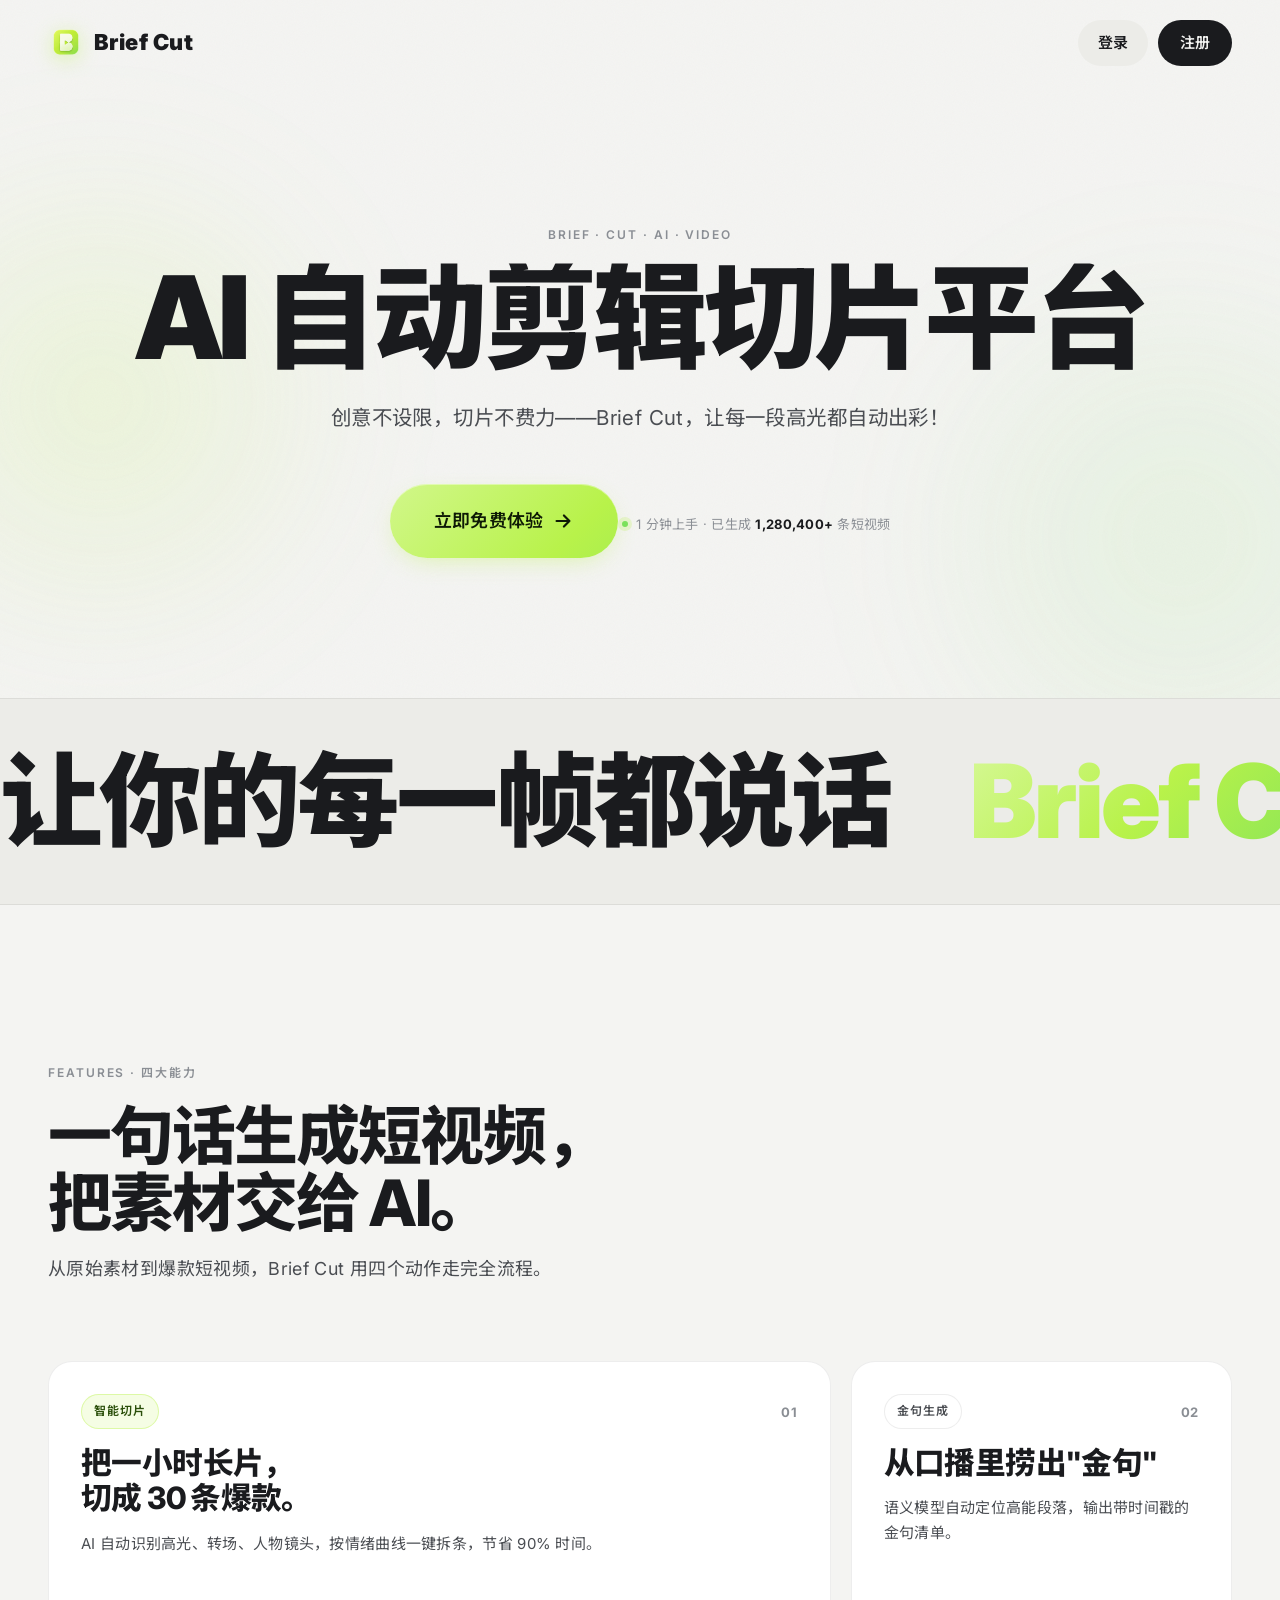
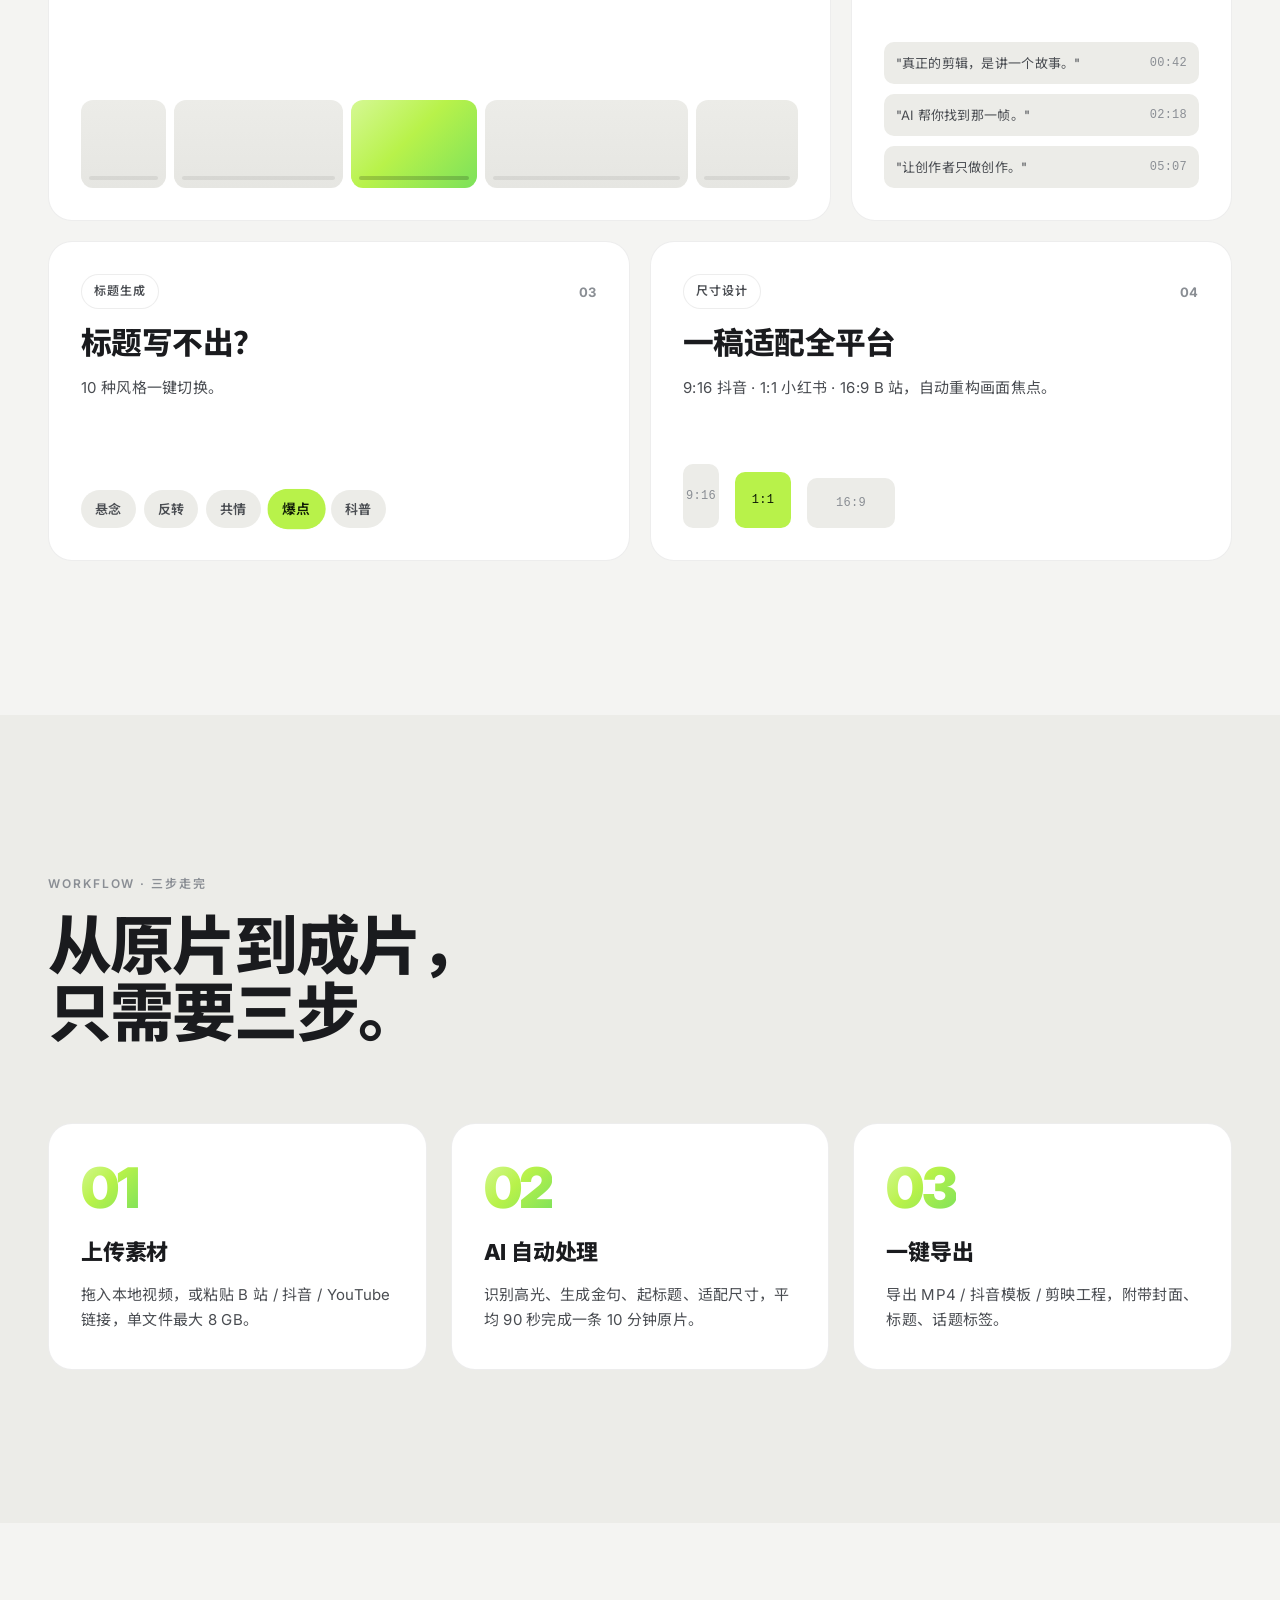
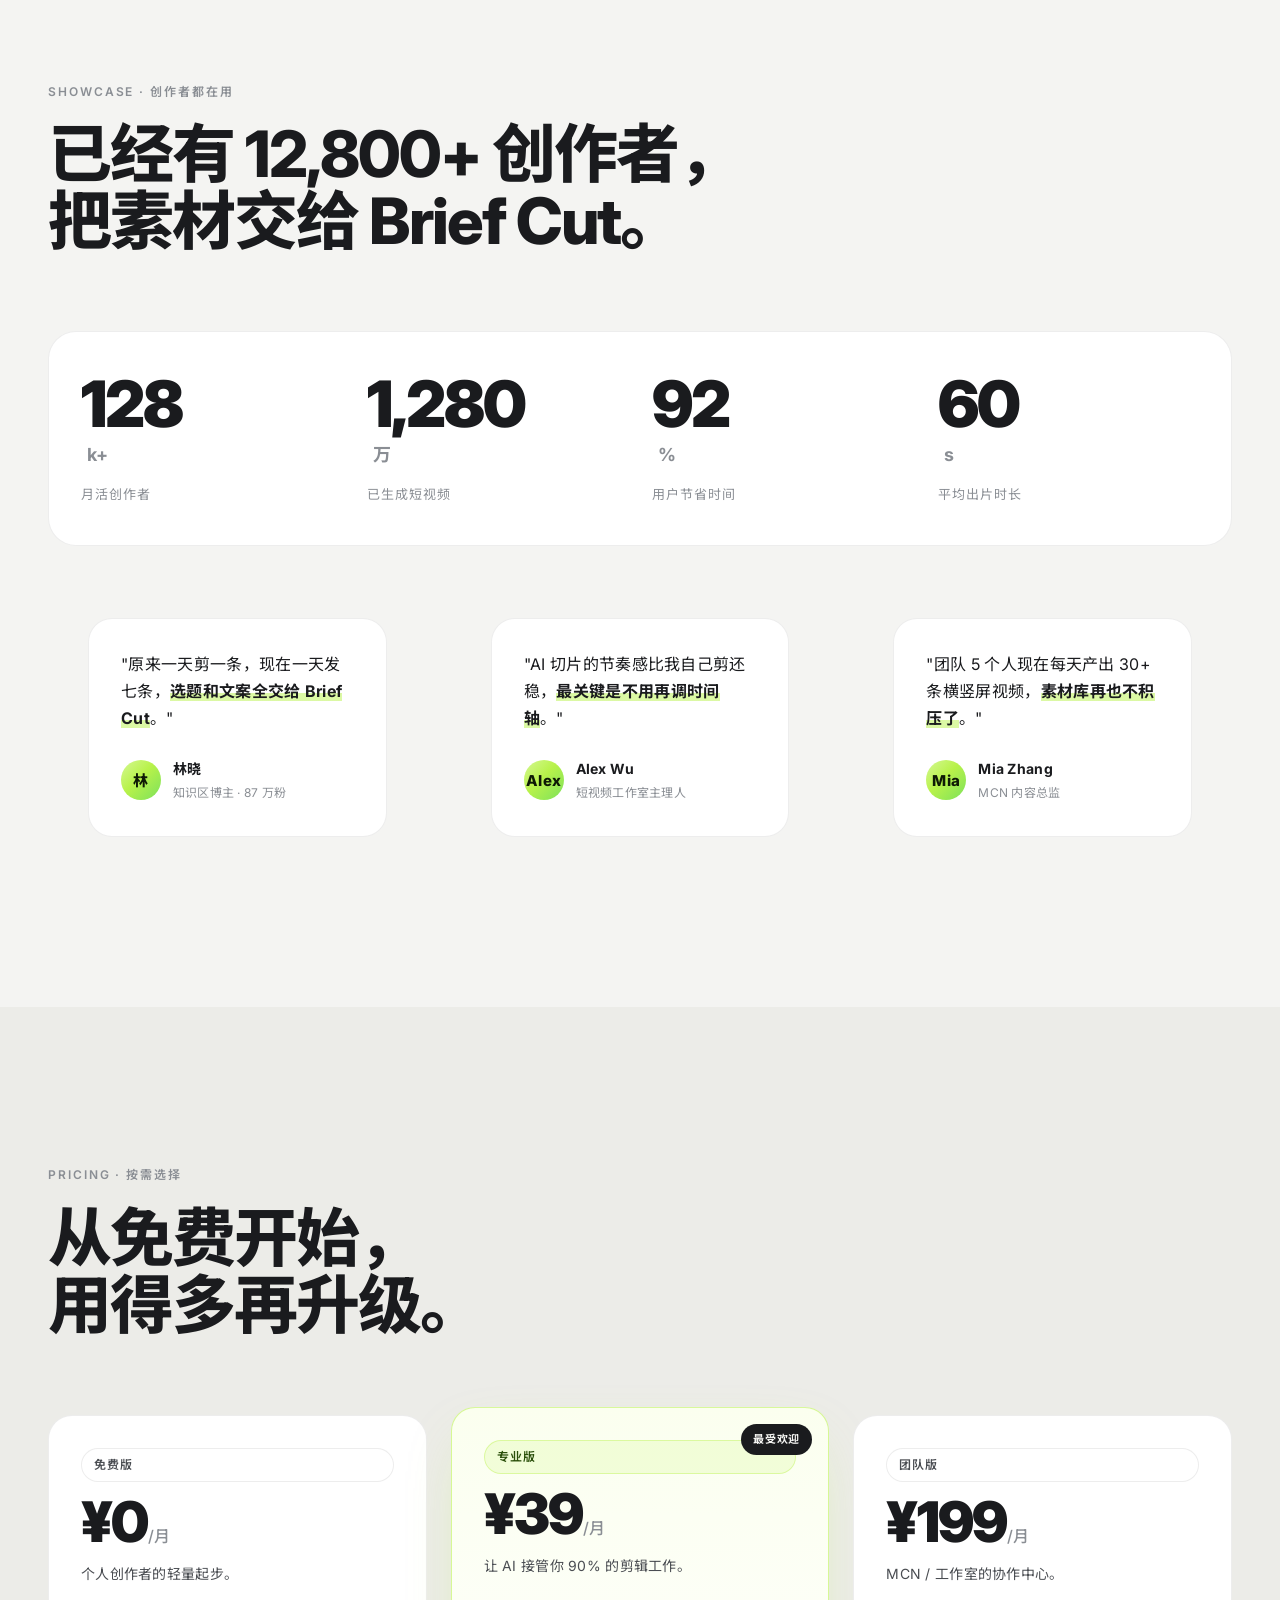
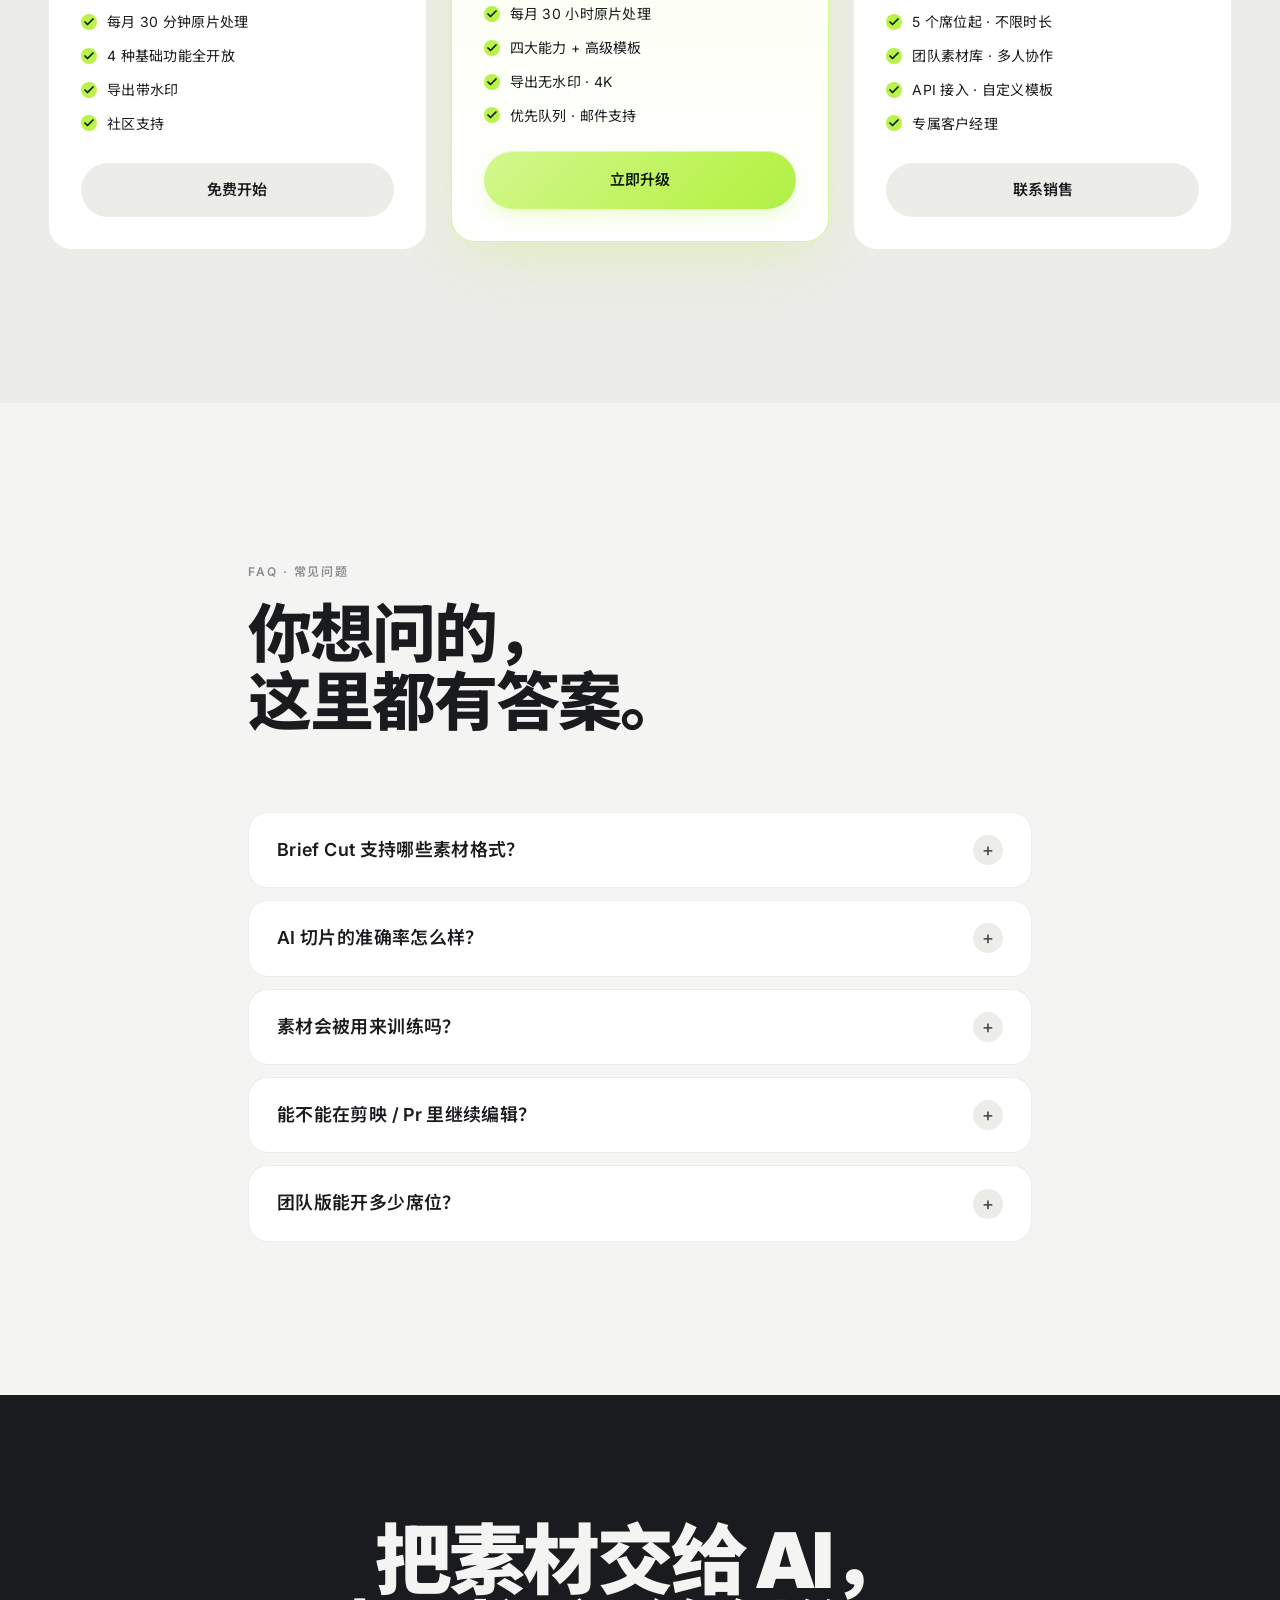
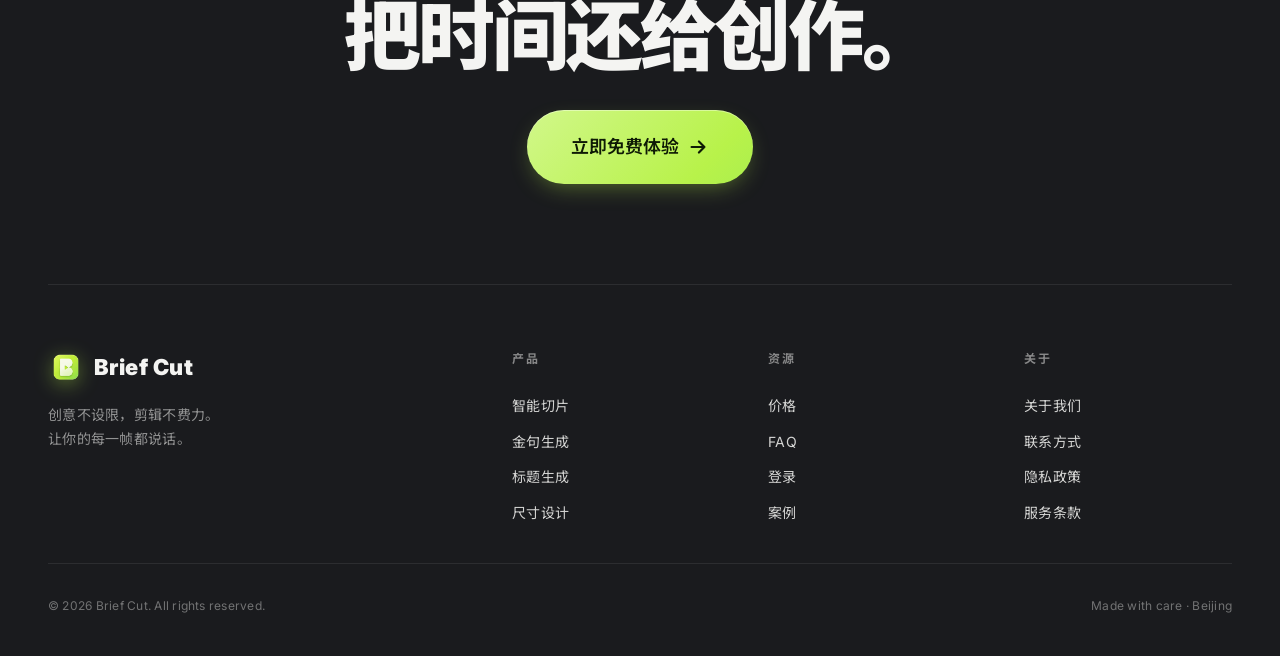
<file: video-slicer/landing/index.html>
<!doctype html>
<html lang="zh-CN">
<head>
<meta charset="UTF-8" />
<meta name="viewport" content="width=device-width, initial-scale=1, viewport-fit=cover" />
<meta name="theme-color" content="#F4F4F2" />
<title>Brief Cut — AI 自动剪辑切片平台</title>
<meta name="description" content="创意不设限，切片不费力——Brief Cut，让每一段高光都自动出彩！" />
<link rel="preconnect" href="https://fonts.googleapis.com" />
<link rel="preconnect" href="https://fonts.gstatic.com" crossorigin />
<link rel="stylesheet" href="https://fonts.googleapis.com/css2?family=Inter:wght@400;500;600;700;800;900&family=Noto+Sans+SC:wght@400;500;700;900&display=swap" />
<style>
/* =========================================================
   Brief Cut — styles.css
   Strictly follows DESIGN.md tokens & rules.
   ========================================================= */

/* ---------- 1. Tokens ---------- */
:root {
  --bg:            #F4F4F2;
  --surface:       #FFFFFF;
  --surface-alt:   #ECECE8;
  --surface-hover: #E6E6E2;
  --surface-dark:  #1A1B1E;

  --border:        rgba(26, 27, 30, 0.08);
  --border-hover:  rgba(26, 27, 30, 0.16);
  --border-strong: rgba(26, 27, 30, 0.24);

  --text:           #1A1B1E;
  --text-secondary: #4A4D52;
  --text-tertiary:  #8A8E94;
  --text-on-dark:   #F4F4F2;
  --text-on-accent: #0E1A05;

  --accent:         #B8F24A;
  --accent-soft:    #D5F894;
  --accent-deep:    #7CE15B;
  --accent-hover:   #C8FF6B;
  --accent-tint:    #FBFFEF;          /* 极浅绿，用于 featured 卡片底 */
  --accent-text:    #2A4F0A;          /* 强调色上的深绿文字 */
  --surface-dark-hover: #2C2E32;      /* 深色按钮 hover */
  --logo-icon:     url('[data-uri]');
  --accent-gradient: linear-gradient(135deg, #D5F894 0%, #B8F24A 45%, #7CE15B 100%);

  --bg-rgb:        244, 244, 242;
  --text-rgb:      26, 27, 30;
  --accent-rgb:    184, 242, 74;

  --success: #34C759;
  --error:   #FF453A;
  --warning: #FFB020;

  --font-sans: 'Inter', 'Noto Sans SC', -apple-system, 'PingFang SC', 'Microsoft YaHei', sans-serif;
  --font-display: 'Inter', 'Noto Sans SC', -apple-system, 'PingFang SC', sans-serif;
  --font-mono: ui-monospace, 'SF Mono', 'JetBrains Mono', monospace;

  --s-1: 4px;  --s-2: 8px;  --s-3: 12px; --s-4: 16px; --s-5: 24px;
  --s-6: 32px; --s-7: 48px; --s-8: 64px; --s-9: 96px; --s-10: 128px;

  --ease-out: cubic-bezier(.2,.8,.2,1);
}

/* ---------- 2. Reset / base ---------- */
*,*::before,*::after { box-sizing: border-box; }
html, body { margin: 0; padding: 0; }
html { -webkit-text-size-adjust: 100%; scroll-behavior: smooth; }

body {
  font-family: var(--font-sans);
  font-size: 16px;
  line-height: 1.7;
  color: var(--text);
  background: var(--bg);
  -webkit-font-smoothing: antialiased;
  text-rendering: optimizeLegibility;
  min-height: 100vh;
  position: relative;
  overflow-x: hidden;
}

:lang(zh-CN), [lang="zh-CN"] { letter-spacing: 0.02em; }

img, svg { display: block; max-width: 100%; }
button { font: inherit; color: inherit; background: none; border: none; padding: 0; cursor: pointer; }
a { color: inherit; text-decoration: none; }
ul, ol { margin: 0; padding: 0; list-style: none; }
h1,h2,h3,h4 { margin: 0; font-family: var(--font-display); }
p { margin: 0; }

/* Grain noise — atmosphere layer */
body::before {
  content: '';
  position: fixed; inset: 0;
  pointer-events: none;
  z-index: 0;
  opacity: .035;
  background-image: url("data:image/svg+xml;utf8,<svg xmlns='http://www.w3.org/2000/svg' width='160' height='160'><filter id='n'><feTurbulence type='fractalNoise' baseFrequency='0.9' numOctaves='2'/></filter><rect width='100%25' height='100%25' filter='url(%23n)'/></svg>");
  mix-blend-mode: multiply;
}

/* Page routes */
.page { position: relative; z-index: 1; }
.page[hidden] { display: none; }

/* ---------- 3. Container ---------- */
.container {
  max-width: 1280px;
  margin: 0 auto;
  padding: 0 clamp(20px, 4vw, 48px);
}
.container-narrow { max-width: 880px; }

/* ---------- 4. Typography helpers ---------- */
.eyebrow {
  display: inline-block;
  font-size: 12px;
  font-weight: 600;
  letter-spacing: 0.16em;
  text-transform: uppercase;
  color: var(--text-tertiary);
  padding-bottom: 18px;
}
.section-h2 {
  font-size: clamp(36px, 5vw, 72px);
  font-weight: 800;
  line-height: 1.05;
  letter-spacing: -0.03em;
}
.section-sub {
  margin-top: 18px;
  font-size: clamp(16px, 1.4vw, 20px);
  color: var(--text-secondary);
  max-width: 640px;
}
.section { padding: clamp(80px, 12vw, 160px) 0; }
.section-alt { background: var(--surface-alt); }
.section-head { margin-bottom: clamp(40px, 6vw, 80px); }

/* ---------- 5. Buttons ---------- */
.btn {
  display: inline-flex;
  align-items: center;
  justify-content: center;
  gap: 8px;
  font-family: var(--font-sans);
  font-size: 15px;
  font-weight: 600;
  letter-spacing: -0.005em;
  border-radius: 999px;
  cursor: pointer;
  transition: transform .2s var(--ease-out),
              box-shadow .25s ease,
              background .25s ease,
              color .2s ease,
              border-color .2s ease;
  white-space: nowrap;
  text-decoration: none;
  user-select: none;
}

.btn-primary {
  padding: 22px 44px;
  font-size: clamp(16px, 1.4vw, 20px);
  color: var(--text-on-accent);
  background: var(--accent-gradient);
  background-size: 200% 200%;
  background-position: 0% 50%;
  box-shadow: 0 8px 24px -8px rgba(var(--accent-rgb), .45),
              inset 0 1px 0 rgba(255,255,255,.4);
  animation: gradientFlow 6s linear infinite;
}
.btn-primary:hover {
  background-position: 100% 50%;
  transform: translateY(-2px);
  box-shadow: 0 16px 36px -10px rgba(var(--accent-rgb), .6),
              inset 0 1px 0 rgba(255,255,255,.5);
}
.btn-primary:active { transform: translateY(0); }
.btn-primary:focus-visible {
  outline: 3px solid rgba(var(--accent-rgb), .6);
  outline-offset: 4px;
}

.btn-secondary {
  padding: 10px 20px;
  color: var(--text);
  background: var(--surface-alt);
}
.btn-secondary:hover { background: var(--surface-hover); }
.btn-secondary:focus-visible { outline: 2px solid var(--border-strong); outline-offset: 2px; }

.btn-dark {
  padding: 10px 22px;
  color: var(--text-on-dark);
  background: var(--surface-dark);
}
.btn-dark:hover { background: var(--surface-dark-hover); transform: translateY(-1px); }
.btn-dark:focus-visible { outline: 2px solid var(--accent); outline-offset: 2px; }

@keyframes gradientFlow {
  0%   { background-position: 0% 50%; }
  50%  { background-position: 100% 50%; }
  100% { background-position: 0% 50%; }
}

/* ---------- 6. Nav ---------- */
.nav {
  position: fixed; top: 0; left: 0; right: 0;
  z-index: 100;
  padding: 20px clamp(20px, 4vw, 48px);
  display: flex; align-items: center; justify-content: space-between;
  background: transparent;
  transition: background .3s ease, backdrop-filter .3s ease,
              border-color .3s ease, padding .3s ease;
  border-bottom: 1px solid transparent;
}
.nav.is-scrolled {
  padding: 14px clamp(20px, 4vw, 48px);
  background: rgba(var(--bg-rgb), .82);
  backdrop-filter: blur(12px);
  -webkit-backdrop-filter: blur(12px);
  border-bottom-color: var(--border);
}
.nav-brand {
  font-family: var(--font-display);
  font-weight: 900;
  font-size: 22px;
  letter-spacing: -0.03em;
  color: var(--text);
  display: flex; align-items: center; gap: 10px;
}
.nav-brand .dot {
  width: 36px; height: 36px;
  background: var(--logo-icon) center/contain no-repeat;
  filter: drop-shadow(0 4px 10px rgba(var(--accent-rgb), .4));
  flex-shrink: 0;
}
.nav-actions { display: flex; gap: 10px; align-items: center; }

/* ---------- 7. Hero ---------- */
.hero {
  position: relative;
  padding: clamp(140px, 18vw, 220px) 0 clamp(80px, 12vw, 140px);
  text-align: center;
  overflow: hidden;
}
.hero-inner { position: relative; z-index: 2; }
.hero-eyebrow {
  opacity: 0;
  letter-spacing: 0;
  animation: eyebrowSpread 1s ease .05s forwards;
}
@keyframes eyebrowSpread {
  to { opacity: 1; letter-spacing: 0.16em; }
}
.hero-h1 {
  font-size: clamp(56px, 9vw, 144px);
  font-weight: 900;
  line-height: 0.95;
  letter-spacing: -0.04em;
  color: var(--text);
  clip-path: inset(0 100% 0 0);
  animation: heroReveal 1.1s var(--ease-out) .15s forwards;
}
@keyframes heroReveal {
  to { clip-path: inset(0 0% 0 0); }
}
.hero-sub {
  margin-top: 28px;
  font-size: clamp(16px, 1.6vw, 22px);
  color: var(--text-secondary);
  max-width: 720px;
  margin-left: auto; margin-right: auto;
  opacity: 0; transform: translateY(16px);
  animation: fadeUp .7s ease .9s forwards;
}
.hero-cta {
  margin-top: 48px;
  opacity: 0; transform: translateY(16px);
  animation: fadeUp .7s ease 1.15s forwards, gradientFlow 6s linear infinite 1.85s;
}
@keyframes fadeUp { to { opacity: 1; transform: translateY(0); } }

.hero-meta {
  margin-top: 36px;
  font-size: 13px;
  color: var(--text-tertiary);
  display: inline-flex; align-items: center; gap: 8px;
  opacity: 0;
  animation: fadeUp .7s ease 1.4s forwards;
}
.hero-meta strong { color: var(--text); font-weight: 700; }
.meta-dot {
  width: 6px; height: 6px; border-radius: 50%;
  background: var(--accent-deep);
  box-shadow: 0 0 0 4px rgba(var(--accent-rgb), .22);
  animation: pulse 2.4s ease-in-out infinite;
}
@keyframes pulse {
  0%,100% { box-shadow: 0 0 0 4px rgba(var(--accent-rgb), .22); }
  50%     { box-shadow: 0 0 0 8px rgba(var(--accent-rgb), 0);   }
}

.hero-bg { position: absolute; inset: 0; z-index: 1; pointer-events: none; }
.hero-blob {
  position: absolute;
  border-radius: 50%;
  filter: blur(80px);
  opacity: .55;
}
.blob-1 {
  width: 520px; height: 520px;
  left: -160px; top: 20%;
  background: radial-gradient(circle, rgba(var(--accent-rgb), .35), transparent 70%);
}
.blob-2 {
  width: 600px; height: 600px;
  right: -200px; bottom: -20%;
  background: radial-gradient(circle, rgba(124, 225, 91, .25), transparent 70%);
}

/* ---------- 8. Marquee ---------- */
.marquee {
  overflow: hidden;
  border-block: 1px solid var(--border);
  padding-block: clamp(28px, 4vw, 56px);
  background: var(--surface-alt);
}
.marquee-track {
  display: flex; gap: 80px;
  white-space: nowrap;
  animation: marquee 36s linear infinite;
  will-change: transform;
  width: max-content;
}
.marquee:hover .marquee-track { animation-play-state: paused; }
.marquee-item {
  font-family: var(--font-display);
  font-size: clamp(48px, 8vw, 120px);
  font-weight: 900;
  letter-spacing: -0.03em;
  line-height: 1;
  color: var(--text);
}
.marquee-item.is-accent {
  background: var(--accent-gradient);
  -webkit-background-clip: text; background-clip: text;
  color: transparent;
}
@keyframes marquee {
  from { transform: translateX(0); }
  to   { transform: translateX(-50%); }
}

/* ---------- 9. Reveal helpers ---------- */
[data-reveal] {
  opacity: 0; transform: translateY(28px);
  transition: opacity .8s var(--ease-out), transform .8s var(--ease-out);
}
[data-reveal].is-in { opacity: 1; transform: translateY(0); }
[data-reveal][data-delay="1"].is-in { transition-delay: .08s; }
[data-reveal][data-delay="2"].is-in { transition-delay: .16s; }
[data-reveal][data-delay="3"].is-in { transition-delay: .24s; }
[data-reveal][data-delay="4"].is-in { transition-delay: .32s; }

.h2-reveal {
  letter-spacing: 0.04em;
}
.h2-reveal.is-in {
  letter-spacing: -0.03em;
  transition: opacity .9s var(--ease-out),
              letter-spacing .9s var(--ease-out),
              transform .9s var(--ease-out);
}

/* ---------- 10. Tags ---------- */
.tag {
  display: inline-flex; align-items: center; gap: 6px;
  padding: 6px 12px;
  border-radius: 999px;
  background: var(--surface);
  border: 1px solid var(--border);
  font-size: 12px; font-weight: 600;
  letter-spacing: 0.08em; text-transform: uppercase;
  color: var(--text-secondary);
}
.tag-accent {
  background: rgba(var(--accent-rgb), .15);
  border-color: rgba(var(--accent-rgb), .4);
  color: var(--accent-text);
}

/* ---------- 11. Cards (generic + spotlight) ---------- */
.card {
  background: var(--surface);
  border: 1px solid var(--border);
  border-radius: 24px;
  padding: 32px;
  transition: transform .3s var(--ease-out),
              border-color .25s ease,
              box-shadow .3s ease;
  position: relative;
  overflow: hidden;
}
.card:hover {
  transform: translateY(-4px);
  border-color: var(--border-hover);
  box-shadow: 0 24px 48px -16px rgba(var(--text-rgb), .12);
}
.card:focus-within {
  border-color: var(--accent);
  box-shadow: 0 0 0 3px rgba(var(--accent-rgb), .25);
}
.card-spotlight { --mx: 50%; --my: 50%; }
.card-spotlight::before {
  content: '';
  position: absolute; inset: 0;
  background: radial-gradient(420px circle at var(--mx) var(--my),
                              rgba(var(--accent-rgb), .22), transparent 60%);
  opacity: 0;
  transition: opacity .35s ease;
  pointer-events: none;
}
.card-spotlight:hover::before { opacity: 1; }

/* ---------- 12. Bento ---------- */
.grid-bento {
  display: grid;
  grid-template-columns: repeat(6, 1fr);
  grid-auto-rows: minmax(220px, auto);
  gap: 20px;
}
.bento { display: flex; flex-direction: column; gap: 16px; min-height: 320px; }
.bento-head { display: flex; align-items: center; justify-content: space-between; }
.bento-num {
  font-family: var(--font-display);
  font-size: 13px;
  font-weight: 700;
  color: var(--text-tertiary);
  letter-spacing: 0.05em;
}
.bento-title {
  font-size: clamp(22px, 2.4vw, 32px);
  font-weight: 800;
  letter-spacing: -0.02em;
  line-height: 1.15;
}
.bento-desc {
  font-size: 15px;
  color: var(--text-secondary);
  line-height: 1.65;
}

.bento-1 { grid-column: span 4; grid-row: span 2; }
.bento-2 { grid-column: span 2; grid-row: span 2; }
.bento-3 { grid-column: span 3; }
.bento-4 { grid-column: span 3; }

/* Bento viz – clips bar */
.bento-viz {
  margin-top: auto;
  display: grid; grid-template-columns: 1fr 2fr 1.5fr 2.4fr 1.2fr;
  gap: 8px;
  height: 88px;
}
.bento-viz .clip {
  border-radius: 12px;
  background: linear-gradient(180deg, var(--surface-alt), var(--surface-hover));
  position: relative; overflow: hidden;
}
.bento-viz .clip::after {
  content: '';
  position: absolute; left: 8px; right: 8px; bottom: 8px; height: 4px;
  border-radius: 99px;
  background: var(--border);
}
.bento-viz .clip-c { background: var(--accent-gradient); }
.bento-viz .clip-c::after { background: rgba(0,0,0,.18); }

/* quote list */
.quote-list { margin-top: auto; display: flex; flex-direction: column; gap: 10px; }
.quote-list li {
  display: flex; justify-content: space-between; align-items: center; gap: 12px;
  padding: 10px 12px;
  border-radius: 10px;
  background: var(--surface-alt);
  font-size: 13px; color: var(--text-secondary);
}
.quote-list li span {
  font-family: var(--font-mono);
  font-size: 12px;
  color: var(--text-tertiary);
}

/* title chips */
.title-chips { margin-top: auto; display: flex; flex-wrap: wrap; gap: 8px; }
.title-chips span {
  padding: 8px 14px;
  border-radius: 999px;
  background: var(--surface-alt);
  font-size: 13px; font-weight: 600;
  color: var(--text-secondary);
  transition: background .2s, color .2s, transform .2s;
}
.title-chips span.active {
  background: var(--accent);
  color: var(--text-on-accent);
  transform: scale(1.06);
}

/* ratios */
.ratio-row { margin-top: auto; display: flex; gap: 16px; align-items: flex-end; }
.ratio {
  display: grid; place-items: center;
  background: var(--surface-alt);
  border-radius: 10px;
  position: relative;
  color: var(--text-tertiary);
  font-family: var(--font-mono);
  font-size: 12px;
}
.ratio em { font-style: normal; }
.r-9-16  { width: 36px; height: 64px; }
.r-1-1   { width: 56px; height: 56px; background: var(--accent); color: var(--text-on-accent); }
.r-16-9  { width: 88px; height: 50px; }

/* ---------- 13. Workflow ---------- */
.workflow-list {
  display: grid;
  grid-template-columns: repeat(3, 1fr);
  gap: 24px;
  counter-reset: step;
}
.workflow-step {
  background: var(--surface);
  border: 1px solid var(--border);
  border-radius: 24px;
  padding: 36px 32px;
  transition: transform .3s var(--ease-out), border-color .25s, box-shadow .3s;
}
.workflow-step:hover {
  transform: translateY(-4px);
  border-color: var(--border-hover);
  box-shadow: 0 24px 48px -16px rgba(var(--text-rgb), .12);
}
.workflow-step .step-num {
  display: inline-block;
  font-family: var(--font-display);
  font-size: 56px;
  font-weight: 900;
  letter-spacing: -0.04em;
  line-height: 1;
  background: var(--accent-gradient);
  -webkit-background-clip: text; background-clip: text;
  color: transparent;
  margin-bottom: 18px;
}
.workflow-step h3 {
  font-size: 22px;
  font-weight: 800;
  letter-spacing: -0.01em;
  margin-bottom: 10px;
}
.workflow-step p { color: var(--text-secondary); font-size: 15px; line-height: 1.7; }

/* ---------- 14. Stats + Testimonial ---------- */
.stats {
  display: grid;
  grid-template-columns: repeat(4, 1fr);
  gap: 24px;
  padding: 40px 32px;
  background: var(--surface);
  border: 1px solid var(--border);
  border-radius: 28px;
  margin-bottom: 56px;
}
.stat { display: flex; flex-direction: column; gap: 4px; align-items: flex-start; }
.stat-num {
  font-family: var(--font-display);
  font-size: clamp(40px, 5vw, 64px);
  font-weight: 900;
  letter-spacing: -0.03em;
  line-height: 1;
}
.stat-unit {
  display: inline-block;
  margin-left: 6px;
  font-size: 18px; font-weight: 700; color: var(--text-tertiary);
}
.stat-label {
  margin-top: 8px;
  font-size: 13px;
  color: var(--text-tertiary);
  letter-spacing: 0.08em;
  text-transform: uppercase;
}

.testimonial-row {
  display: grid;
  grid-template-columns: repeat(3, 1fr);
  gap: 24px;
}
.testimonial blockquote {
  margin: 0;
  font-size: 16px;
  line-height: 1.7;
  color: var(--text);
}
.testimonial blockquote strong { background: linear-gradient(transparent 60%, rgba(var(--accent-rgb), .5) 60%); font-weight: 700; }
.testimonial figcaption {
  margin-top: 24px;
  display: flex; align-items: center; gap: 12px;
  font-size: 14px; color: var(--text-secondary);
}
.testimonial figcaption b { color: var(--text); font-weight: 700; display: block; }
.testimonial figcaption span { font-size: 12px; color: var(--text-tertiary); }
.testimonial .avatar {
  width: 40px; height: 40px;
  border-radius: 50%;
  display: grid; place-items: center;
  background: var(--accent-gradient);
  color: var(--text-on-accent);
  font-weight: 800;
  font-size: 15px;
  flex-shrink: 0;
}

/* ---------- 15. Pricing ---------- */
.pricing-grid {
  display: grid;
  grid-template-columns: repeat(3, 1fr);
  gap: 24px;
  align-items: stretch;
}
.price-card {
  display: flex; flex-direction: column; gap: 24px;
}
.price-card.is-featured {
  border-color: rgba(var(--accent-rgb), .55);
  background: linear-gradient(180deg, var(--accent-tint), var(--surface));
  position: relative;
  transform: translateY(-8px);
  box-shadow: 0 24px 60px -20px rgba(var(--accent-rgb), .35);
}
.price-card .ribbon {
  position: absolute; top: 16px; right: 16px;
  padding: 6px 12px;
  border-radius: 999px;
  background: var(--surface-dark);
  color: var(--text-on-dark);
  font-size: 11px; font-weight: 700;
  letter-spacing: 0.08em; text-transform: uppercase;
}
.price-head { display: flex; flex-direction: column; gap: 12px; }
.price-num {
  font-family: var(--font-display);
  font-size: clamp(40px, 4.4vw, 56px);
  font-weight: 900;
  letter-spacing: -0.03em;
  line-height: 1;
}
.price-num small {
  font-size: 16px;
  font-weight: 500;
  color: var(--text-tertiary);
  letter-spacing: 0;
}
.price-desc { color: var(--text-secondary); font-size: 14px; }
.price-list {
  display: flex; flex-direction: column; gap: 10px;
  flex: 1;
}
.price-list li {
  display: flex; align-items: center; gap: 10px;
  font-size: 14px;
  color: var(--text);
}
.price-list li::before {
  content: '';
  width: 16px; height: 16px;
  border-radius: 50%;
  background: var(--accent) url("data:image/svg+xml;utf8,<svg xmlns='http://www.w3.org/2000/svg' viewBox='0 0 24 24' fill='none' stroke='%230E1A05' stroke-width='3.5' stroke-linecap='round' stroke-linejoin='round'><polyline points='20 6 9 17 4 12'/></svg>") center/12px no-repeat;
  flex-shrink: 0;
}
.price-cta { align-self: stretch; justify-content: center; }
.price-card .btn-secondary { padding: 14px 24px; }
.price-card .btn-primary { padding: 16px 24px; font-size: 15px; }

/* ---------- 16. FAQ ---------- */
.faq-list { display: flex; flex-direction: column; gap: 12px; }
.faq-item {
  background: var(--surface);
  border: 1px solid var(--border);
  border-radius: 20px;
  padding: 22px 28px;
  transition: border-color .2s, box-shadow .3s;
}
.faq-item:hover { border-color: var(--border-hover); }
.faq-item[open] { box-shadow: 0 24px 48px -24px rgba(var(--text-rgb), .12); }
.faq-item summary {
  list-style: none;
  display: flex; justify-content: space-between; align-items: center;
  gap: 16px;
  font-size: clamp(16px, 1.4vw, 18px);
  font-weight: 600;
  color: var(--text);
  cursor: pointer;
}
.faq-item summary::-webkit-details-marker { display: none; }
.faq-icon {
  width: 30px; height: 30px;
  border-radius: 50%;
  background: var(--surface-alt);
  display: grid; place-items: center;
  font-size: 18px; font-weight: 500;
  line-height: 1;
  transition: transform .25s, background .25s, color .25s;
  color: var(--text-secondary);
}
.faq-item[open] .faq-icon {
  transform: rotate(45deg);
  background: var(--accent);
  color: var(--text-on-accent);
}
.faq-item p {
  margin-top: 14px;
  color: var(--text-secondary);
  font-size: 15px;
  line-height: 1.75;
}

/* ---------- 17. Footer ---------- */
.footer {
  position: relative;
  background: var(--surface-dark);
  color: var(--text-on-dark);
  padding: clamp(80px, 10vw, 140px) 0 40px;
}
.footer-cta {
  display: flex; flex-direction: column; align-items: center; text-align: center;
  gap: 36px;
  padding-bottom: clamp(60px, 8vw, 100px);
  border-bottom: 1px solid rgba(255,255,255,.08);
}
.footer-h2 {
  font-family: var(--font-display);
  font-size: clamp(40px, 6vw, 88px);
  font-weight: 900;
  line-height: 0.98;
  letter-spacing: -0.04em;
  color: var(--text-on-dark);
}
.footer-grid {
  display: grid;
  grid-template-columns: 2fr 1fr 1fr 1fr;
  gap: 48px;
  padding: 64px 0 32px;
}
.footer-brand p { color: rgba(244,244,242,.55); font-size: 14px; line-height: 1.7; margin-top: 16px; }
.footer-col h4 {
  font-size: 12px;
  font-weight: 700;
  letter-spacing: 0.16em;
  text-transform: uppercase;
  color: rgba(244,244,242,.5);
  margin-bottom: 18px;
}
.footer-col a {
  display: block;
  font-size: 14px;
  padding: 6px 0;
  color: rgba(244,244,242,.85);
  transition: color .2s, transform .2s;
}
.footer-col a:hover { color: var(--accent); transform: translateX(3px); }
.footer-bottom {
  display: flex; justify-content: space-between; flex-wrap: wrap; gap: 8px;
  padding-top: 32px;
  border-top: 1px solid rgba(255,255,255,.08);
  font-size: 12px;
  color: rgba(244,244,242,.4);
}

/* ============================================================
   WORKSPACE (#/app)
   ============================================================ */
#page-workspace {
  padding: 20px;
  min-height: 100vh;
}
.workspace-grid {
  display: grid;
  grid-template-columns: 240px 1fr;
  gap: 32px;
  min-height: calc(100vh - 40px);
}

/* Sidebar */
.sidebar {
  background: var(--surface-alt);
  border-radius: 28px;
  padding: 20px;
  display: flex; flex-direction: column; gap: 6px;
  height: calc(100vh - 40px);
  position: sticky; top: 20px;
}
.sidebar-user {
  display: flex; align-items: center; gap: 12px;
  padding: 10px;
  margin-bottom: 12px;
}
.sidebar-user .avatar {
  width: 40px; height: 40px;
  background: var(--logo-icon) center/contain no-repeat;
  filter: drop-shadow(0 2px 6px rgba(var(--accent-rgb), .35));
  flex-shrink: 0;
}
.sidebar-user-meta { display: flex; flex-direction: column; line-height: 1.25; }
.sidebar-user-meta b { font-weight: 700; color: var(--text); font-size: 15px; }
.sidebar-user-meta span { font-size: 12px; color: var(--text-tertiary); }

.sidebar-item {
  display: flex; align-items: center; gap: 12px;
  padding: 12px 16px;
  border-radius: 999px;
  font-size: 15px; font-weight: 500;
  color: var(--text-secondary);
  text-align: left;
  transition: background .2s, color .2s, transform .2s;
}
.sidebar-item:hover { background: var(--surface); color: var(--text); }
.sidebar-item.is-active {
  background: var(--surface);
  color: var(--text);
  font-weight: 600;
  box-shadow: 0 1px 0 var(--border), 0 8px 16px -10px rgba(var(--text-rgb),.1);
}
.sidebar-item .bullet {
  width: 10px; height: 10px;
  border-radius: 50%;
  background: var(--text-tertiary);
  transition: background .2s, transform .2s;
}
.sidebar-item.is-active .bullet { background: var(--accent); }
.sidebar-foot { margin-top: auto; padding: 12px 14px; }

/* Workspace main */
.workspace-main {
  display: flex; flex-direction: column; gap: 28px;
  min-width: 0;
}
.workspace-top {
  display: flex; justify-content: space-between; align-items: center;
  padding: 4px 4px 0;
}
.workspace-crumb {
  font-family: var(--font-display);
  font-size: 14px;
  font-weight: 600;
  color: var(--text-tertiary);
  letter-spacing: 0.06em;
  text-transform: uppercase;
}
.workspace-tools { display: flex; gap: 10px; }

.icon-btn {
  width: 40px; height: 40px;
  border-radius: 50%;
  background: var(--surface);
  border: 1px solid var(--border);
  display: grid; place-items: center;
  color: var(--text-secondary);
  transition: background .2s, color .2s, border-color .2s, transform .2s;
}
.icon-btn:hover {
  background: var(--surface);
  color: var(--text);
  border-color: var(--border-hover);
  transform: translateY(-1px);
}
.icon-btn:focus-visible { outline: 2px solid var(--accent); outline-offset: 2px; }

/* Create CTA */
.create-cta {
  display: flex; align-items: center; justify-content: center; gap: 28px;
  width: 100%;
  padding: clamp(40px, 6vw, 72px) clamp(28px, 4vw, 56px);
  background: var(--surface-alt);
  border: 1px solid var(--border);
  border-radius: 32px;
  cursor: pointer;
  transition: transform .3s var(--ease-out),
              background .25s, border-color .25s, box-shadow .3s;
  text-align: left;
}
.create-cta:hover {
  transform: translateY(-3px);
  background: var(--surface);
  border-color: rgba(var(--accent-rgb), .5);
  box-shadow: 0 24px 48px -20px rgba(var(--accent-rgb), .3);
}
.create-cta:focus-visible { outline: 3px solid rgba(var(--accent-rgb), .6); outline-offset: 4px; }
.create-cta .plus {
  width: 72px; height: 72px;
  border-radius: 20px;
  background: var(--surface);
  display: grid; place-items: center;
  color: var(--text);
  box-shadow: 0 8px 20px -8px rgba(var(--text-rgb), .15);
  transition: background .25s, transform .35s var(--ease-out), color .25s;
  flex-shrink: 0;
}
.create-cta:hover .plus {
  background: var(--accent);
  transform: rotate(90deg);
}
.create-cta .label {
  font-family: var(--font-display);
  font-size: clamp(28px, 3.4vw, 44px);
  font-weight: 800;
  letter-spacing: -0.02em;
  color: var(--text);
}

/* Feature row (workspace) */
.feature-row {
  display: grid;
  grid-template-columns: repeat(4, 1fr);
  gap: 24px;
  padding: 16px 0;
}
.feature-item {
  display: flex; flex-direction: column; align-items: center; gap: 16px;
  padding: 12px;
  border-radius: 20px;
  transition: background .2s;
}
.feature-item:hover { background: var(--surface-alt); }
.feature-item:focus-visible { outline: 2px solid var(--accent); outline-offset: 2px; }
.feature-circle {
  width: 96px; height: 96px;
  border-radius: 50%;
  background: var(--surface);
  border: 1px solid var(--border);
  display: grid; place-items: center;
  color: var(--text-secondary);
  transition: transform .25s var(--ease-out), background .2s, color .2s, border-color .2s, box-shadow .3s;
}
.feature-item:hover .feature-circle {
  transform: translateY(-3px) scale(1.04);
  background: var(--accent);
  border-color: var(--accent);
  color: var(--text-on-accent);
  box-shadow: 0 16px 32px -16px rgba(var(--accent-rgb), .5);
}
.feature-label {
  font-size: 14px;
  font-weight: 600;
  color: var(--text-secondary);
}
.feature-item:hover .feature-label { color: var(--text); }

/* Recent */
.recent { margin-top: 8px; }
.recent-head {
  display: flex; justify-content: space-between; align-items: baseline;
  margin-bottom: 18px;
}
.recent-head h3 {
  font-size: 18px; font-weight: 700; letter-spacing: -0.01em;
}
.recent-list {
  display: grid;
  grid-template-columns: repeat(auto-fill, minmax(220px, 1fr));
  gap: 16px;
}

/* History */
.history-head {
  display: flex; justify-content: space-between; align-items: flex-end;
  flex-wrap: wrap; gap: 20px;
  margin-top: 4px;
}
.history-title {
  font-family: var(--font-display);
  font-size: clamp(32px, 4vw, 48px);
  font-weight: 900;
  letter-spacing: -0.03em;
  line-height: 1;
  margin-bottom: 8px;
}
.history-sub { color: var(--text-secondary); font-size: 14px; }
.history-actions {
  display: flex; gap: 12px; align-items: center; flex-wrap: wrap;
}
.search {
  display: flex; align-items: center; gap: 8px;
  padding: 10px 14px;
  background: var(--surface);
  border: 1px solid var(--border);
  border-radius: 999px;
  color: var(--text-tertiary);
  transition: border-color .2s, box-shadow .2s;
}
.search:focus-within {
  border-color: var(--accent);
  box-shadow: 0 0 0 3px rgba(var(--accent-rgb), .22);
  color: var(--text);
}
.search input {
  border: none; outline: none; background: transparent;
  font: inherit; color: var(--text);
  min-width: 200px;
}
.search input::placeholder { color: var(--text-tertiary); }

.seg {
  display: inline-flex;
  padding: 4px;
  background: var(--surface);
  border: 1px solid var(--border);
  border-radius: 999px;
}
.seg-btn {
  padding: 8px 14px;
  border-radius: 999px;
  font-size: 13px; font-weight: 600;
  color: var(--text-secondary);
  transition: background .2s, color .2s;
}
.seg-btn:hover { color: var(--text); }
.seg-btn.is-active {
  background: var(--surface-dark);
  color: var(--text-on-dark);
}

/* History grid */
.history-grid {
  display: grid;
  grid-template-columns: repeat(auto-fill, minmax(260px, 1fr));
  gap: 20px;
  margin-top: 24px;
}
.work-card {
  position: relative;
  background: var(--surface);
  border: 1px solid var(--border);
  border-radius: 20px;
  overflow: hidden;
  display: flex; flex-direction: column;
  transition: transform .3s var(--ease-out), border-color .25s, box-shadow .3s;
}
.work-card:hover {
  transform: translateY(-4px);
  border-color: var(--border-hover);
  box-shadow: 0 24px 48px -20px rgba(var(--text-rgb), .12);
}
.work-thumb {
  aspect-ratio: 16 / 9;
  position: relative;
  overflow: hidden;
  background: linear-gradient(135deg, var(--surface-alt), var(--surface-hover));
}
.work-thumb::before {
  content: '';
  position: absolute; inset: 0;
  background:
    radial-gradient(circle at 30% 40%, rgba(var(--accent-rgb), .35), transparent 55%),
    radial-gradient(circle at 80% 70%, rgba(124, 225, 91, .25), transparent 55%);
}
.work-thumb .play {
  position: absolute; left: 50%; top: 50%;
  transform: translate(-50%, -50%);
  width: 48px; height: 48px;
  border-radius: 50%;
  background: rgba(26, 27, 30, .82);
  color: var(--text-on-dark);
  display: grid; place-items: center;
  backdrop-filter: blur(6px);
  transition: transform .25s, background .25s;
}
.work-card:hover .play { transform: translate(-50%, -50%) scale(1.08); background: var(--text); }
.work-thumb .duration {
  position: absolute; right: 10px; bottom: 10px;
  padding: 4px 8px;
  border-radius: 6px;
  background: rgba(26, 27, 30, .72);
  color: var(--text-on-dark);
  font-family: var(--font-mono);
  font-size: 11px;
}
.work-thumb .tag {
  position: absolute; left: 10px; top: 10px;
  background: rgba(255,255,255,.92);
}
.work-meta { padding: 16px 18px 18px; display: flex; flex-direction: column; gap: 6px; }
.work-meta h4 {
  font-size: 15px;
  font-weight: 700;
  letter-spacing: -0.01em;
  line-height: 1.35;
}
.work-meta .work-time { color: var(--text-tertiary); font-size: 12px; }

/* Empty state */
.history-empty {
  margin-top: 60px;
  display: flex; flex-direction: column; align-items: center; gap: 18px;
  padding: 80px 40px;
  background: var(--surface);
  border: 1px dashed var(--border-hover);
  border-radius: 28px;
  text-align: center;
}
.history-empty h3 {
  font-size: 22px; font-weight: 800; letter-spacing: -0.01em;
}
.history-empty p {
  color: var(--text-secondary);
  max-width: 360px;
  font-size: 14px;
}
.empty-illustration {
  position: relative;
  width: 180px; height: 110px;
  display: flex; align-items: center; justify-content: space-between;
  margin-bottom: 8px;
}
.empty-illustration .film {
  width: 46px; height: 80px;
  background: var(--surface-alt);
  border-radius: 10px;
  position: relative;
}
.empty-illustration .film::before,
.empty-illustration .film::after {
  content: '';
  position: absolute; left: 6px; right: 6px;
  height: 4px;
  background: var(--border);
  border-radius: 2px;
}
.empty-illustration .film::before { top: 8px; }
.empty-illustration .film::after  { bottom: 8px; }
.empty-illustration .film:nth-child(2) { transform: translateY(-6px); background: var(--accent); }
.empty-illustration .film:nth-child(2)::before,
.empty-illustration .film:nth-child(2)::after { background: rgba(0,0,0,.18); }
.empty-illustration .empty-cut {
  position: absolute; left: 50%; top: -10px; bottom: -10px;
  width: 2px; transform: translateX(-50%);
  background: var(--text);
  border-radius: 2px;
  animation: cutPulse 2.4s ease-in-out infinite;
}
@keyframes cutPulse {
  0%, 100% { transform: translateX(-50%) scaleY(.6); opacity: .35; }
  50%      { transform: translateX(-50%) scaleY(1);  opacity: .9;  }
}

/* drawer (mobile) */
.drawer-toggle {
  display: none;
  position: fixed; top: 18px; left: 18px;
  z-index: 60;
  width: 42px; height: 42px;
  border-radius: 50%;
  background: var(--surface);
  border: 1px solid var(--border);
  color: var(--text);
  align-items: center; justify-content: center;
  box-shadow: 0 6px 16px -8px rgba(var(--text-rgb), .15);
}
.drawer-mask {
  position: fixed; inset: 0;
  z-index: 40;
  background: rgba(0,0,0,.32);
  backdrop-filter: blur(2px);
  -webkit-backdrop-filter: blur(2px);
}

/* Toast */
.toast {
  position: fixed;
  left: 50%; bottom: 32px;
  transform: translate(-50%, 20px);
  z-index: 200;
  padding: 12px 20px;
  border-radius: 999px;
  background: var(--surface-dark);
  color: var(--text-on-dark);
  font-size: 14px; font-weight: 500;
  box-shadow: 0 20px 40px -12px rgba(0,0,0,.35);
  opacity: 0;
  transition: opacity .25s, transform .3s var(--ease-out);
  pointer-events: none;
}
.toast.is-show {
  opacity: 1;
  transform: translate(-50%, 0);
}

/* ============================================================
   Responsive
   ============================================================ */
@media (max-width: 1023px) {
  .nav { padding: 14px 20px; }
  .nav.is-scrolled { padding: 10px 20px; }
  .grid-bento { grid-template-columns: repeat(2, 1fr); grid-auto-rows: auto; }
  .grid-bento > * { grid-column: span 1 !important; grid-row: span 1 !important; min-height: 280px; }
  .workflow-list { grid-template-columns: 1fr; }
  .stats { grid-template-columns: repeat(2, 1fr); gap: 32px; padding: 32px; }
  .testimonial-row { grid-template-columns: 1fr; }
  .pricing-grid { grid-template-columns: 1fr; }
  .price-card.is-featured { transform: none; }
  .footer-grid { grid-template-columns: 1fr 1fr; gap: 32px; }

  /* Workspace as drawer */
  .workspace-grid { grid-template-columns: 1fr; gap: 16px; }
  .drawer-toggle { display: grid; }
  .sidebar {
    position: fixed; left: -280px; top: 0; bottom: 0;
    width: 260px; height: 100vh;
    border-radius: 0 28px 28px 0;
    z-index: 50;
    transition: left .35s var(--ease-out);
  }
  body.drawer-open .sidebar { left: 0; box-shadow: 0 40px 80px -20px rgba(0,0,0,.25); }
  body:not(.drawer-open) .drawer-mask { display: none; }
  .workspace-top { padding-top: 36px; }
  #page-workspace { padding: 16px; }
  .feature-row { grid-template-columns: repeat(2, 1fr); }
}

@media (max-width: 640px) {
  .container { padding: 0 20px; }
  .hero { padding: 120px 0 80px; }
  .hero-cta { width: 100%; }
  .btn-primary { width: 100%; padding: 18px 28px; }
  .nav-actions .btn-secondary { display: none; }
  .footer-grid { grid-template-columns: 1fr; }
  .footer-bottom { justify-content: center; text-align: center; }
  .create-cta { flex-direction: column; padding: 36px 20px; gap: 18px; text-align: center; }
  .create-cta .plus { width: 56px; height: 56px; }
  .feature-circle { width: 76px; height: 76px; }
  .history-actions { width: 100%; }
  .history-actions .search,
  .history-actions .seg { width: 100%; }
  .search input { width: 100%; }
  .seg { overflow-x: auto; flex-wrap: nowrap; }
}

@media (hover: none) {
  .card:hover,
  .work-card:hover,
  .workflow-step:hover,
  .feature-item:hover .feature-circle,
  .create-cta:hover,
  .btn-primary:hover,
  .btn-dark:hover {
    transform: none;
  }
}

/* ============================================================
   Reduced motion
   ============================================================ */
@media (prefers-reduced-motion: reduce) {
  *, *::before, *::after {
    animation-duration: .001ms !important;
    animation-iteration-count: 1 !important;
    transition-duration: .001ms !important;
  }
  .hero-h1 { clip-path: none; }
  .hero-eyebrow, .hero-sub, .hero-cta, .hero-meta { opacity: 1; transform: none; }
  .marquee-track { animation: none; }
  .btn-primary { animation: none; background-position: 0% 50%; }
  [data-reveal] { opacity: 1; transform: none; }
  .meta-dot { animation: none; }
  .empty-illustration .empty-cut { animation: none; }
}

</style>
</head>
<body>

<!-- ===================== LANDING (#/) ===================== -->
<main id="page-landing" class="page" data-route="/">

  <!-- NAV -->
  <header class="nav" id="nav">
    <a href="#/" class="nav-brand" aria-label="Brief Cut 首页">
      <span class="dot" aria-hidden="true"></span>
      <span>Brief Cut</span>
    </a>
    <nav class="nav-actions" aria-label="主要操作">
      <a class="btn btn-secondary" href="#/app" data-nav-login>登录</a>
      <a class="btn btn-dark" href="#/app" data-nav-register>注册</a>
    </nav>
  </header>

  <!-- HERO -->
  <section class="hero">
    <div class="container hero-inner">
      <span class="eyebrow hero-eyebrow">BRIEF&nbsp;·&nbsp;CUT&nbsp;·&nbsp;AI&nbsp;·&nbsp;VIDEO</span>
      <h1 class="hero-h1">AI&nbsp;自动剪辑切片平台</h1>
      <p class="hero-sub">创意不设限，切片不费力——Brief Cut，让每一段高光都自动出彩！</p>
      <a class="btn btn-primary hero-cta" href="#/app" aria-label="立即免费体验 Brief Cut">
        <span>立即免费体验</span>
        <svg width="22" height="22" viewBox="0 0 24 24" fill="none" aria-hidden="true">
          <path d="M5 12h14M13 6l6 6-6 6" stroke="currentColor" stroke-width="2.4" stroke-linecap="round" stroke-linejoin="round"/>
        </svg>
      </a>
      <div class="hero-meta">
        <span class="meta-dot"></span>
        <span>1 分钟上手 · 已生成 <strong>1,280,400+</strong> 条短视频</span>
      </div>
    </div>
    <div class="hero-bg" aria-hidden="true">
      <span class="hero-blob blob-1"></span>
      <span class="hero-blob blob-2"></span>
    </div>
  </section>

  <!-- MARQUEE / 宣言横滚带 -->
  <section class="marquee" aria-label="品牌宣言">
    <div class="marquee-track">
      <span class="marquee-item">让你的每一帧都说话</span>
      <span class="marquee-item is-accent">Brief&nbsp;Cut</span>
      <span class="marquee-item">创意不设限</span>
      <span class="marquee-item is-accent">AI&nbsp;Cut&nbsp;Fast</span>
      <span class="marquee-item">剪辑不费力</span>
      <span class="marquee-item is-accent">Brief&nbsp;Cut</span>
      <!-- duplicate for seamless loop -->
      <span class="marquee-item" aria-hidden="true">让你的每一帧都说话</span>
      <span class="marquee-item is-accent" aria-hidden="true">Brief&nbsp;Cut</span>
      <span class="marquee-item" aria-hidden="true">创意不设限</span>
      <span class="marquee-item is-accent" aria-hidden="true">AI&nbsp;Cut&nbsp;Fast</span>
      <span class="marquee-item" aria-hidden="true">剪辑不费力</span>
      <span class="marquee-item is-accent" aria-hidden="true">Brief&nbsp;Cut</span>
    </div>
  </section>

  <!-- FEATURES (Bento) -->
  <section class="section" id="features">
    <div class="container">
      <div class="section-head">
        <span class="eyebrow" data-reveal>FEATURES&nbsp;·&nbsp;四大能力</span>
        <h2 class="section-h2 h2-reveal" data-reveal>一句话生成短视频，<br/>把素材交给 AI。</h2>
        <p class="section-sub" data-reveal data-delay="1">从原始素材到爆款短视频，Brief Cut 用四个动作走完全流程。</p>
      </div>

      <div class="grid-bento">
        <article class="card card-spotlight bento bento-1" data-reveal>
          <div class="bento-head">
            <span class="tag tag-accent">智能切片</span>
            <span class="bento-num">01</span>
          </div>
          <h3 class="bento-title">把一小时长片，<br/>切成 30 条爆款。</h3>
          <p class="bento-desc">AI 自动识别高光、转场、人物镜头，按情绪曲线一键拆条，节省 90% 时间。</p>
          <div class="bento-viz" aria-hidden="true">
            <span class="clip clip-a"></span>
            <span class="clip clip-b"></span>
            <span class="clip clip-c"></span>
            <span class="clip clip-d"></span>
            <span class="clip clip-e"></span>
          </div>
        </article>

        <article class="card card-spotlight bento bento-2" data-reveal data-delay="1">
          <div class="bento-head">
            <span class="tag">金句生成</span>
            <span class="bento-num">02</span>
          </div>
          <h3 class="bento-title">从口播里捞出"金句"</h3>
          <p class="bento-desc">语义模型自动定位高能段落，输出带时间戳的金句清单。</p>
          <ul class="quote-list" aria-hidden="true">
            <li>"真正的剪辑，是讲一个故事。" <span>00:42</span></li>
            <li>"AI 帮你找到那一帧。" <span>02:18</span></li>
            <li>"让创作者只做创作。" <span>05:07</span></li>
          </ul>
        </article>

        <article class="card card-spotlight bento bento-3" data-reveal data-delay="2">
          <div class="bento-head">
            <span class="tag">标题生成</span>
            <span class="bento-num">03</span>
          </div>
          <h3 class="bento-title">标题写不出？</h3>
          <p class="bento-desc">10 种风格一键切换。</p>
          <div class="title-chips" aria-hidden="true">
            <span>悬念</span><span>反转</span><span>共情</span>
            <span class="active">爆点</span><span>科普</span>
          </div>
        </article>

        <article class="card card-spotlight bento bento-4" data-reveal data-delay="3">
          <div class="bento-head">
            <span class="tag">尺寸设计</span>
            <span class="bento-num">04</span>
          </div>
          <h3 class="bento-title">一稿适配全平台</h3>
          <p class="bento-desc">9:16 抖音 · 1:1 小红书 · 16:9 B 站，自动重构画面焦点。</p>
          <div class="ratio-row" aria-hidden="true">
            <span class="ratio r-9-16"><em>9:16</em></span>
            <span class="ratio r-1-1"><em>1:1</em></span>
            <span class="ratio r-16-9"><em>16:9</em></span>
          </div>
        </article>
      </div>
    </div>
  </section>

  <!-- WORKFLOW -->
  <section class="section section-alt" id="workflow">
    <div class="container">
      <div class="section-head">
        <span class="eyebrow" data-reveal>WORKFLOW&nbsp;·&nbsp;三步走完</span>
        <h2 class="section-h2 h2-reveal" data-reveal>从原片到成片，<br/>只需要三步。</h2>
      </div>
      <ol class="workflow-list">
        <li class="workflow-step" data-reveal>
          <span class="step-num">01</span>
          <h3>上传素材</h3>
          <p>拖入本地视频，或粘贴 B 站 / 抖音 / YouTube 链接，单文件最大 8 GB。</p>
        </li>
        <li class="workflow-step" data-reveal data-delay="1">
          <span class="step-num">02</span>
          <h3>AI 自动处理</h3>
          <p>识别高光、生成金句、起标题、适配尺寸，平均 90 秒完成一条 10 分钟原片。</p>
        </li>
        <li class="workflow-step" data-reveal data-delay="2">
          <span class="step-num">03</span>
          <h3>一键导出</h3>
          <p>导出 MP4 / 抖音模板 / 剪映工程，附带封面、标题、话题标签。</p>
        </li>
      </ol>
    </div>
  </section>

  <!-- SHOWCASE / 数据条 -->
  <section class="section" id="showcase">
    <div class="container">
      <div class="section-head">
        <span class="eyebrow" data-reveal>SHOWCASE&nbsp;·&nbsp;创作者都在用</span>
        <h2 class="section-h2 h2-reveal" data-reveal>已经有 12,800+ 创作者，<br/>把素材交给 Brief Cut。</h2>
      </div>
      <div class="stats">
        <div class="stat" data-reveal>
          <span class="stat-num" data-count="128">0</span><span class="stat-unit">k+</span>
          <span class="stat-label">月活创作者</span>
        </div>
        <div class="stat" data-reveal data-delay="1">
          <span class="stat-num" data-count="1280">0</span><span class="stat-unit">万</span>
          <span class="stat-label">已生成短视频</span>
        </div>
        <div class="stat" data-reveal data-delay="2">
          <span class="stat-num" data-count="92">0</span><span class="stat-unit">%</span>
          <span class="stat-label">用户节省时间</span>
        </div>
        <div class="stat" data-reveal data-delay="3">
          <span class="stat-num" data-count="60">0</span><span class="stat-unit">s</span>
          <span class="stat-label">平均出片时长</span>
        </div>
      </div>

      <div class="testimonial-row">
        <figure class="testimonial card" data-reveal>
          <blockquote>"原来一天剪一条，现在一天发七条，<strong>选题和文案全交给 Brief Cut</strong>。"</blockquote>
          <figcaption><span class="avatar">林</span><div><b>林晓</b><span>知识区博主 · 87 万粉</span></div></figcaption>
        </figure>
        <figure class="testimonial card" data-reveal data-delay="1">
          <blockquote>"AI 切片的节奏感比我自己剪还稳，<strong>最关键是不用再调时间轴</strong>。"</blockquote>
          <figcaption><span class="avatar">Alex</span><div><b>Alex Wu</b><span>短视频工作室主理人</span></div></figcaption>
        </figure>
        <figure class="testimonial card" data-reveal data-delay="2">
          <blockquote>"团队 5 个人现在每天产出 30+ 条横竖屏视频，<strong>素材库再也不积压了</strong>。"</blockquote>
          <figcaption><span class="avatar">Mia</span><div><b>Mia Zhang</b><span>MCN 内容总监</span></div></figcaption>
        </figure>
      </div>
    </div>
  </section>

  <!-- PRICING -->
  <section class="section section-alt" id="pricing">
    <div class="container">
      <div class="section-head">
        <span class="eyebrow" data-reveal>PRICING&nbsp;·&nbsp;按需选择</span>
        <h2 class="section-h2 h2-reveal" data-reveal>从免费开始，<br/>用得多再升级。</h2>
      </div>
      <div class="pricing-grid">
        <article class="card price-card" data-reveal>
          <div class="price-head">
            <span class="tag">免费版</span>
            <h3 class="price-num">¥0<small>/月</small></h3>
            <p class="price-desc">个人创作者的轻量起步。</p>
          </div>
          <ul class="price-list">
            <li>每月 30 分钟原片处理</li>
            <li>4 种基础功能全开放</li>
            <li>导出带水印</li>
            <li>社区支持</li>
          </ul>
          <a class="btn btn-secondary price-cta" href="#/app">免费开始</a>
        </article>

        <article class="card price-card is-featured" data-reveal data-delay="1">
          <span class="ribbon">最受欢迎</span>
          <div class="price-head">
            <span class="tag tag-accent">专业版</span>
            <h3 class="price-num">¥39<small>/月</small></h3>
            <p class="price-desc">让 AI 接管你 90% 的剪辑工作。</p>
          </div>
          <ul class="price-list">
            <li>每月 30 小时原片处理</li>
            <li>四大能力 + 高级模板</li>
            <li>导出无水印 · 4K</li>
            <li>优先队列 · 邮件支持</li>
          </ul>
          <a class="btn btn-primary price-cta" href="#/app">立即升级</a>
        </article>

        <article class="card price-card" data-reveal data-delay="2">
          <div class="price-head">
            <span class="tag">团队版</span>
            <h3 class="price-num">¥199<small>/月</small></h3>
            <p class="price-desc">MCN / 工作室的协作中心。</p>
          </div>
          <ul class="price-list">
            <li>5 个席位起 · 不限时长</li>
            <li>团队素材库 · 多人协作</li>
            <li>API 接入 · 自定义模板</li>
            <li>专属客户经理</li>
          </ul>
          <a class="btn btn-secondary price-cta" href="#/app">联系销售</a>
        </article>
      </div>
    </div>
  </section>

  <!-- FAQ -->
  <section class="section" id="faq">
    <div class="container container-narrow">
      <div class="section-head">
        <span class="eyebrow" data-reveal>FAQ&nbsp;·&nbsp;常见问题</span>
        <h2 class="section-h2 h2-reveal" data-reveal>你想问的，<br/>这里都有答案。</h2>
      </div>
      <div class="faq-list">
        <details class="faq-item" data-reveal>
          <summary>Brief Cut 支持哪些素材格式？<span class="faq-icon" aria-hidden="true">+</span></summary>
          <p>支持 MP4 / MOV / MKV / AVI / WebM 等主流格式，单文件最大 8 GB，也支持粘贴 B 站、抖音、YouTube 链接直接处理。</p>
        </details>
        <details class="faq-item" data-reveal data-delay="1">
          <summary>AI 切片的准确率怎么样？<span class="faq-icon" aria-hidden="true">+</span></summary>
          <p>基于语义 + 视觉双模型，在测试集上高光识别命中率 92.4%。所有自动切片可在编辑器内二次调整。</p>
        </details>
        <details class="faq-item" data-reveal data-delay="2">
          <summary>素材会被用来训练吗？<span class="faq-icon" aria-hidden="true">+</span></summary>
          <p>不会。默认上传的素材在处理完成 7 天后自动删除，且不会进入任何模型训练流程。可在设置里开启"立即删除"。</p>
        </details>
        <details class="faq-item" data-reveal data-delay="3">
          <summary>能不能在剪映 / Pr 里继续编辑？<span class="faq-icon" aria-hidden="true">+</span></summary>
          <p>可以。专业版及以上支持导出剪映 draft / Premiere XML 工程文件，所有切片、字幕、标题都保留。</p>
        </details>
        <details class="faq-item" data-reveal data-delay="4">
          <summary>团队版能开多少席位？<span class="faq-icon" aria-hidden="true">+</span></summary>
          <p>团队版起步 5 席位，可按需扩展至 50 席。50 席以上请联系销售获得企业方案。</p>
        </details>
      </div>
    </div>
  </section>

  <!-- FOOTER -->
  <footer class="footer">
    <div class="container">
      <div class="footer-cta">
        <h2 class="footer-h2">把素材交给 AI，<br/>把时间还给创作。</h2>
        <a class="btn btn-primary" href="#/app">立即免费体验
          <svg width="22" height="22" viewBox="0 0 24 24" fill="none" aria-hidden="true">
            <path d="M5 12h14M13 6l6 6-6 6" stroke="currentColor" stroke-width="2.4" stroke-linecap="round" stroke-linejoin="round"/>
          </svg>
        </a>
      </div>
      <div class="footer-grid">
        <div class="footer-brand">
          <a href="#/" class="nav-brand" style="color:var(--text-on-dark)">
            <span class="dot" aria-hidden="true"></span><span>Brief Cut</span>
          </a>
          <p>创意不设限，剪辑不费力。<br/>让你的每一帧都说话。</p>
        </div>
        <div class="footer-col">
          <h4>产品</h4>
          <a href="#features">智能切片</a>
          <a href="#features">金句生成</a>
          <a href="#features">标题生成</a>
          <a href="#features">尺寸设计</a>
        </div>
        <div class="footer-col">
          <h4>资源</h4>
          <a href="#pricing">价格</a>
          <a href="#faq">FAQ</a>
          <a href="#/app">登录</a>
          <a href="#showcase">案例</a>
        </div>
        <div class="footer-col">
          <h4>关于</h4>
          <a href="#">关于我们</a>
          <a href="#">联系方式</a>
          <a href="#">隐私政策</a>
          <a href="#">服务条款</a>
        </div>
      </div>
      <div class="footer-bottom">
        <span>© 2026 Brief Cut. All rights reserved.</span>
        <span>Made with care · Beijing</span>
      </div>
    </div>
  </footer>
</main>


<!-- ===================== WORKSPACE (#/app) ===================== -->
<main id="page-workspace" class="page" data-route="/app" hidden>
  <button class="drawer-toggle" id="drawerToggle" aria-label="打开侧栏" aria-controls="sidebar" aria-expanded="false">
    <svg width="22" height="22" viewBox="0 0 24 24" fill="none" aria-hidden="true">
      <path d="M4 6h16M4 12h16M4 18h16" stroke="currentColor" stroke-width="2" stroke-linecap="round"/>
    </svg>
  </button>

  <div class="workspace-grid">
    <!-- Sidebar -->
    <aside class="sidebar" id="sidebar" aria-label="工作台导航">
      <div class="sidebar-user">
        <span class="avatar" aria-hidden="true"></span>
        <div class="sidebar-user-meta">
          <b>姓名</b>
          <span>免费版</span>
        </div>
      </div>
      <button class="sidebar-item is-active" data-tab="home" aria-current="page">
        <span class="bullet" aria-hidden="true"></span>
        <span>首页</span>
      </button>
      <button class="sidebar-item" data-tab="history">
        <span class="bullet" aria-hidden="true"></span>
        <span>历史记录</span>
      </button>

      <div class="sidebar-foot">
        <a href="#/" class="link" style="font-size:13px;color:var(--text-tertiary)">← 返回首页</a>
      </div>
    </aside>

    <!-- Main area -->
    <section class="workspace-main">
      <header class="workspace-top">
        <div class="workspace-crumb">
          <span id="wsCrumb">首页</span>
        </div>
        <div class="workspace-tools">
          <button class="icon-btn" aria-label="帮助">
            <svg width="20" height="20" viewBox="0 0 24 24" fill="none" aria-hidden="true">
              <circle cx="12" cy="12" r="9" stroke="currentColor" stroke-width="1.6"/>
              <path d="M9.5 9.5a2.5 2.5 0 1 1 3.5 2.3c-.9.4-1.5 1-1.5 2v.7" stroke="currentColor" stroke-width="1.6" stroke-linecap="round"/>
              <circle cx="12" cy="17.3" r="1" fill="currentColor"/>
            </svg>
          </button>
          <button class="icon-btn" aria-label="反馈">
            <svg width="20" height="20" viewBox="0 0 24 24" fill="none" aria-hidden="true">
              <path d="M4 5h16v11H8.5L4 19V5Z" stroke="currentColor" stroke-width="1.6" stroke-linejoin="round"/>
              <circle cx="9"  cy="10.5" r="1" fill="currentColor"/>
              <circle cx="12" cy="10.5" r="1" fill="currentColor"/>
              <circle cx="15" cy="10.5" r="1" fill="currentColor"/>
            </svg>
          </button>
          <button class="icon-btn" aria-label="设置">
            <svg width="20" height="20" viewBox="0 0 24 24" fill="none" aria-hidden="true">
              <circle cx="12" cy="12" r="3" stroke="currentColor" stroke-width="1.6"/>
              <path d="M19.4 13.5a7.5 7.5 0 0 0 0-3l2-1.5-2-3.4-2.3.9a7.5 7.5 0 0 0-2.6-1.5L14 2h-4l-.5 2.5a7.5 7.5 0 0 0-2.6 1.5l-2.3-.9-2 3.4 2 1.5a7.5 7.5 0 0 0 0 3l-2 1.5 2 3.4 2.3-.9a7.5 7.5 0 0 0 2.6 1.5L10 22h4l.5-2.5a7.5 7.5 0 0 0 2.6-1.5l2.3.9 2-3.4-2-1.5Z" stroke="currentColor" stroke-width="1.4" stroke-linejoin="round"/>
            </svg>
          </button>
        </div>
      </header>

      <!-- TAB: HOME -->
      <div class="ws-tab" data-tab-content="home">
        <button class="create-cta" type="button" id="createCta">
          <span class="plus" aria-hidden="true">
            <svg width="34" height="34" viewBox="0 0 24 24" fill="none">
              <path d="M12 5v14M5 12h14" stroke="currentColor" stroke-width="2.6" stroke-linecap="round"/>
            </svg>
          </span>
          <span class="label">开始创作</span>
        </button>

        <div class="feature-row" role="list">
          <button class="feature-item" role="listitem" data-feature="slice">
            <span class="feature-circle">
              <svg width="36" height="36" viewBox="0 0 24 24" fill="none" aria-hidden="true">
                <rect x="3" y="6" width="18" height="12" rx="2" stroke="currentColor" stroke-width="1.6"/>
                <path d="M9 6v12M15 6v12" stroke="currentColor" stroke-width="1.6"/>
              </svg>
            </span>
            <span class="feature-label">智能切片</span>
          </button>
          <button class="feature-item" role="listitem" data-feature="quote">
            <span class="feature-circle">
              <svg width="36" height="36" viewBox="0 0 24 24" fill="none" aria-hidden="true">
                <path d="M7 7h4v4c0 2.2-1.3 3.6-3.5 4M14 7h4v4c0 2.2-1.3 3.6-3.5 4" stroke="currentColor" stroke-width="1.6" stroke-linecap="round"/>
              </svg>
            </span>
            <span class="feature-label">金句生成</span>
          </button>
          <button class="feature-item" role="listitem" data-feature="title">
            <span class="feature-circle">
              <svg width="36" height="36" viewBox="0 0 24 24" fill="none" aria-hidden="true">
                <path d="M6 7h12M6 12h12M6 17h7" stroke="currentColor" stroke-width="1.8" stroke-linecap="round"/>
              </svg>
            </span>
            <span class="feature-label">标题生成</span>
          </button>
          <button class="feature-item" role="listitem" data-feature="size">
            <span class="feature-circle">
              <svg width="36" height="36" viewBox="0 0 24 24" fill="none" aria-hidden="true">
                <rect x="4" y="5" width="9" height="14" rx="1.5" stroke="currentColor" stroke-width="1.6"/>
                <rect x="15" y="9" width="5" height="10" rx="1.2" stroke="currentColor" stroke-width="1.6"/>
              </svg>
            </span>
            <span class="feature-label">尺寸设计</span>
          </button>
        </div>

        <div class="recent">
          <div class="recent-head">
            <h3>最近创作</h3>
            <button class="link" data-go-tab="history">查看全部 →</button>
          </div>
          <div class="recent-list" id="recentList">
            <!-- filled by app.js -->
          </div>
        </div>
      </div>

      <!-- TAB: HISTORY -->
      <div class="ws-tab" data-tab-content="history" hidden>
        <header class="history-head">
          <div>
            <h2 class="history-title">历史记录</h2>
            <p class="history-sub">你所有的创作都在这里，随时回看与导出。</p>
          </div>
          <div class="history-actions">
            <div class="search">
              <svg width="16" height="16" viewBox="0 0 24 24" fill="none" aria-hidden="true">
                <circle cx="11" cy="11" r="6.5" stroke="currentColor" stroke-width="1.6"/>
                <path d="m20 20-3.5-3.5" stroke="currentColor" stroke-width="1.6" stroke-linecap="round"/>
              </svg>
              <input id="historySearch" type="search" placeholder="搜索作品 / 标题 / 标签" />
            </div>
            <div class="seg" role="tablist" aria-label="筛选">
              <button class="seg-btn is-active" data-filter="all">全部</button>
              <button class="seg-btn" data-filter="slice">智能切片</button>
              <button class="seg-btn" data-filter="quote">金句</button>
              <button class="seg-btn" data-filter="title">标题</button>
              <button class="seg-btn" data-filter="size">尺寸</button>
            </div>
            <button class="btn btn-dark" id="newFromHistory">＋ 新建</button>
          </div>
        </header>

        <div id="historyEmpty" class="history-empty" hidden>
          <div class="empty-illustration" aria-hidden="true">
            <span class="film"></span>
            <span class="film"></span>
            <span class="film"></span>
            <span class="empty-cut"></span>
          </div>
          <h3>还没有任何记录</h3>
          <p>开始你的第一次 AI 剪辑，作品会自动保存在这里。</p>
          <button class="btn btn-primary" id="emptyCreate">＋ 开始创作</button>
        </div>

        <div id="historyGrid" class="history-grid">
          <!-- filled by app.js -->
        </div>
      </div>
    </section>
  </div>

  <div class="drawer-mask" id="drawerMask" hidden></div>
</main>

<!-- Toast -->
<div class="toast" id="toast" role="status" aria-live="polite" hidden></div>

<script>
/* =========================================================
   Brief Cut — app.js
   Hash router · Reveal · Spotlight · Marquee assist
   Workspace tabs · History demo (empty / list / search / filter)
   ========================================================= */
(() => {
  'use strict';

  const $  = (s, r = document) => r.querySelector(s);
  const $$ = (s, r = document) => Array.from(r.querySelectorAll(s));
  const reduceMotion = matchMedia('(prefers-reduced-motion: reduce)').matches;
  const hoverable    = matchMedia('(hover: hover)').matches;

  /* ---------- 1. Hash router ---------- */
  const pages = {
    '/':    $('#page-landing'),
    '/app': $('#page-workspace'),
  };

  function applyRoute() {
    const raw = (location.hash || '#/').slice(1) || '/';
    const path = raw.split('?')[0];
    const route = pages[path] ? path : '/';

    Object.entries(pages).forEach(([p, el]) => {
      const active = p === route;
      el.hidden = !active;
      el.classList.toggle('is-active', active);
    });

    // reset scroll on route change
    window.scrollTo({ top: 0, left: 0, behavior: 'instant' in window ? 'instant' : 'auto' });

    if (route === '/app') initWorkspace();
    else                  closeDrawer();

    // re-run reveal observation on the now-visible page
    bindReveal();
  }
  window.addEventListener('hashchange', applyRoute);

  /* ---------- 2. Nav scrolled state ---------- */
  const nav = $('#nav');
  const onScroll = () => nav && nav.classList.toggle('is-scrolled', window.scrollY > 12);
  window.addEventListener('scroll', onScroll, { passive: true });

  /* ---------- 3. Reveal (IntersectionObserver) ---------- */
  let io;
  function bindReveal() {
    if (!('IntersectionObserver' in window)) {
      $$('[data-reveal]').forEach(el => el.classList.add('is-in'));
      return;
    }
    if (io) io.disconnect();
    io = new IntersectionObserver((entries) => {
      for (const e of entries) {
        if (e.isIntersecting) {
          e.target.classList.add('is-in');
          io.unobserve(e.target);
          // count-up trigger
          if (e.target.matches('.stat')) animateCount(e.target);
        }
      }
    }, { threshold: 0.15, rootMargin: '0px 0px -8% 0px' });

    $$('[data-reveal]').forEach(el => {
      if (!el.classList.contains('is-in')) io.observe(el);
    });
  }

  /* ---------- 4. Stat count-up ---------- */
  function animateCount(stat) {
    const numEl = stat.querySelector('[data-count]');
    if (!numEl) return;
    const target = parseInt(numEl.dataset.count, 10);
    if (isNaN(target) || reduceMotion) { numEl.textContent = target; return; }
    const dur = 1200;
    const start = performance.now();
    const step = (t) => {
      const p = Math.min(1, (t - start) / dur);
      const eased = 1 - Math.pow(1 - p, 3);
      numEl.textContent = Math.round(target * eased).toLocaleString('en-US');
      if (p < 1) requestAnimationFrame(step);
    };
    requestAnimationFrame(step);
  }

  /* ---------- 5. Spotlight cards (rAF throttled) ---------- */
  let spotRaf = 0;
  function bindSpotlight() {
    if (!hoverable) return;
    $$('.card-spotlight').forEach(card => {
      card.addEventListener('pointermove', (e) => {
        if (spotRaf) return;
        spotRaf = requestAnimationFrame(() => {
          const r = card.getBoundingClientRect();
          card.style.setProperty('--mx', (e.clientX - r.left) + 'px');
          card.style.setProperty('--my', (e.clientY - r.top) + 'px');
          spotRaf = 0;
        });
      });
    });
  }

  /* ---------- 6. CTA magnet (subtle) ---------- */
  function bindMagnet() {
    if (!hoverable || reduceMotion) return;
    $$('.btn-primary').forEach(btn => {
      btn.addEventListener('pointermove', (e) => {
        const r = btn.getBoundingClientRect();
        const dx = (e.clientX - (r.left + r.width / 2)) * 0.12;
        const dy = (e.clientY - (r.top + r.height / 2)) * 0.18;
        btn.style.translate = `${dx}px ${dy - 2}px`;
      });
      btn.addEventListener('pointerleave', () => { btn.style.translate = ''; });
    });
  }

  /* ---------- 7. Toast ---------- */
  const toastEl = $('#toast');
  let toastTimer = 0;
  function toast(msg) {
    if (!toastEl) return;
    toastEl.hidden = false;
    toastEl.textContent = msg;
    requestAnimationFrame(() => toastEl.classList.add('is-show'));
    clearTimeout(toastTimer);
    toastTimer = setTimeout(() => {
      toastEl.classList.remove('is-show');
      setTimeout(() => { toastEl.hidden = true; }, 300);
    }, 1800);
  }

  /* ===========================================================
     WORKSPACE
     =========================================================== */

  const workspaceState = {
    initialized: false,
    tab: 'home',
    filter: 'all',
    keyword: '',
    works: seedWorks(),
  };

  function seedWorks() {
    const FEATURE = {
      slice: { label: '智能切片', tag: '切片' },
      quote: { label: '金句生成', tag: '金句' },
      title: { label: '标题生成', tag: '标题' },
      size:  { label: '尺寸设计', tag: '尺寸' },
    };
    const titles = [
      ['一小时长片切出 12 条爆款', 'slice', '12:48', '昨天 14:32'],
      ['知识区博主 · 高光精选', 'slice', '08:21', '2 天前'],
      ['口播金句 · 第 7 期', 'quote', '03:42', '3 天前'],
      ['竖屏一键适配 · 抖音版', 'size', '01:25', '4 天前'],
      ['爆点标题候选 · 10 条', 'title', '00:48', '5 天前'],
      ['访谈节目 · AI 智能切片', 'slice', '23:10', '上周'],
      ['品牌片段 · 16:9 → 9:16', 'size', '00:32', '上周'],
      ['年终复盘 · 金句合集', 'quote', '06:18', '2 周前'],
    ];
    return titles.map(([title, feature, dur, time], i) => ({
      id: 'w' + (1000 + i),
      title,
      feature,
      featureLabel: FEATURE[feature].label,
      featureTag: FEATURE[feature].tag,
      dur,
      time,
    }));
  }

  function initWorkspace() {
    if (workspaceState.initialized) {
      // still re-render to refresh on revisit
      renderRecent();
      renderHistory();
      return;
    }
    workspaceState.initialized = true;

    // Tab switching
    $$('.sidebar-item').forEach(btn => {
      btn.addEventListener('click', () => switchTab(btn.dataset.tab));
    });
    // "view all" jump
    $$('[data-go-tab]').forEach(el => {
      el.addEventListener('click', (e) => {
        e.preventDefault();
        switchTab(el.dataset.goTab);
      });
    });

    // Create CTA
    const createCta = $('#createCta');
    if (createCta) {
      createCta.addEventListener('click', () => {
        toast('准备好开始创作 ✨ — 这里是 demo，正式版会进入编辑器');
      });
    }
    // Feature shortcuts
    $$('.feature-item').forEach(btn => {
      btn.addEventListener('click', () => {
        const label = btn.querySelector('.feature-label').textContent;
        toast(`已唤起「${label}」流程 — demo 中`);
      });
    });

    // History controls
    const search = $('#historySearch');
    if (search) {
      search.addEventListener('input', (e) => {
        workspaceState.keyword = e.target.value.trim();
        renderHistory();
      });
    }
    $$('.seg-btn').forEach(btn => {
      btn.addEventListener('click', () => {
        $$('.seg-btn').forEach(b => b.classList.remove('is-active'));
        btn.classList.add('is-active');
        workspaceState.filter = btn.dataset.filter;
        renderHistory();
      });
    });
    const newBtn = $('#newFromHistory');
    if (newBtn) newBtn.addEventListener('click', addDemoWork);
    const emptyCreate = $('#emptyCreate');
    if (emptyCreate) emptyCreate.addEventListener('click', addDemoWork);

    // Drawer (mobile)
    const drawerToggle = $('#drawerToggle');
    const drawerMask   = $('#drawerMask');
    if (drawerToggle) drawerToggle.addEventListener('click', openDrawer);
    if (drawerMask)   drawerMask.addEventListener('click', closeDrawer);

    renderRecent();
    renderHistory();
  }

  function switchTab(tab) {
    workspaceState.tab = tab;
    $$('.sidebar-item').forEach(b => {
      const active = b.dataset.tab === tab;
      b.classList.toggle('is-active', active);
      b.setAttribute('aria-current', active ? 'page' : 'false');
    });
    $$('.ws-tab').forEach(el => {
      el.hidden = el.dataset.tabContent !== tab;
    });
    const crumb = $('#wsCrumb');
    if (crumb) crumb.textContent = tab === 'home' ? '首页' : '历史记录';
    closeDrawer();
    // re-bind reveal for newly visible content
    bindReveal();
  }

  function addDemoWork() {
    const idx = workspaceState.works.length;
    const features = ['slice','quote','title','size'];
    const FLABEL = { slice:'智能切片', quote:'金句生成', title:'标题生成', size:'尺寸设计' };
    const FTAG   = { slice:'切片', quote:'金句', title:'标题', size:'尺寸' };
    const f = features[idx % features.length];
    workspaceState.works.unshift({
      id: 'w' + (2000 + idx),
      title: `新建作品 #${idx + 1}`,
      feature: f,
      featureLabel: FLABEL[f],
      featureTag: FTAG[f],
      dur: '00:30',
      time: '刚刚',
    });
    // clear filters so user sees it
    workspaceState.filter = 'all';
    workspaceState.keyword = '';
    const search = $('#historySearch');
    if (search) search.value = '';
    $$('.seg-btn').forEach(b => b.classList.toggle('is-active', b.dataset.filter === 'all'));
    switchTab('history');
    renderHistory();
    renderRecent();
    toast('已新建作品 — 在历史记录里查看');
  }

  function renderRecent() {
    const wrap = $('#recentList');
    if (!wrap) return;
    const items = workspaceState.works.slice(0, 4);
    if (!items.length) {
      wrap.innerHTML = `<div class="recent-empty" style="grid-column:1/-1;color:var(--text-tertiary);font-size:14px;padding:24px;text-align:center;">暂无最近作品</div>`;
      return;
    }
    wrap.innerHTML = items.map(workCardHTML).join('');
  }

  function renderHistory() {
    const grid  = $('#historyGrid');
    const empty = $('#historyEmpty');
    if (!grid || !empty) return;

    const { filter, keyword, works } = workspaceState;
    const kw = keyword.toLowerCase();
    const filtered = works.filter(w => {
      if (filter !== 'all' && w.feature !== filter) return false;
      if (kw && !(w.title.toLowerCase().includes(kw) || w.featureLabel.includes(kw) || w.featureTag.includes(kw))) return false;
      return true;
    });

    if (filtered.length === 0) {
      grid.hidden = true;
      empty.hidden = false;
      // when empty due to filter/keyword, change copy slightly
      const h3 = empty.querySelector('h3');
      const p  = empty.querySelector('p');
      const btn = empty.querySelector('#emptyCreate');
      if (filter !== 'all' || keyword) {
        h3.textContent = '没有找到匹配的作品';
        p.textContent  = '换个关键词或筛选条件试试，也可以新建一条。';
        btn.textContent = '＋ 新建作品';
      } else {
        h3.textContent = '还没有任何记录';
        p.textContent  = '开始你的第一次 AI 剪辑，作品会自动保存在这里。';
        btn.textContent = '＋ 开始创作';
      }
    } else {
      empty.hidden = true;
      grid.hidden = false;
      grid.innerHTML = filtered.map(workCardHTML).join('');
    }
  }

  function workCardHTML(w) {
    return `
      <article class="work-card" tabindex="0" data-id="${w.id}" aria-label="${escapeHTML(w.title)}">
        <div class="work-thumb">
          <span class="tag">${escapeHTML(w.featureTag)}</span>
          <span class="duration">${escapeHTML(w.dur)}</span>
          <span class="play" aria-hidden="true">
            <svg width="20" height="20" viewBox="0 0 24 24" fill="currentColor"><path d="M8 5v14l11-7z"/></svg>
          </span>
        </div>
        <div class="work-meta">
          <h4>${escapeHTML(w.title)}</h4>
          <span class="work-time">${escapeHTML(w.featureLabel)} · ${escapeHTML(w.time)}</span>
        </div>
      </article>
    `;
  }

  function escapeHTML(s) {
    return String(s).replace(/[&<>"']/g, c => ({
      '&':'&amp;','<':'&lt;','>':'&gt;','"':'&quot;',"'":'&#39;'
    }[c]));
  }

  /* ---------- Drawer ---------- */
  function openDrawer() {
    document.body.classList.add('drawer-open');
    const dt = $('#drawerToggle');
    const mask = $('#drawerMask');
    if (dt)   dt.setAttribute('aria-expanded', 'true');
    if (mask) mask.hidden = false;
  }
  function closeDrawer() {
    document.body.classList.remove('drawer-open');
    const dt = $('#drawerToggle');
    const mask = $('#drawerMask');
    if (dt)   dt.setAttribute('aria-expanded', 'false');
    if (mask) mask.hidden = true;
  }

  /* ---------- Boot ---------- */
  function boot() {
    applyRoute();
    bindReveal();
    bindSpotlight();
    bindMagnet();
    onScroll();

    // Konami-lite easter egg: type "brief" — sparkle the brand dot
    let buf = '';
    window.addEventListener('keydown', (e) => {
      if (!/^[a-zA-Z]$/.test(e.key)) return;
      buf = (buf + e.key.toLowerCase()).slice(-5);
      if (buf === 'brief') {
        $$('.nav-brand .dot').forEach(d => {
          d.animate(
            [
              { transform: 'scale(1)',  filter: 'brightness(1)' },
              { transform: 'scale(1.6)', filter: 'brightness(1.5)' },
              { transform: 'scale(1)',  filter: 'brightness(1)' },
            ],
            { duration: 700, easing: 'cubic-bezier(.2,.8,.2,1)' }
          );
        });
        toast('Brief Cut ✨');
      }
    });
  }

  if (document.readyState === 'loading') {
    document.addEventListener('DOMContentLoaded', boot);
  } else {
    boot();
  }
})();

</script>
</body>
</html>
</file>
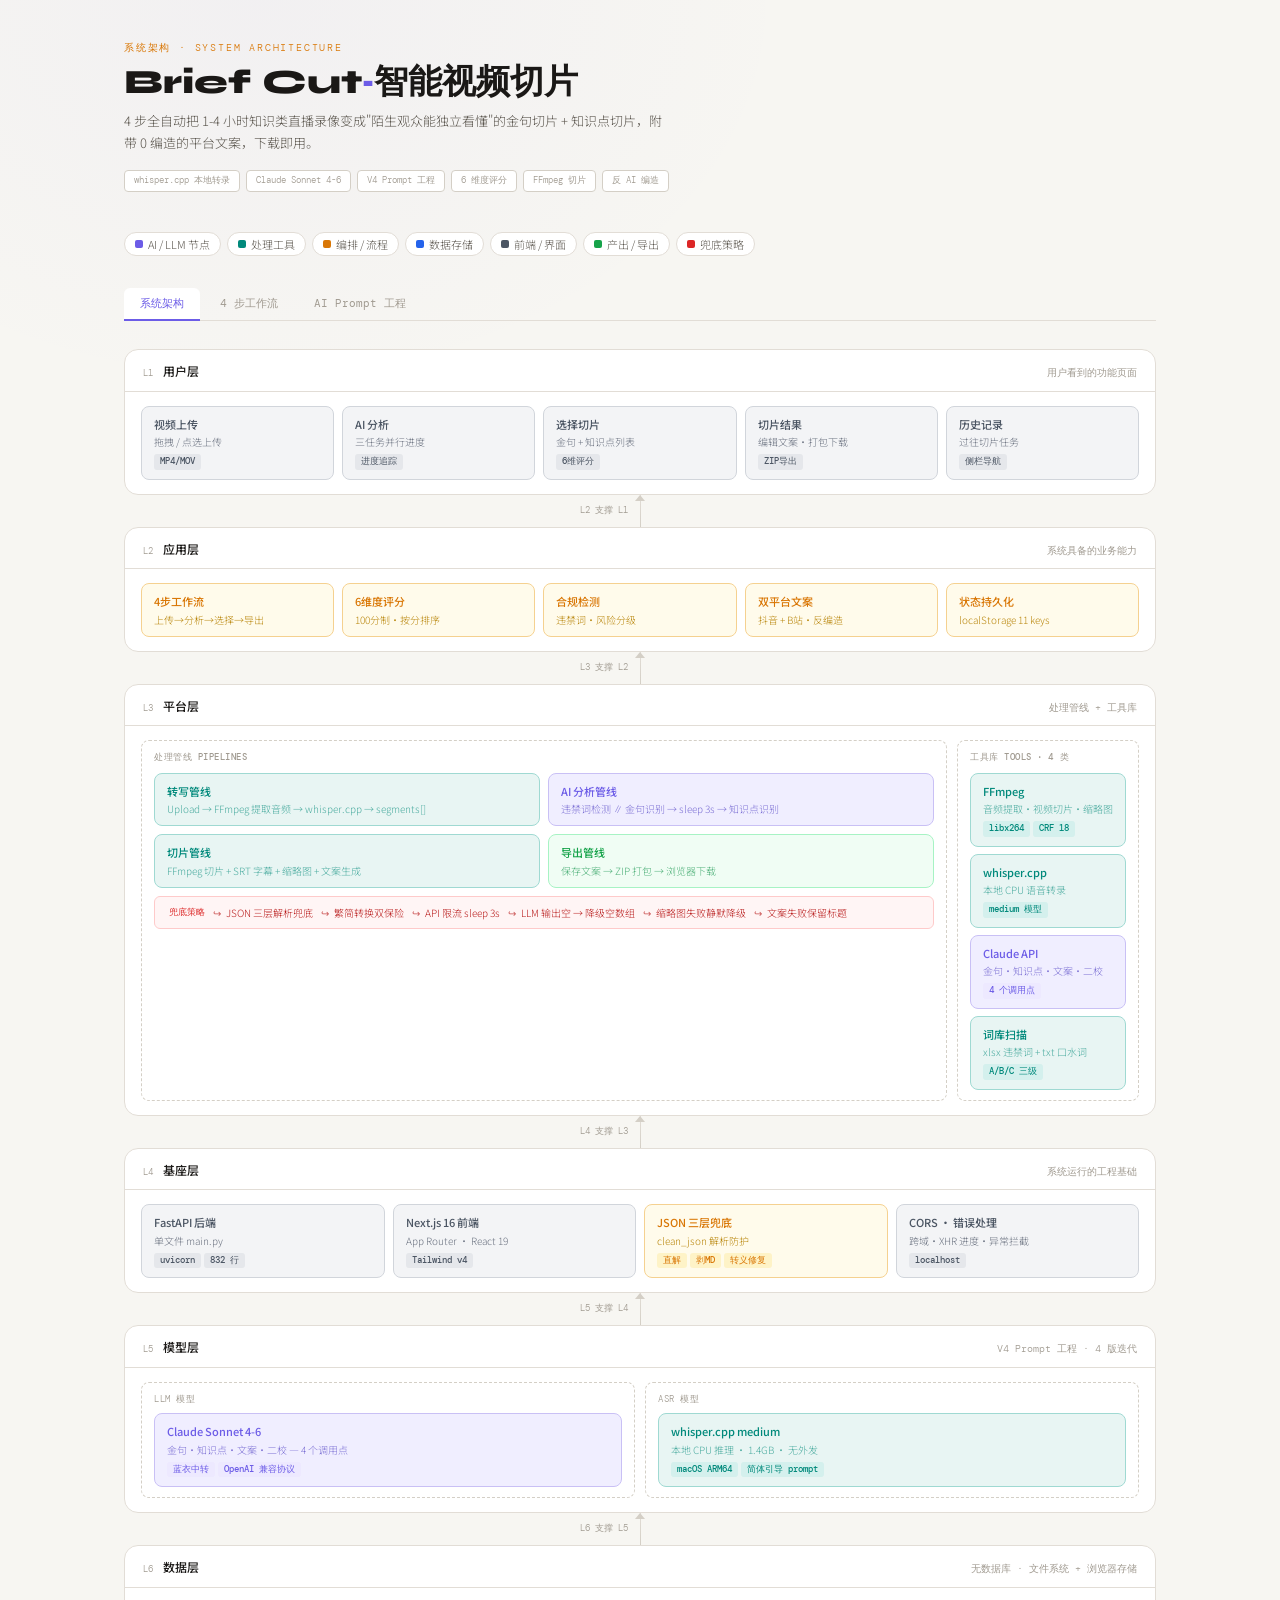
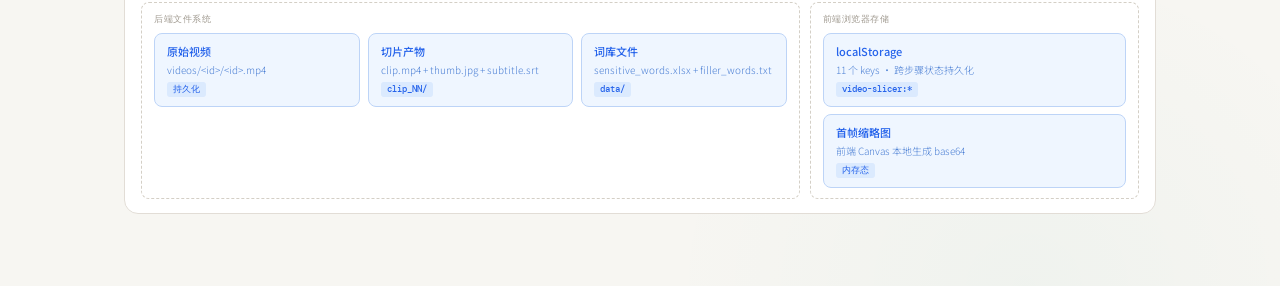
<file: video-slicer/briefcut_arch.html>
<!DOCTYPE html>
<html lang="zh">
<head>
<meta charset="utf-8">
<meta name="viewport" content="width=device-width,initial-scale=1">
<title>Brief Cut · 系统架构</title>
<link rel="preconnect" href="https://fonts.googleapis.com">
<link href="https://fonts.googleapis.com/css2?family=DM+Mono:wght@400;500&family=Noto+Sans+SC:wght@300;400;500&family=Syne:wght@700;800&display=swap" rel="stylesheet">
<style>
:root{
  --bg:#f7f6f2;
  --surface:#ffffff;
  --surface2:#f0ede6;
  --border:#e2ddd6;
  --border2:#d4cfc6;
  --text:#1a1816;
  --text2:#5c574f;
  --text3:#a09a90;

  --purple:#6c5ce7;--purple-bg:#f0eeff;--purple-bd:#c9c0f5;
  --teal:#00897b;  --teal-bg:#e8f5f3;  --teal-bd:#9fd9d2;
  --amber:#d97706; --amber-bg:#fffbeb;  --amber-bd:#f5d190;
  --coral:#e05a44; --coral-bg:#fff4f2;  --coral-bd:#f5bdb3;
  --blue:#2563eb;  --blue-bg:#eff6ff;   --blue-bd:#bdd4f7;
  --gray:#4b5563;  --gray-bg:#f3f4f6;   --gray-bd:#d1d5db;
  --green:#16a34a; --green-bg:#f0fdf4;  --green-bd:#a7f3c4;
}
*{box-sizing:border-box;margin:0;padding:0}
body{
  background:var(--bg);color:var(--text);
  font-family:'Noto Sans SC',sans-serif;font-weight:300;
  line-height:1.5;min-height:100vh;
  background-image:
    radial-gradient(ellipse 60% 30% at 20% 0%,rgba(108,92,231,.04) 0%,transparent 70%),
    radial-gradient(ellipse 40% 25% at 80% 100%,rgba(0,137,123,.03) 0%,transparent 70%);
}
.page{max-width:1080px;margin:0 auto;padding:40px 24px 72px}

/* HEADER */
.header{margin-bottom:40px}
.eyebrow{font-family:'DM Mono',monospace;font-size:10px;color:var(--amber);letter-spacing:.18em;text-transform:uppercase;margin-bottom:8px}
h1{font-family:'Syne',sans-serif;font-size:clamp(22px,3.5vw,34px);font-weight:800;color:var(--text);margin-bottom:8px;line-height:1.15}
h1 em{font-style:normal;color:var(--purple)}
.sub{font-size:13px;color:var(--text2);max-width:540px;line-height:1.7;margin-bottom:16px}
.chips{display:flex;gap:6px;flex-wrap:wrap}
.chip{font-family:'DM Mono',monospace;font-size:9px;padding:3px 9px;border-radius:4px;border:1px solid var(--border2);color:var(--text3);background:var(--surface)}

/* LEGEND */
.legend{display:flex;gap:6px;flex-wrap:wrap;margin-bottom:32px}
.leg{display:flex;align-items:center;gap:5px;font-size:11px;color:var(--text2);padding:3px 10px;border-radius:20px;border:1px solid var(--border);background:var(--surface)}
.leg-dot{width:8px;height:8px;border-radius:2px;flex-shrink:0}

/* ARROW CONNECTOR */
.connector{display:flex;align-items:center;justify-content:center;height:32px;position:relative}
.conn-line{width:1px;height:32px;background:linear-gradient(to top,var(--border2),var(--border))}
.conn-arrow{position:absolute;top:0;left:50%;transform:translateX(-50%);width:0;height:0;border-left:5px solid transparent;border-right:5px solid transparent;border-bottom:6px solid var(--border2)}
.conn-label{position:absolute;right:calc(50% + 12px);top:50%;transform:translateY(-50%);font-family:'DM Mono',monospace;font-size:9px;color:var(--text3);white-space:nowrap}

/* LAYER */
.layer{border-radius:14px;border:1px solid var(--border);background:var(--surface);overflow:hidden;margin-bottom:0}
.layer-header{padding:12px 18px 10px;border-bottom:1px solid var(--border);display:flex;align-items:baseline;gap:10px}
.layer-num{font-family:'DM Mono',monospace;font-size:9px;color:var(--text3);flex-shrink:0}
.layer-name{font-size:12px;font-weight:500;color:var(--text)}
.layer-desc{font-size:10px;color:var(--text3);margin-left:auto;font-family:'DM Mono',monospace}
.layer-body{padding:14px 16px}

/* NODE */
.node{border-radius:8px;border:1px solid;padding:9px 12px;cursor:pointer;transition:all .15s;position:relative}
.node:hover{transform:translateY(-1px);box-shadow:0 4px 16px rgba(0,0,0,.08)}
.node-title{font-size:11px;font-weight:500;margin-bottom:2px}
.node-sub{font-size:10px;line-height:1.5}
.node-tags{display:flex;gap:3px;flex-wrap:wrap;margin-top:5px}
.ntag{font-size:9px;padding:1px 6px;border-radius:3px;font-family:'DM Mono',monospace;font-weight:500}

/* node color variants */
.n-purple{background:var(--purple-bg);border-color:var(--purple-bd)}.n-purple .node-title{color:var(--purple)}.n-purple .node-sub{color:#7c70d4}.n-purple:hover{border-color:var(--purple)}
.n-teal{background:var(--teal-bg);border-color:var(--teal-bd)}.n-teal .node-title{color:var(--teal)}.n-teal .node-sub{color:#4aab9f}.n-teal:hover{border-color:var(--teal)}
.n-amber{background:var(--amber-bg);border-color:var(--amber-bd)}.n-amber .node-title{color:var(--amber)}.n-amber .node-sub{color:#b8850a}.n-amber:hover{border-color:var(--amber)}
.n-blue{background:var(--blue-bg);border-color:var(--blue-bd)}.n-blue .node-title{color:var(--blue)}.n-blue .node-sub{color:#4b7fd4}.n-blue:hover{border-color:var(--blue)}
.n-gray{background:var(--gray-bg);border-color:var(--gray-bd)}.n-gray .node-title{color:var(--gray)}.n-gray .node-sub{color:#6b7280}.n-gray:hover{border-color:var(--gray)}
.n-green{background:var(--green-bg);border-color:var(--green-bd)}.n-green .node-title{color:var(--green)}.n-green .node-sub{color:#4caf77}.n-green:hover{border-color:var(--green)}

/* tag colors */
.t-purple{background:#ede9ff;color:var(--purple)}
.t-teal{background:#d4f0ed;color:var(--teal)}
.t-amber{background:#fef3c7;color:var(--amber)}
.t-gray{background:#e5e7eb;color:var(--gray)}
.t-blue{background:#dbeafe;color:var(--blue)}
.t-coral{background:#fee2e2;color:#dc2626}
.t-green{background:#dcfce7;color:var(--green)}

/* GRIDS */
.g3{display:grid;grid-template-columns:1fr 1fr 1fr;gap:8px}
.g4{display:grid;grid-template-columns:1fr 1fr 1fr 1fr;gap:8px}
.g5{display:grid;grid-template-columns:repeat(5,1fr);gap:8px}
.g2{display:grid;grid-template-columns:1fr 1fr;gap:8px}
.g-auto{display:grid;grid-template-columns:repeat(auto-fit,minmax(140px,1fr));gap:8px}

/* sub-sections in platform layer */
.sub-section{border:1px dashed var(--border2);border-radius:8px;padding:10px 12px;background:rgba(255,255,255,.6)}
.sub-section-label{font-family:'DM Mono',monospace;font-size:9px;color:var(--text3);margin-bottom:8px;font-weight:500;text-transform:uppercase;letter-spacing:.06em}
.platform-grid{display:grid;grid-template-columns:1fr auto;gap:10px}

/* fallback strip */
.fallback-strip{border:1px solid #fecaca;background:#fff5f5;border-radius:6px;padding:8px 14px;display:flex;align-items:center;gap:8px;flex-wrap:wrap;margin-top:8px}
.fallback-strip-label{font-family:'DM Mono',monospace;font-size:9px;color:#dc2626;font-weight:500;flex-shrink:0}
.fallback-item{font-size:10px;color:#b91c1c;display:flex;gap:5px;align-items:center}
.fallback-item::before{content:"↪";flex-shrink:0;opacity:.7}

/* model two cols */
.model-grid{display:grid;grid-template-columns:1fr 1fr;gap:10px}
.model-group{border:1px dashed var(--border2);border-radius:8px;padding:10px 12px;background:rgba(255,255,255,.5)}
.model-group-label{font-family:'DM Mono',monospace;font-size:9px;color:var(--text3);margin-bottom:7px;text-transform:uppercase;letter-spacing:.06em}

/* data two cols */
.data-grid{display:grid;grid-template-columns:2fr 1fr;gap:10px}
.data-group{border:1px dashed var(--border2);border-radius:8px;padding:10px 12px;background:rgba(255,255,255,.5)}
.data-group-label{font-family:'DM Mono',monospace;font-size:9px;color:var(--text3);margin-bottom:7px;text-transform:uppercase;letter-spacing:.06em}

/* detail overlay */
.overlay{display:none;position:fixed;inset:0;background:rgba(0,0,0,.25);z-index:100;align-items:center;justify-content:center;backdrop-filter:blur(3px)}
.overlay.open{display:flex}
.panel{background:#fff;border:1px solid var(--border);border-radius:14px;padding:24px;max-width:440px;width:calc(100% - 48px);max-height:80vh;overflow-y:auto;position:relative;box-shadow:0 20px 60px rgba(0,0,0,.12)}
.panel-close{position:absolute;top:14px;right:14px;width:26px;height:26px;border-radius:6px;border:1px solid var(--border);background:transparent;cursor:pointer;font-size:14px;color:var(--text2);display:flex;align-items:center;justify-content:center}
.panel-title{font-size:15px;font-weight:500;color:var(--text);margin-bottom:3px}
.panel-type{font-size:10px;font-family:'DM Mono',monospace;color:var(--text3);margin-bottom:12px}
.panel-body{font-size:13px;color:var(--text2);line-height:1.75}
.panel-section{margin-top:12px}
.panel-section-title{font-size:9px;font-weight:500;letter-spacing:.08em;text-transform:uppercase;color:var(--text3);font-family:'DM Mono',monospace;margin-bottom:6px}
.panel-list{list-style:none;display:flex;flex-direction:column;gap:4px}
.panel-list li{font-size:12px;color:var(--text2);display:flex;gap:7px;line-height:1.55}
.panel-list li::before{content:"·";color:var(--text3);flex-shrink:0}
.panel-tags{display:flex;gap:5px;flex-wrap:wrap}
.panel-tag{font-size:10px;padding:2px 8px;border-radius:4px;background:var(--gray-bg);color:var(--gray);font-family:'DM Mono',monospace}

/* entrance */
.layer{opacity:0;transform:translateY(8px);animation:up .4s ease forwards}
@keyframes up{to{opacity:1;transform:none}}
.layer:nth-child(1){animation-delay:.04s}
.layer:nth-child(3){animation-delay:.1s}
.layer:nth-child(5){animation-delay:.16s}
.layer:nth-child(7){animation-delay:.22s}
.layer:nth-child(9){animation-delay:.28s}
.layer:nth-child(11){animation-delay:.34s}

@media(max-width:680px){
  .g5,.g4,.g3{grid-template-columns:1fr 1fr}
  .platform-grid,.model-grid,.data-grid{grid-template-columns:1fr}
}
@media(max-width:420px){
  .g5,.g4,.g3,.g2{grid-template-columns:1fr}
}

/* TAB NAV */
.tab-nav{display:flex;gap:4px;margin-bottom:28px;border-bottom:1px solid var(--border);padding-bottom:0}
.tab-btn{font-family:'DM Mono',monospace;font-size:11px;padding:8px 16px;border:none;background:transparent;cursor:pointer;color:var(--text3);border-bottom:2px solid transparent;margin-bottom:-1px;transition:all .15s;border-radius:6px 6px 0 0;white-space:nowrap}
.tab-btn:hover{color:var(--text2);background:var(--surface2)}
.tab-btn.active{color:var(--purple);border-bottom-color:var(--purple);background:var(--surface);font-weight:500}
.tab-panel{display:none}
.tab-panel.active{display:block}

/* WORKFLOW TAB */
.wf-card{background:var(--surface);border:1px solid var(--border);border-radius:14px;overflow:hidden;margin-bottom:20px}
.wf-header{display:flex;align-items:flex-start;gap:16px;padding:20px 20px 16px;border-bottom:1px solid var(--border)}
.wf-num{font-family:'Syne',sans-serif;font-size:28px;font-weight:800;color:var(--purple);opacity:.25;flex-shrink:0;line-height:1}
.wf-title{font-size:14px;font-weight:500;color:var(--text);margin-bottom:4px}
.wf-sub{font-size:11px;color:var(--text3);font-family:'DM Mono',monospace}
.wf-block{padding:14px 20px;border-bottom:1px solid var(--border)}
.wf-block:last-of-type{border-bottom:none}
.wf-block-label{font-family:'DM Mono',monospace;font-size:9px;color:var(--text3);text-transform:uppercase;letter-spacing:.08em;margin-bottom:8px;font-weight:500}
.wf-text{font-size:12px;color:var(--text2);line-height:1.75}

/* flow steps */
.flow-steps{display:flex;flex-direction:column;gap:0}
.flow-step{display:flex;gap:12px;align-items:flex-start;position:relative;padding-bottom:14px}
.flow-step-last{padding-bottom:0}
.flow-dot{width:8px;height:8px;border-radius:50%;background:var(--purple);flex-shrink:0;margin-top:4px;position:relative;z-index:1}
.flow-dot::after{content:'';position:absolute;top:8px;left:50%;transform:translateX(-50%);width:1px;height:calc(100% + 6px);background:var(--purple-bd)}
.flow-step-last .flow-dot::after{display:none}
.flow-dot-end{background:var(--teal)}
.flow-content{font-size:12px;color:var(--text2);line-height:1.65}
.flow-content strong{color:var(--text);font-weight:500}

.wf-tags-row{display:flex;flex-wrap:wrap;gap:6px;padding:12px 20px;background:var(--surface2);border-top:1px solid var(--border)}
.wtag{font-size:10px;padding:3px 9px;border-radius:5px;font-family:'DM Mono',monospace;font-weight:500}
.wtag-purple{background:var(--purple-bg);color:var(--purple);border:1px solid var(--purple-bd)}
.wtag-teal{background:var(--teal-bg);color:var(--teal);border:1px solid var(--teal-bd)}
.wtag-amber{background:var(--amber-bg);color:var(--amber);border:1px solid var(--amber-bd)}
.wtag-blue{background:var(--blue-bg);color:var(--blue);border:1px solid var(--blue-bd)}
.wtag-gray{background:var(--gray-bg);color:var(--gray);border:1px solid var(--gray-bd)}
.wtag-green{background:var(--green-bg);color:var(--green);border:1px solid var(--green-bd)}

/* PROMPT TAB */
.prompt-card{background:var(--surface);border:1px solid var(--border);border-radius:14px;overflow:hidden;margin-bottom:16px}
.prompt-header{padding:16px 20px 12px;border-bottom:1px solid var(--border);display:flex;align-items:center;gap:12px}
.prompt-badge{font-family:'DM Mono',monospace;font-size:10px;padding:2px 8px;border-radius:4px;font-weight:500;flex-shrink:0}
.prompt-title{font-size:13px;font-weight:500;color:var(--text)}
.prompt-body{padding:16px 20px}
.prompt-desc{font-size:12px;color:var(--text2);line-height:1.75;margin-bottom:10px}
.prompt-rules{list-style:none;display:flex;flex-direction:column;gap:5px}
.prompt-rules li{font-size:11px;color:var(--text2);display:flex;gap:7px;line-height:1.6}
.prompt-rules li::before{content:"→";color:var(--purple);flex-shrink:0;font-weight:700}
.prompt-stats{display:flex;gap:8px;flex-wrap:wrap;margin-bottom:20px}
.prompt-stat{font-size:11px;padding:5px 12px;border-radius:20px;border:1px solid var(--border);background:var(--surface);color:var(--text2)}
.prompt-stat strong{color:var(--text);font-weight:500}

</style>
</head>
<body>
<div class="page">

<!-- HEADER -->
<div class="header" style="animation:up .35s ease both">
  <div class="eyebrow">系统架构 · System Architecture</div>
  <h1>Brief Cut<em>·</em>智能视频切片</h1>
  <div class="sub">4 步全自动把 1-4 小时知识类直播录像变成"陌生观众能独立看懂"的金句切片 + 知识点切片，附带 0 编造的平台文案，下载即用。</div>
  <div class="chips">
    <span class="chip">whisper.cpp 本地转录</span>
    <span class="chip">Claude Sonnet 4-6</span>
    <span class="chip">V4 Prompt 工程</span>
    <span class="chip">6 维度评分</span>
    <span class="chip">FFmpeg 切片</span>
    <span class="chip">反 AI 编造</span>
  </div>
</div>

<!-- LEGEND -->
<div class="legend">
  <div class="leg"><div class="leg-dot" style="background:var(--purple)"></div>AI / LLM 节点</div>
  <div class="leg"><div class="leg-dot" style="background:var(--teal)"></div>处理工具</div>
  <div class="leg"><div class="leg-dot" style="background:var(--amber)"></div>编排 / 流程</div>
  <div class="leg"><div class="leg-dot" style="background:var(--blue)"></div>数据存储</div>
  <div class="leg"><div class="leg-dot" style="background:var(--gray)"></div>前端 / 界面</div>
  <div class="leg"><div class="leg-dot" style="background:var(--green)"></div>产出 / 导出</div>
  <div class="leg"><div class="leg-dot" style="background:#dc2626"></div>兜底策略</div>
</div>

<!-- TAB NAV -->
<div class="tab-nav">
  <button class="tab-btn active" onclick="switchTab('arch',this)">系统架构</button>
  <button class="tab-btn" onclick="switchTab('workflow',this)">4 步工作流</button>
  <button class="tab-btn" onclick="switchTab('prompts',this)">AI Prompt 工程</button>
</div>

<div id="tab-arch" class="tab-panel active">

<!-- ═══ L1 用户层 ═══ -->
<div class="layer">
  <div class="layer-header">
    <span class="layer-num">L1</span>
    <span class="layer-name">用户层</span>
    <span class="layer-desc">用户看到的功能页面</span>
  </div>
  <div class="layer-body">
    <div class="g5">
      <div class="node n-gray" onclick="show('l1-upload')">
        <div class="node-title">视频上传</div>
        <div class="node-sub">拖拽 / 点选上传</div>
        <div class="node-tags"><span class="ntag t-gray">MP4/MOV</span></div>
      </div>
      <div class="node n-gray" onclick="show('l1-analyze')">
        <div class="node-title">AI 分析</div>
        <div class="node-sub">三任务并行进度</div>
        <div class="node-tags"><span class="ntag t-gray">进度追踪</span></div>
      </div>
      <div class="node n-gray" onclick="show('l1-select')">
        <div class="node-title">选择切片</div>
        <div class="node-sub">金句 + 知识点列表</div>
        <div class="node-tags"><span class="ntag t-gray">6维评分</span></div>
      </div>
      <div class="node n-gray" onclick="show('l1-result')">
        <div class="node-title">切片结果</div>
        <div class="node-sub">编辑文案·打包下载</div>
        <div class="node-tags"><span class="ntag t-gray">ZIP导出</span></div>
      </div>
      <div class="node n-gray" onclick="show('l1-history')">
        <div class="node-title">历史记录</div>
        <div class="node-sub">过往切片任务</div>
        <div class="node-tags"><span class="ntag t-gray">侧栏导航</span></div>
      </div>
    </div>
  </div>
</div>

<div class="connector"><div class="conn-line"></div><div class="conn-arrow"></div><div class="conn-label">L2 支撑 L1</div></div>

<!-- ═══ L2 应用层 ═══ -->
<div class="layer">
  <div class="layer-header">
    <span class="layer-num">L2</span>
    <span class="layer-name">应用层</span>
    <span class="layer-desc">系统具备的业务能力</span>
  </div>
  <div class="layer-body">
    <div class="g5">
      <div class="node n-amber" onclick="show('l2-workflow')">
        <div class="node-title">4步工作流</div>
        <div class="node-sub">上传→分析→选择→导出</div>
      </div>
      <div class="node n-amber" onclick="show('l2-scoring')">
        <div class="node-title">6维度评分</div>
        <div class="node-sub">100分制·按分排序</div>
      </div>
      <div class="node n-amber" onclick="show('l2-compliance')">
        <div class="node-title">合规检测</div>
        <div class="node-sub">违禁词·风险分级</div>
      </div>
      <div class="node n-amber" onclick="show('l2-copy')">
        <div class="node-title">双平台文案</div>
        <div class="node-sub">抖音 + B站·反编造</div>
      </div>
      <div class="node n-amber" onclick="show('l2-persist')">
        <div class="node-title">状态持久化</div>
        <div class="node-sub">localStorage 11 keys</div>
      </div>
    </div>
  </div>
</div>

<div class="connector"><div class="conn-line"></div><div class="conn-arrow"></div><div class="conn-label">L3 支撑 L2</div></div>

<!-- ═══ L3 平台层 ═══ -->
<div class="layer">
  <div class="layer-header">
    <span class="layer-num">L3</span>
    <span class="layer-name">平台层</span>
    <span class="layer-desc">处理管线 + 工具库</span>
  </div>
  <div class="layer-body">
    <div class="platform-grid">
      <!-- 处理管线 -->
      <div class="sub-section">
        <div class="sub-section-label">处理管线 Pipelines</div>
        <div class="g2" style="margin-bottom:8px">
          <div class="node n-teal" onclick="show('l3-transcribe')">
            <div class="node-title">转写管线</div>
            <div class="node-sub">Upload → FFmpeg 提取音频 → whisper.cpp → segments[]</div>
          </div>
          <div class="node n-purple" onclick="show('l3-ai-analyze')">
            <div class="node-title">AI 分析管线</div>
            <div class="node-sub">违禁词检测 ∥ 金句识别 → sleep 3s → 知识点识别</div>
          </div>
        </div>
        <div class="g2" style="margin-bottom:8px">
          <div class="node n-teal" onclick="show('l3-clip')">
            <div class="node-title">切片管线</div>
            <div class="node-sub">FFmpeg 切片 + SRT 字幕 + 缩略图 + 文案生成</div>
          </div>
          <div class="node n-green" onclick="show('l3-export')">
            <div class="node-title">导出管线</div>
            <div class="node-sub">保存文案 → ZIP 打包 → 浏览器下载</div>
          </div>
        </div>
        <!-- 兜底横条 -->
        <div class="fallback-strip">
          <span class="fallback-strip-label">兜底策略</span>
          <span class="fallback-item">JSON 三层解析兜底</span>
          <span class="fallback-item">繁简转换双保险</span>
          <span class="fallback-item">API 限流 sleep 3s</span>
          <span class="fallback-item">LLM 输出空 → 降级空数组</span>
          <span class="fallback-item">缩略图失败静默降级</span>
          <span class="fallback-item">文案失败保留标题</span>
        </div>
      </div>
      <!-- 工具库 -->
      <div class="sub-section" style="min-width:180px">
        <div class="sub-section-label">工具库 Tools · 4 类</div>
        <div style="display:flex;flex-direction:column;gap:7px">
          <div class="node n-teal" onclick="show('l3-tool-ffmpeg')">
            <div class="node-title">FFmpeg</div>
            <div class="node-sub">音频提取·视频切片·缩略图</div>
            <div class="node-tags"><span class="ntag t-teal">libx264</span><span class="ntag t-teal">CRF 18</span></div>
          </div>
          <div class="node n-teal" onclick="show('l3-tool-whisper')">
            <div class="node-title">whisper.cpp</div>
            <div class="node-sub">本地 CPU 语音转录</div>
            <div class="node-tags"><span class="ntag t-teal">medium 模型</span></div>
          </div>
          <div class="node n-purple" onclick="show('l3-tool-claude')">
            <div class="node-title">Claude API</div>
            <div class="node-sub">金句·知识点·文案·二校</div>
            <div class="node-tags"><span class="ntag t-purple">4 个调用点</span></div>
          </div>
          <div class="node n-teal" onclick="show('l3-tool-words')">
            <div class="node-title">词库扫描</div>
            <div class="node-sub">xlsx 违禁词 + txt 口水词</div>
            <div class="node-tags"><span class="ntag t-teal">A/B/C 三级</span></div>
          </div>
        </div>
      </div>
    </div>
  </div>
</div>

<div class="connector"><div class="conn-line"></div><div class="conn-arrow"></div><div class="conn-label">L4 支撑 L3</div></div>

<!-- ═══ L4 基座层 ═══ -->
<div class="layer">
  <div class="layer-header">
    <span class="layer-num">L4</span>
    <span class="layer-name">基座层</span>
    <span class="layer-desc">系统运行的工程基础</span>
  </div>
  <div class="layer-body">
    <div class="g4">
      <div class="node n-gray" onclick="show('l4-fastapi')">
        <div class="node-title">FastAPI 后端</div>
        <div class="node-sub">单文件 main.py</div>
        <div class="node-tags"><span class="ntag t-gray">uvicorn</span><span class="ntag t-gray">832 行</span></div>
      </div>
      <div class="node n-gray" onclick="show('l4-nextjs')">
        <div class="node-title">Next.js 16 前端</div>
        <div class="node-sub">App Router · React 19</div>
        <div class="node-tags"><span class="ntag t-gray">Tailwind v4</span></div>
      </div>
      <div class="node n-amber" onclick="show('l4-clean-json')">
        <div class="node-title">JSON 三层兜底</div>
        <div class="node-sub">clean_json 解析防护</div>
        <div class="node-tags"><span class="ntag t-amber">直解</span><span class="ntag t-amber">剥MD</span><span class="ntag t-amber">转义修复</span></div>
      </div>
      <div class="node n-gray" onclick="show('l4-cors')">
        <div class="node-title">CORS · 错误处理</div>
        <div class="node-sub">跨域·XHR 进度·异常拦截</div>
        <div class="node-tags"><span class="ntag t-gray">localhost</span></div>
      </div>
    </div>
  </div>
</div>

<div class="connector"><div class="conn-line"></div><div class="conn-arrow"></div><div class="conn-label">L5 支撑 L4</div></div>

<!-- ═══ L5 模型层 ═══ -->
<div class="layer">
  <div class="layer-header">
    <span class="layer-num">L5</span>
    <span class="layer-name">模型层</span>
    <span class="layer-desc">V4 Prompt 工程 · 4 版迭代</span>
  </div>
  <div class="layer-body">
    <div class="model-grid">
      <div class="model-group">
        <div class="model-group-label">LLM 模型</div>
        <div class="node n-purple" onclick="show('l5-claude')">
          <div class="node-title">Claude Sonnet 4-6</div>
          <div class="node-sub">金句·知识点·文案·二校 — 4 个调用点</div>
          <div class="node-tags"><span class="ntag t-purple">蓝衣中转</span><span class="ntag t-purple">OpenAI 兼容协议</span></div>
        </div>
      </div>
      <div class="model-group">
        <div class="model-group-label">ASR 模型</div>
        <div class="node n-teal" onclick="show('l5-whisper')">
          <div class="node-title">whisper.cpp medium</div>
          <div class="node-sub">本地 CPU 推理 · 1.4GB · 无外发</div>
          <div class="node-tags"><span class="ntag t-teal">macOS ARM64</span><span class="ntag t-teal">简体引导 prompt</span></div>
        </div>
      </div>
    </div>
  </div>
</div>

<div class="connector"><div class="conn-line"></div><div class="conn-arrow"></div><div class="conn-label">L6 支撑 L5</div></div>

<!-- ═══ L6 数据层 ═══ -->
<div class="layer">
  <div class="layer-header">
    <span class="layer-num">L6</span>
    <span class="layer-name">数据层</span>
    <span class="layer-desc">无数据库 · 文件系统 + 浏览器存储</span>
  </div>
  <div class="layer-body">
    <div class="data-grid">
      <div class="data-group">
        <div class="data-group-label">后端文件系统</div>
        <div class="g3" style="margin-bottom:8px">
          <div class="node n-blue" onclick="show('l6-video')">
            <div class="node-title">原始视频</div>
            <div class="node-sub">videos/&lt;id&gt;/&lt;id&gt;.mp4</div>
            <div class="node-tags"><span class="ntag t-blue">持久化</span></div>
          </div>
          <div class="node n-blue" onclick="show('l6-clips')">
            <div class="node-title">切片产物</div>
            <div class="node-sub">clip.mp4 + thumb.jpg + subtitle.srt</div>
            <div class="node-tags"><span class="ntag t-blue">clip_NN/</span></div>
          </div>
          <div class="node n-blue" onclick="show('l6-wordlib')">
            <div class="node-title">词库文件</div>
            <div class="node-sub">sensitive_words.xlsx + filler_words.txt</div>
            <div class="node-tags"><span class="ntag t-blue">data/</span></div>
          </div>
        </div>
      </div>
      <div class="data-group">
        <div class="data-group-label">前端浏览器存储</div>
        <div style="display:flex;flex-direction:column;gap:7px">
          <div class="node n-blue" onclick="show('l6-ls')">
            <div class="node-title">localStorage</div>
            <div class="node-sub">11 个 keys · 跨步骤状态持久化</div>
            <div class="node-tags"><span class="ntag t-blue">video-slicer:*</span></div>
          </div>
          <div class="node n-blue" onclick="show('l6-thumb')">
            <div class="node-title">首帧缩略图</div>
            <div class="node-sub">前端 Canvas 本地生成 base64</div>
            <div class="node-tags"><span class="ntag t-blue">内存态</span></div>
          </div>
        </div>
      </div>
    </div>
  </div>
</div>

</div><!-- end tab-arch -->


<!-- TAB 2: 4 步工作流 -->
<div id="tab-workflow" class="tab-panel">

<p class="wf-text" style="max-width:620px;margin-bottom:24px">4 步闭环：上传视频 → AI 自动分析 → 用户勾选 → 一键打包。核心差异化在 Step 2 的 V4 Prompt——不切"按时间窗的碎片"，而是切"陌生观众能独立看懂的完整片段"。</p>

<div class="prompt-stats">
  <div class="prompt-stat">目标时长 <strong>1-4h 直播录像</strong></div>
  <div class="prompt-stat">转录耗时 <strong>3-5 min (M2 CPU)</strong></div>
  <div class="prompt-stat">AI 分析 <strong>8-25 sec</strong></div>
  <div class="prompt-stat">切片编码 <strong>30-60 sec/条</strong></div>
  <div class="prompt-stat">产出 <strong>5-15 条候选切片</strong></div>
</div>

<!-- Step 1 -->
<div class="wf-card">
  <div class="wf-header">
    <div class="wf-num">01</div>
    <div>
      <div class="wf-title">上传视频 + 自动转写</div>
      <div class="wf-sub">首页 hero 区 · 拖拽/点选 → FFmpeg → whisper.cpp</div>
    </div>
  </div>
  <div class="wf-block">
    <div class="wf-block-label">执行链路</div>
    <div class="flow-steps">
      <div class="flow-step"><div class="flow-dot"></div><div class="flow-content"><strong>文件接收</strong> — 拖拽/点选 MP4/MOV，前端 Canvas 生成首帧缩略图 + 读取时长</div></div>
      <div class="flow-step"><div class="flow-dot"></div><div class="flow-content"><strong>XHR 上传</strong> — FormData POST /transcribe，实时上传进度条 0-40%</div></div>
      <div class="flow-step"><div class="flow-dot"></div><div class="flow-content"><strong>FFmpeg 提取音频</strong> — 16kHz 单声道 PCM WAV，whisper.cpp 要求格式</div></div>
      <div class="flow-step"><div class="flow-dot"></div><div class="flow-content"><strong>whisper.cpp 转写</strong> — medium 模型 + 简体引导 prompt，输出带时间戳 JSON</div></div>
      <div class="flow-step"><div class="flow-dot"></div><div class="flow-content"><strong>后处理</strong> — 去时间标记 + zhconv 繁简转换兜底 + 持久化视频到 videos/</div></div>
      <div class="flow-step flow-step-last"><div class="flow-dot flow-dot-end"></div><div class="flow-content"><strong>返回 segments[]</strong> — {start, end, text}，精度 0.001s，自动进入 Step 2</div></div>
    </div>
  </div>
  <div class="wf-tags-row">
    <span class="wtag wtag-teal">FFmpeg</span>
    <span class="wtag wtag-teal">whisper.cpp</span>
    <span class="wtag wtag-gray">XHR 进度</span>
    <span class="wtag wtag-amber">zhconv 繁简兜底</span>
  </div>
</div>

<!-- Step 2 -->
<div class="wf-card">
  <div class="wf-header">
    <div class="wf-num">02</div>
    <div>
      <div class="wf-title">AI 内容分析 + 6 维度评分</div>
      <div class="wf-sub">三任务并行 · V4 Prompt · 违禁词 + 金句 + 知识点</div>
    </div>
  </div>
  <div class="wf-block">
    <div class="wf-block-label">执行链路</div>
    <div class="flow-steps">
      <div class="flow-step"><div class="flow-dot"></div><div class="flow-content"><strong>违禁词检测 (C1)</strong> — 词库 A/B/C 三级扫描 + Claude AI 二校（并行发出，不阻塞）</div></div>
      <div class="flow-step"><div class="flow-dot"></div><div class="flow-content"><strong>金句识别 (C2)</strong> — V4 Prompt：合并语义碎片 → 指代回溯 → 完整性硬规则 → 4 类型分类 → 6 维评分</div></div>
      <div class="flow-step"><div class="flow-dot"></div><div class="flow-content"><strong>sleep 3s</strong> — API 限流保护，避免蓝衣中转 429</div></div>
      <div class="flow-step"><div class="flow-dot"></div><div class="flow-content"><strong>知识点识别 (C3)</strong> — V4 Prompt：三段式结构检测 → 自闭环验证 → 6 类知识点 → 6 维评分</div></div>
      <div class="flow-step flow-step-last"><div class="flow-dot flow-dot-end"></div><div class="flow-content"><strong>结果排序</strong> — 按总分 desc 排序，全部默认勾选，进入可折叠转写详情</div></div>
    </div>
  </div>
  <div class="wf-tags-row">
    <span class="wtag wtag-purple">Claude Sonnet 4-6</span>
    <span class="wtag wtag-amber">V4 Prompt</span>
    <span class="wtag wtag-teal">词库扫描</span>
    <span class="wtag wtag-blue">6维评分</span>
    <span class="wtag wtag-amber">clean_json 兜底</span>
  </div>
</div>

<!-- Step 3 -->
<div class="wf-card">
  <div class="wf-header">
    <div class="wf-num">03</div>
    <div>
      <div class="wf-title">选择切片 + 生成</div>
      <div class="wf-sub">用户勾选 → FFmpeg 切片 + SRT + 文案</div>
    </div>
  </div>
  <div class="wf-block">
    <div class="wf-block-label">执行链路</div>
    <div class="flow-steps">
      <div class="flow-step"><div class="flow-dot"></div><div class="flow-content"><strong>用户勾选</strong> — 金句/知识点 Tab 切换，ScoreRing 圆环仪表盘，6 维度展开面板</div></div>
      <div class="flow-step"><div class="flow-dot"></div><div class="flow-content"><strong>构建 clips[]</strong> — 合并 selectedGolden + selectedKnowledge，附带时间范围内转写文本</div></div>
      <div class="flow-step"><div class="flow-dot"></div><div class="flow-content"><strong>FFmpeg 切片 (C4)</strong> — libx264 -preset slow -crf 18 -c:a aac，视觉接近无损</div></div>
      <div class="flow-step"><div class="flow-dot"></div><div class="flow-content"><strong>SRT 字幕生成</strong> — 按切片内时间归零，匹配 segment 文本</div></div>
      <div class="flow-step"><div class="flow-dot"></div><div class="flow-content"><strong>缩略图</strong> — 中间帧 thumb.jpg + 文案 JSON 双平台</div></div>
      <div class="flow-step flow-step-last"><div class="flow-dot flow-dot-end"></div><div class="flow-content"><strong>文案生成 (C4)</strong> — Claude COPY prompt + 反编造硬规则，抖音版 + B站版</div></div>
    </div>
  </div>
  <div class="wf-tags-row">
    <span class="wtag wtag-teal">FFmpeg libx264</span>
    <span class="wtag wtag-purple">Claude 文案生成</span>
    <span class="wtag wtag-green">SRT 字幕</span>
    <span class="wtag wtag-amber">反编造硬规则</span>
  </div>
</div>

<!-- Step 4 -->
<div class="wf-card">
  <div class="wf-header">
    <div class="wf-num">04</div>
    <div>
      <div class="wf-title">切片结果 + 文案编辑 + 下载</div>
      <div class="wf-sub">大缩略图 · 双平台 Tab · 一键 ZIP 下载</div>
    </div>
  </div>
  <div class="wf-block">
    <div class="wf-block-label">执行链路</div>
    <div class="flow-steps">
      <div class="flow-step"><div class="flow-dot"></div><div class="flow-content"><strong>结果展示</strong> — 大缩略图 + hover 播放遮罩，抖音/B站 Tab 切换文案</div></div>
      <div class="flow-step"><div class="flow-dot"></div><div class="flow-content"><strong>文案编辑</strong> — 标题/文案可编辑 + 字数统计（抖音 300 / B站 1500）+ 一键复制</div></div>
      <div class="flow-step"><div class="flow-dot"></div><div class="flow-content"><strong>重新生成</strong> — 单条文案可调 Claude 重新生成，不影响其他切片</div></div>
      <div class="flow-step flow-step-last"><div class="flow-dot flow-dot-end"></div><div class="flow-content"><strong>ZIP 打包下载</strong> — 保存编辑后文案 → 打包全部 clip/ 目录 → 浏览器下载</div></div>
    </div>
  </div>
  <div class="wf-tags-row">
    <span class="wtag wtag-gray">clipboard API</span>
    <span class="wtag wtag-purple">Claude 重新生成</span>
    <span class="wtag wtag-green">ZIP 打包</span>
    <span class="wtag wtag-blue">localStorage 持久化</span>
  </div>
</div>

</div><!-- end tab-workflow -->


<!-- TAB 3: AI Prompt 工程 -->
<div id="tab-prompts" class="tab-panel">

<p class="wf-text" style="max-width:620px;margin-bottom:16px">V4 Prompt 经 4 版迭代，从 12 个真实坑中沉淀出的工程深度。核心差异：不切"按时间窗的碎片"，而是切"陌生观众能独立看懂的完整片段"。</p>

<div class="prompt-stats">
  <div class="prompt-stat">Prompt 版本 <strong>V4（4 版迭代）</strong></div>
  <div class="prompt-stat">调用点 <strong>4 个（C1-C4）</strong></div>
  <div class="prompt-stat">模型 <strong>Claude Sonnet 4-6</strong></div>
  <div class="prompt-stat">协议 <strong>OpenAI 兼容（蓝衣中转）</strong></div>
  <div class="prompt-stat">兜底 <strong>JSON 三层解析</strong></div>
</div>

<!-- C1 -->
<div class="prompt-card">
  <div class="prompt-header">
    <span class="prompt-badge" style="background:var(--coral-bg);color:var(--coral);border:1px solid var(--coral-bd)">C1</span>
    <span class="prompt-title">违禁词 AI 二校</span>
  </div>
  <div class="prompt-body">
    <p class="prompt-desc">词库扫描命中后，交给 Claude 复核上下文语境，判断是否真正违规。避免"中国"被误报为政治敏感词等误判场景。</p>
    <ul class="prompt-rules">
      <li>输入：命中段文本 + 词库类别（A/B/C 三级）</li>
      <li>输出：{risk_level, suggestion}，维持/降级/标记</li>
      <li>失败兜底：返回原词库标签，不升级也不放行</li>
    </ul>
  </div>
</div>

<!-- C2 -->
<div class="prompt-card">
  <div class="prompt-header">
    <span class="prompt-badge" style="background:var(--purple-bg);color:var(--purple);border:1px solid var(--purple-bd)">C2</span>
    <span class="prompt-title">金句识别（V4 Prompt · 核心护城河）</span>
  </div>
  <div class="prompt-body">
    <p class="prompt-desc">4 版迭代沉淀的核心能力。竞品（录咖/OpusClip）做的是"按时间窗切碎片"，我们做了 4 件他们没做的事：</p>
    <ul class="prompt-rules">
      <li><strong>合并语义碎片</strong> — ASR 按 2 秒停顿切碎，必须先合并成完整句再判断</li>
      <li><strong>指代词回溯</strong> — "这个方法"必须往前找到"结构化思维"，拉入合并范围</li>
      <li><strong>完整性硬规则</strong> — 首尾不能是助词/连接词/代词，字数 20-200，时长 5-45s</li>
      <li><strong>4 类强制分类</strong> — 观点型 / 反常识型 / 情绪共鸣型 / 方法论型，不属于则排除</li>
      <li><strong>宁缺毋滥</strong> — 70 分以下不输出，90+ 可直接做封面大字</li>
    </ul>
  </div>
</div>

<!-- C3 -->
<div class="prompt-card">
  <div class="prompt-header">
    <span class="prompt-badge" style="background:var(--teal-bg);color:var(--teal);border:1px solid var(--teal-bd)">C3</span>
    <span class="prompt-title">知识点识别（V4 Prompt）</span>
  </div>
  <div class="prompt-body">
    <p class="prompt-desc">识别 1-5 分钟的完整知识讲解单元，必须满足三段式结构（引入/讲解/总结）+ 主题单一 + 自闭环。</p>
    <ul class="prompt-rules">
      <li><strong>三段式结构检测</strong> — 引入 + 讲解展开 + 总结收束，缺任一段不通过</li>
      <li><strong>自闭环验证</strong> — 观众能不能"一句话总结学到了什么"？不能则排除</li>
      <li><strong>6 类知识点</strong> — concept / method / pitfall / case / tool / opinion</li>
      <li><strong>风险分级</strong> — low / medium / high，标记合规风险</li>
      <li><strong>与金句区分</strong> — 金句 15-60s 适合抖音，知识点 1-5min 适合 B 站</li>
    </ul>
  </div>
</div>

<!-- C4 -->
<div class="prompt-card">
  <div class="prompt-header">
    <span class="prompt-badge" style="background:var(--green-bg);color:var(--green);border:1px solid var(--green-bd)">C4</span>
    <span class="prompt-title">双平台文案生成（反编造硬规则）</span>
  </div>
  <div class="prompt-body">
    <p class="prompt-desc">为每条切片生成抖音版 + B 站版文案。最重要的工程纪律：0 编造。</p>
    <ul class="prompt-rules">
      <li><strong>反编造规则 1</strong> — 核心观点必须严格基于博主原话，绝对不能编造未说过的观点/案例/数据</li>
      <li><strong>反编造规则 2</strong> — 标题可以钩子化总结，但内容必须在原话里找到依据</li>
      <li><strong>反编造规则 3</strong> — 所有"事实陈述"都必须来自原话</li>
      <li><strong>反编造规则 4</strong> — 只有文案末尾的互动引导语允许 AI 原创</li>
      <li>抖音版：≤30 字标题 + 50-150 字 caption</li>
      <li>B 站版：≤40 字标题 + 100-300 字 caption</li>
    </ul>
  </div>
</div>

<!-- 6 维度评分 -->
<div class="prompt-card">
  <div class="prompt-header">
    <span class="prompt-badge" style="background:var(--amber-bg);color:var(--amber);border:1px solid var(--amber-bd)">评分</span>
    <span class="prompt-title">6 维度评分体系（100 分制）</span>
  </div>
  <div class="prompt-body">
    <p class="prompt-desc">金句和知识点共用同一套评分维度，C2/C3 的 Prompt 输出 score_breakdown 对象。用户在列表看总分，展开看 6 维细分。</p>
    <ul class="prompt-rules">
      <li><strong>知识完整性 (25)</strong> — 概念引入 + 展开讲解 + 结论收束是否齐全</li>
      <li><strong>独立可理解性 (20)</strong> — 陌生观众不看原视频能否看懂这段切片</li>
      <li><strong>学习价值 (20)</strong> — 观众看完能收获什么具体方法/认知</li>
      <li><strong>表达清晰度 (15)</strong> — 博主是否说得清晰、逻辑连贯</li>
      <li><strong>时长适配性 (10)</strong> — 金句 15-60s / 知识点 1-5min 的平台适配度</li>
      <li><strong>安全合规 (10)</strong> — 违禁词/敏感话题/版权风险</li>
    </ul>
  </div>
</div>

</div><!-- end tab-prompts -->


<!-- DETAIL PANEL -->
<div class="overlay" id="overlay" onclick="closePanel(event)">
  <div class="panel" id="panel">
    <button class="panel-close" onclick="closePanel()">✕</button>
    <div class="panel-title" id="pTitle"></div>
    <div class="panel-type" id="pType"></div>
    <div class="panel-body" id="pBody"></div>
    <div id="pExtra"></div>
  </div>
</div>

<script>
const D={
  'l1-upload':{title:'视频上传',type:'用户层 · L1',body:'首页 hero 区域，支持拖拽和点选两种方式上传 MP4/MOV 文件。上传后前端用 HTML5 Video API 生成首帧缩略图（base64）+ 读取真实时长，完全在浏览器端跑，不消耗后端资源。上传进度用 XHR onprogress 实时展示。',tags:['拖拽上传','首帧缩略图','XHR进度','MP4/MOV']},
  'l1-analyze':{title:'AI 分析',type:'用户层 · L1',body:'上传完成后自动进入。单卡居中加载 UI，展示三任务（违禁词/金句/知识点）并行进度。底部可折叠转写详情区支持搜索、高亮违禁词命中段、标记金句/知识点起始位置。',tags:['三任务进度','可折叠转写','搜索高亮']},
  'l1-select':{title:'选择切片',type:'用户层 · L1',body:'金句/知识点双 Tab 切换。每条用 ScoreRing 圆环仪表盘展示总分，点击可展开 6 维度细分条形图。默认全选，用户按需取消勾选。底部汇总已选数量，一键确认切片。',tags:['ScoreRing仪表盘','6维展开','Tab切换','批量勾选']},
  'l1-result':{title:'切片结果',type:'用户层 · L1',body:'大缩略图 + hover 播放遮罩。抖音/B站双 Tab 显示文案，标题和文案均可编辑，实时字数统计（抖音 300 / B站 1500 上限）。一键复制到剪贴板。Sticky 底部下载栏始终可见。B站 Tab 自动过滤金句切片（金句不适合 B 站）。',tags:['大缩略图','双平台Tab','文案编辑','ZIP下载']},
  'l1-history':{title:'历史记录',type:'用户层 · L1',body:'侧栏导航的第二项。展示过往切片任务列表。当前 V1 基于 localStorage 存储，刷新后保留工作流进度。'},

  'l2-workflow':{title:'4 步工作流编排',type:'应用层 · L2',body:'上传 → AI 分析 → 选择切片 → 下载结果。步骤间用条件路由连接：上传成功才进分析，分析完成才能选择，勾选后才能切片。每步完成状态持久化到 localStorage，刷新页面可恢复进度。状态自愈机制处理 view=workflow + step=1 等无效组合。',list:['Step 1 → Step 2：segments 非空','Step 2 → Step 3：golden 或 knowledge 非空','Step 3 → Step 4：clipResults 非空','状态自愈：无效组合自动修正']},
  'l2-scoring':{title:'6 维度评分系统',type:'应用层 · L2',body:'100 分制，6 个维度加权求和：知识完整性(25) + 独立可理解性(20) + 学习价值(20) + 表达清晰度(15) + 时长适配性(10) + 安全合规(10)。列表只显总分，详情展开看 6 维细分 + AI 推荐理由 + 风险等级。90+ 为优秀，80-89 良好，70-79 可用，70 以下不输出。',list:['completeness: 25','independence: 20','learning_value: 20','clarity: 15','duration_fit: 10','compliance: 10']},
  'l2-compliance':{title:'合规检测',type:'应用层 · L2',body:'两阶段检测：1) 本地词库扫描（sensitive_words.xlsx A/B/C 三级 + filler_words.txt 口水词），逐段匹配；2) Claude AI 二校（C1 调用点），对命中段做上下文语境复核，降低误判。检测结果在转写详情区用左侧色条标识（红/橙/蓝）。',list:['A 类：绝对违禁（红色）','B 类：注意用语（橙色）','C 类：建议修改（蓝色）','口水词：灰色标记']},
  'l2-copy':{title:'双平台文案生成',type:'应用层 · L2',body:'每条切片通过 C4 调用点生成抖音版 + B 站版文案。核心工程纪律是"反 AI 编造"——4 条硬规则确保文案只基于博主原话，不虚构新观点。用户可在线编辑后保存，也可一键重新生成单条文案。',list:['抖音：≤30字标题 + 50-150字caption','B站：≤40字标题 + 100-300字caption','反编造规则 1-4','用户可编辑 + 重新生成']},
  'l2-persist':{title:'状态持久化',type:'应用层 · L2',body:'前端用 localStorage 存储 11 个 keys（video-slicer:* 前缀），覆盖完整工作流状态：当前步骤、segments、videoId、videoFilename、违禁词结果、金句结果、知识点结果、已选金句、已选知识点、切片结果、编辑文案。刷新页面自动恢复到上次进度。',list:['video-slicer:step','video-slicer:segments','video-slicer:videoId','video-slicer:videoFilename','video-slicer:wordCheckResult','video-slicer:goldenResult','video-slicer:knowledgeResult','video-slicer:selectedGolden','video-slicer:selectedKnowledge','video-slicer:clipResults','video-slicer:editingCopy']},

  'l3-transcribe':{title:'转写管线',type:'平台层 · L3',body:'完整链路：前端 FormData POST → FastAPI 接收保存临时文件 → FFmpeg 提取 16kHz 单声道 WAV → whisper.cpp medium 模型转写输出 JSON → 正则去时间标记 → zhconv 繁简转换兜底 → 持久化视频到 videos/<id>.mp4 → 返回 segments[]。S2 修复加了简体引导 prompt 双保险。',list:['FFmpeg: -ar 16000 -ac 1 -c:a pcm_s16le','whisper-cli: -l zh --prompt 简体引导','正则去时间标记: [hh:mm:ss.sss --> ...]','zhconv: zh-cn 兜底转换','持久化: videos/<uuid8>.mp4']},
  'l3-ai-analyze':{title:'AI 分析管线',type:'平台层 · L3',body:'三任务调度：违禁词检测(C1)并行发出不阻塞主流程 → 金句识别(C2)串行 await → sleep 3s 限流保护 → 知识点识别(C3)串行 await。每个 LLM 输出都过 clean_json 三层兜底。全部结果按总分 desc 排序，默认全选。',list:['C1 违禁词检测 — 并行发出','C2 金句识别 — 串行 await','sleep 3s — API 限流保护','C3 知识点识别 — 串行 await','clean_json — 三层 JSON 兜底']},
  'l3-clip':{title:'切片管线',type:'平台层 · L3',body:'对用户勾选的每条切片执行：FFmpeg 按时间戳切片（libx264 -preset slow -crf 18，视觉接近无损）→ 生成 SRT 字幕（时间归零）→ 中间帧缩略图 thumb.jpg → Claude C4 文案生成（抖音 + B站双版本）→ 写入 clip_NN/ 目录。串行处理 + sleep 间隔避免限流。',list:['FFmpeg: libx264 -preset slow -crf 18 -c:a aac -b:a 192k','SRT: 时间戳归零到切片内','thumb.jpg: 中间帧截取','C4 文案: Claude 双平台生成','meta.json: {clip_type, title}']},
  'l3-export':{title:'导出管线',type:'平台层 · L3',body:'用户点击"打包下载 ZIP"：1) 先 POST /api/save-copy 保存用户编辑后的文案到后端；2) 打开 /api/download-package?video_id=xxx 触发后端 ZIP 打包（包含所有 clip_NN/ 目录的 mp4 + srt + thumb + meta.json）；3) 浏览器自动下载。'},
  'l3-tool-ffmpeg':{title:'FFmpeg',type:'平台层 · L3 · 工具库',body:'系统级依赖（brew install ffmpeg）。承担两个职责：1) 转写阶段的音频提取（-ar 16000 -ac 1 -c:a pcm_s16le）；2) 切片阶段的视频编码（libx264 -preset slow -crf 18 -c:a aac -b:a 192k -pix_fmt yuv420p -movflags +faststart）。CRF 18 保证视觉接近无损。',tags:['brew install','音频提取','视频编码','CRF 18']},
  'l3-tool-whisper':{title:'whisper.cpp',type:'平台层 · L3 · 工具库',body:'OpenAI 开源的 C++ 推理引擎，使用 medium 模型（1.4GB）在本地 CPU 推理。macOS ARM64 已编译好二进制。关键参数：-l zh 中文模式 + --prompt 简体引导（S2 修复，whisper 默认偏好繁体）。1 小时直播约 3-5 分钟转写完成（M2 芯片）。',tags:['MIT 协议','medium 1.4GB','macOS ARM64','CPU 推理']},
  'l3-tool-claude':{title:'Claude API',type:'平台层 · L3 · 工具库',body:'通过蓝衣 API 中转商调用 Claude Sonnet 4-6，使用 OpenAI 兼容协议（因中转商不支持 Anthropic 原生格式）。httpx POST 直接调用，不用 SDK。4 个调用点：C1 违禁词二校、C2 金句识别、C3 知识点识别、C4 文案生成。所有输出过 clean_json 三层兜底。',list:['C1: 违禁词上下文复核','C2: V4 金句识别 Prompt','C3: V4 知识点识别 Prompt','C4: 反编造文案生成 Prompt','协议: OpenAI-compatible','SDK: httpx（非官方SDK）']},
  'l3-tool-words':{title:'词库扫描',type:'平台层 · L3 · 工具库',body:'两个数据源：sensitive_words.xlsx（A/B/C 三级违禁词，openpyxl 解析）+ filler_words.txt（口水词列表，每行一词）。扫描逻辑：逐段文本做子串匹配，命中后记录 {word, risk_level, suggestion}。口水词单独标记不计入违禁。',tags:['openpyxl','A/B/C三级','口水词']},

  'l4-fastapi':{title:'FastAPI 后端',type:'基座层 · L4',body:'单文件 main.py（832 行），有意为之——不拆模块，方便面试讲述全流程。5 个 API 端点：/transcribe（上传转写）、/api/check-words（违禁词）、/api/analyze-golden（金句）、/api/analyze-knowledge（知识点）、/api/process-clips（切片生成）+ 辅助端点（save-copy / download-package / get-clip-video / regenerate-text）。uvicorn 启动。',list:['/transcribe — POST 上传转写','/api/check-words — POST 违禁词检测','/api/analyze-golden — POST 金句识别','/api/analyze-knowledge — POST 知识点识别','/api/process-clips — POST 切片生成','/api/save-copy — POST 保存文案','/api/download-package — GET ZIP下载','/api/get-clip-video — GET 视频/缩略图','/api/regenerate-text — POST 重新生成文案']},
  'l4-nextjs':{title:'Next.js 16 前端',type:'基座层 · L4',body:'App Router + React 19 + Tailwind CSS v4。核心页面 app/app/page.tsx 承载全部工作流逻辑。AppShell 组件提供双栏布局（左侧 sidebar + 右侧主区）。ThemeToggle 支持明暗主题切换。HomeView 承载首页 + 上传区。HistoryView 承载历史记录。',list:['app/app/page.tsx — 核心工作流','components/AppShell.tsx — 双栏布局','components/HomeView.tsx — 首页','components/HistoryView.tsx — 历史记录','components/ThemeToggle.tsx — 主题切换','components/AppHeader.tsx — 顶部栏']},
  'l4-clean-json':{title:'JSON 三层兜底',type:'基座层 · L4',body:'所有 LLM 输出的 JSON 解析防护。层 1：直接 json.loads()；层 2：剥 markdown 代码块包裹（```json...```）后重试；层 3：_sanitize_json_string 转义字符串值内的裸中文双引号后重试。全部失败返回 {fallback_key: []}，让上层降级处理而不抛异常。这是踩坑 #5/#6 的工程对策。',tags:['层1 直接解析','层2 剥Markdown','层3 转义中文引号','降级空数组']},
  'l4-cors':{title:'CORS · 错误处理',type:'基座层 · L4',body:'CORSMiddleware 允许 localhost:3000/3001 + 127.0.0.1:3000/3001 四个源。前端用 XHR（非 fetch）实现上传进度条。后端错误信息做脱敏（B-2 修复），stderr 只记 logs 不暴露给前端。HTTP 异常统一用 FastAPI HTTPException。',tags:['CORS 白名单','XHR 进度','错误脱敏','HTTPException']},

  'l5-claude':{title:'Claude Sonnet 4-6',type:'模型层 · L5',body:'通过蓝衣 API 中转调用（lanyiapi.com），OpenAI 兼容协议。选择中转而非直连的原因：Anthropic 官方 API 在国内访问不稳定，蓝衣中转价 ≈ 官方 8 折。不用官方 SDK 的原因：中转商只支持 OpenAI 格式（踩坑 #3）。Temperature 使用默认值（约 1.0），Max tokens 未显式设置。',list:['中转: lanyiapi.com','协议: OpenAI-compatible','价格: ≈ 官方 8 折','调用: httpx POST']},
  'l5-whisper':{title:'whisper.cpp medium',type:'模型层 · L5',body:'OpenAI 开源的 whisper 模型的 C++ 推理实现。使用 medium 规模模型（1.4GB），macOS ARM64 已编译好二进制（Intel Mac / Windows / Linux 需重新编译）。关键：whisper 默认偏好繁体（粤语/港台训练数据占比高），S2 修复加了简体引导 prompt + 下游 zhconv 兜底，双保险确保简体输出。',list:['模型: ggml-medium.bin (1.4GB)','编译: macOS ARM64','引导: --prompt 简体中文转写','兜底: zhconv zh-cn','性能: 1h → 3-5min (M2)']},

  'l6-video':{title:'原始视频存储',type:'数据层 · L6',body:'上传的视频持久化到 backend/videos/<video_id>.mp4（video_id 为 uuid4 前 8 位 hex）。不删除（后续切片时需要读取原视频做 FFmpeg 时间戳裁剪）。V1 无清理机制，长期运行需手动清理。'},
  'l6-clips':{title:'切片产物存储',type:'数据层 · L6',body:'每条切片存储在 videos/<video_id>/clip_<NN>/ 目录下，包含：clip.mp4（横屏切片）、vertical.mp4（V1 仅占位=clip.mp4 拷贝）、thumb.jpg（中间帧缩略图）、subtitle.srt（时间归零字幕）、meta.json（{clip_type, title}）。',list:['clip.mp4 — 横屏切片','vertical.mp4 — V1 占位','thumb.jpg — 缩略图','subtitle.srt — 字幕','meta.json — 元数据']},
  'l6-wordlib':{title:'词库文件',type:'数据层 · L6',body:'两个静态数据文件：sensitive_words.xlsx（违禁词库，openpyxl 解析，A/B/C 三级）+ filler_words.txt（口水词列表，每行一词）。存放在 backend/data/ 目录。维护方式：人工编辑 xlsx / txt 文件，重启后端自动重新加载。'},
  'l6-ls':{title:'localStorage 存储',type:'数据层 · L6',body:'前端用 localStorage 存储 11 个 keys（video-slicer:* 前缀），覆盖完整工作流状态。初始化时从 localStorage 读取，每次状态变更通过 useEffect 自动写回。刷新页面可恢复到上次的工作流进度。无过期/清理机制。',list:['step — 当前步骤 1-4','segments — 转写片段数组','videoId — 后端视频 ID','videoFilename — 原始文件名','wordCheckResult — 违禁词检测结果','goldenResult — 金句识别结果','knowledgeResult — 知识点识别结果','selectedGolden — 已选金句索引集','selectedKnowledge — 已选知识点索引集','clipResults — 切片结果数组','editingCopy — 编辑中的文案']},
  'l6-thumb':{title:'首帧缩略图',type:'数据层 · L6',body:'前端用 HTML5 Video API 生成视频首帧缩略图：createObjectURL → video.currentTime = 0.5s → canvas.drawImage → canvas.toDataURL(JPEG, 0.72)。纯内存态，不持久化到 localStorage（base64 太大）。刷新页面后丢失，但不影响功能——只是视觉预览。'},
};

function show(id){
  const d=D[id];if(!d)return;
  document.getElementById('pTitle').textContent=d.title;
  document.getElementById('pType').textContent=d.type;
  document.getElementById('pBody').textContent=d.body;
  const ex=document.getElementById('pExtra');ex.innerHTML='';
  if(d.list){
    const s=document.createElement('div');s.className='panel-section';
    s.innerHTML='<div class="panel-section-title">关键细节</div>';
    const ul=document.createElement('ul');ul.className='panel-list';
    d.list.forEach(t=>{const li=document.createElement('li');li.textContent=t;ul.appendChild(li);});
    s.appendChild(ul);ex.appendChild(s);
  }
  if(d.tags){
    const s=document.createElement('div');s.className='panel-section';
    s.innerHTML='<div class="panel-section-title">标签</div><div class="panel-tags"></div>';
    const row=s.querySelector('.panel-tags');
    d.tags.forEach(t=>{const sp=document.createElement('span');sp.className='panel-tag';sp.textContent=t;row.appendChild(sp);});
    ex.appendChild(s);
  }
  document.getElementById('overlay').classList.add('open');
}

function switchTab(name, btn){
  document.querySelectorAll('.tab-panel').forEach(p=>p.classList.remove('active'));
  document.querySelectorAll('.tab-btn').forEach(b=>b.classList.remove('active'));
  document.getElementById('tab-'+name).classList.add('active');
  btn.classList.add('active');
}
function closePanel(e){if(!e||e.target===document.getElementById('overlay'))document.getElementById('overlay').classList.remove('open');}
document.addEventListener('keydown',e=>{if(e.key==='Escape')closePanel();});
</script>
</body>
</html>
</file>
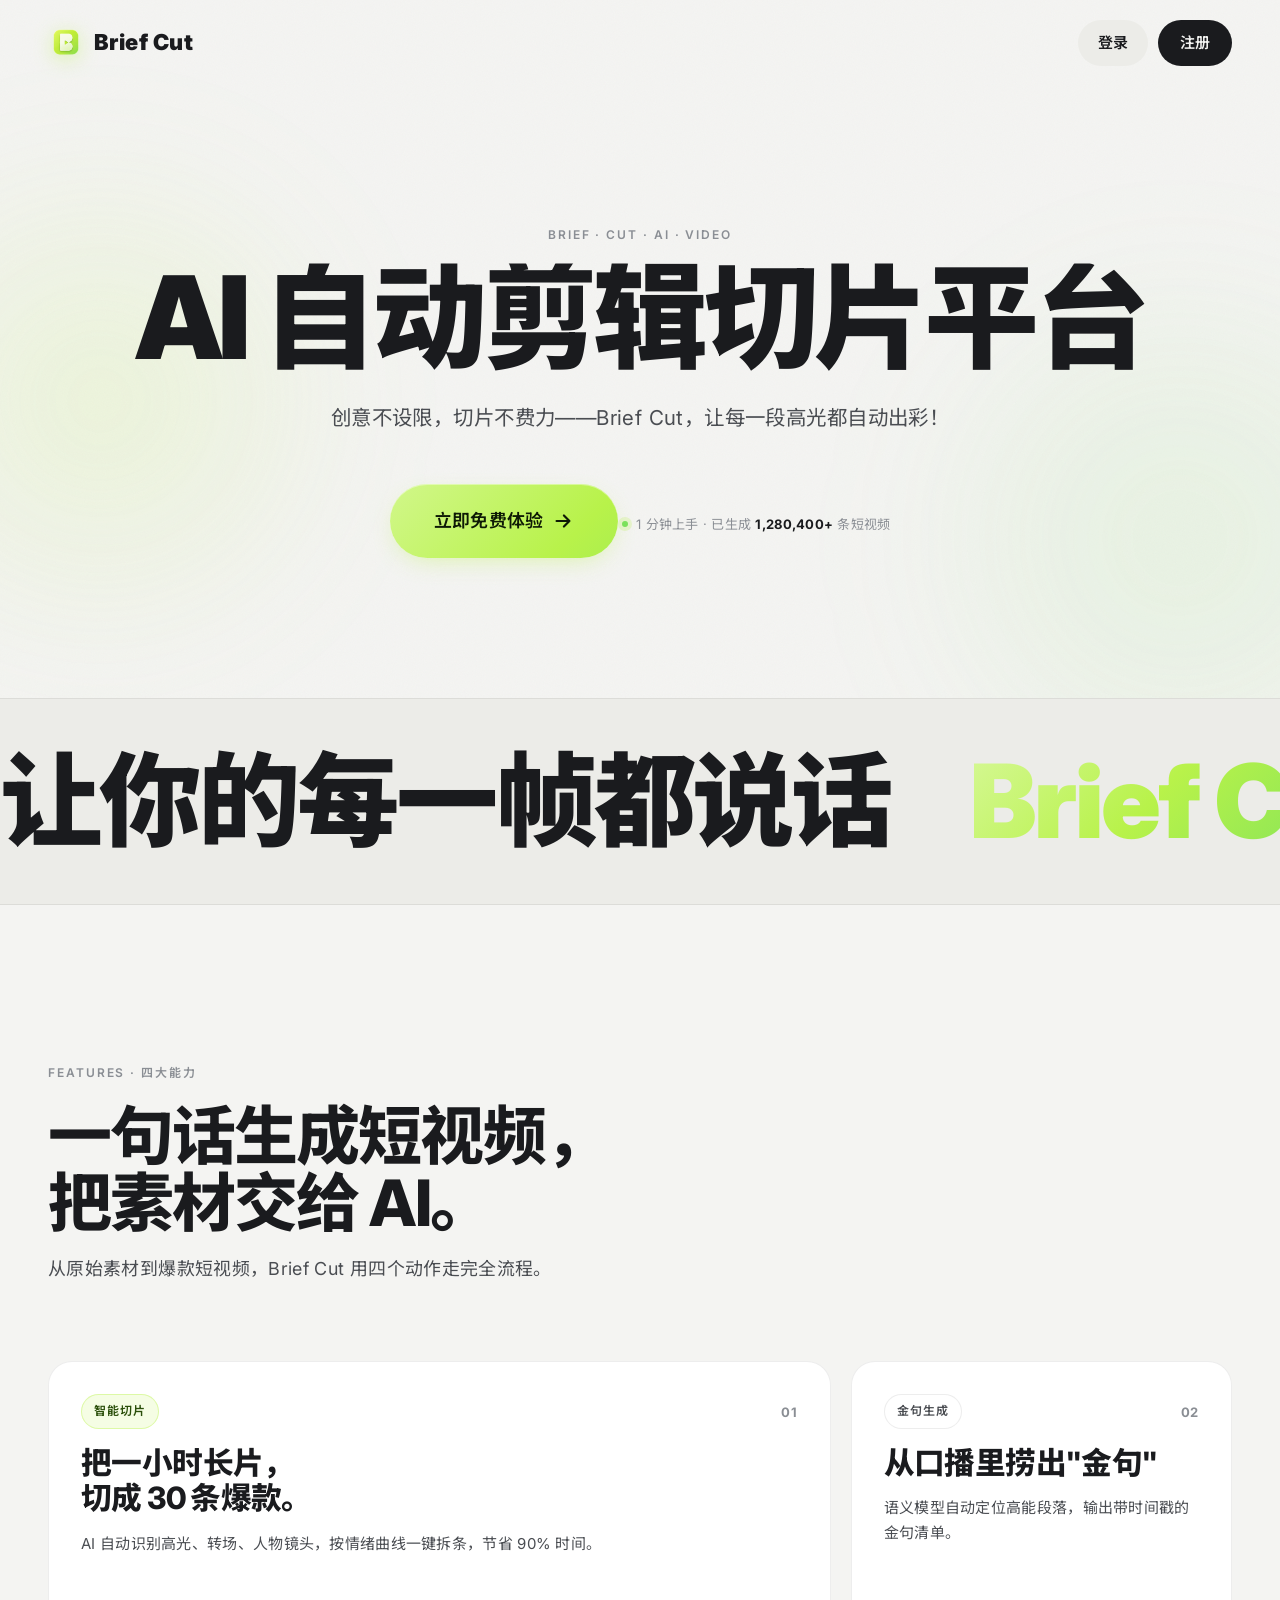
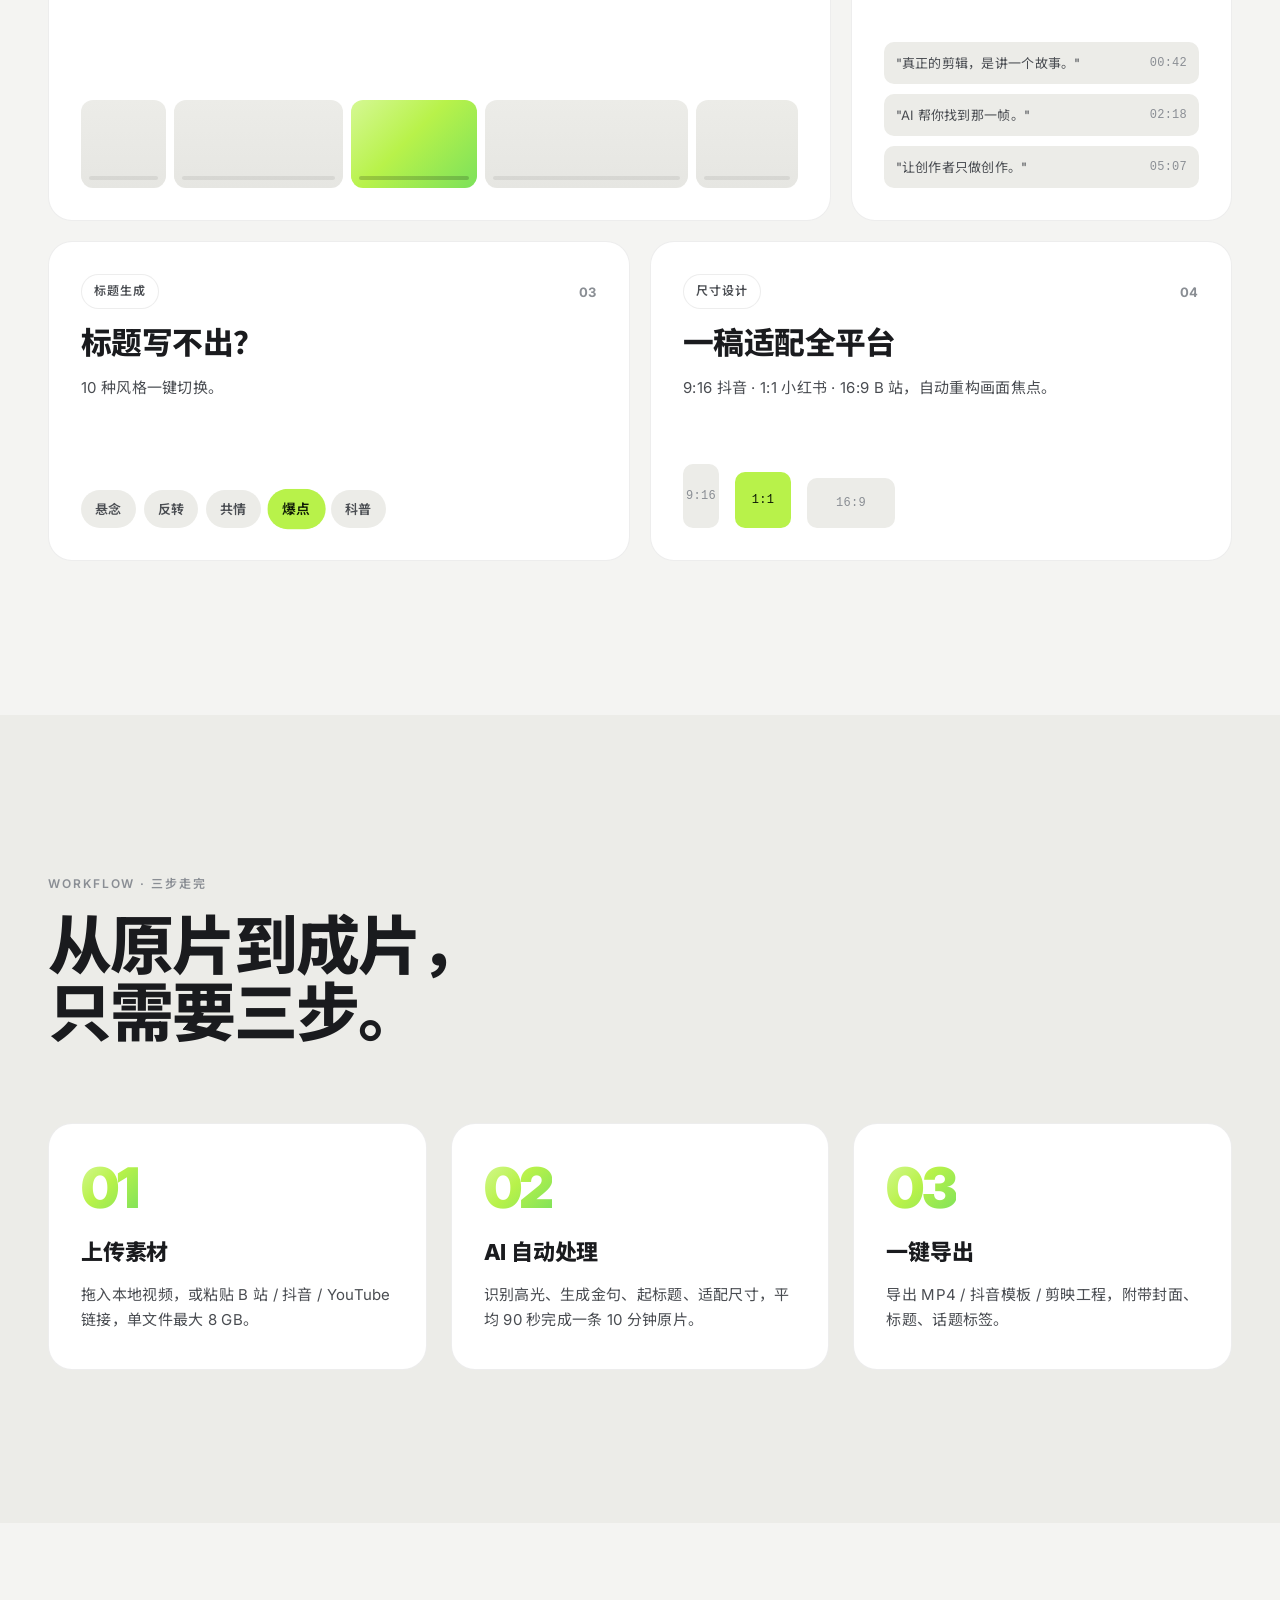
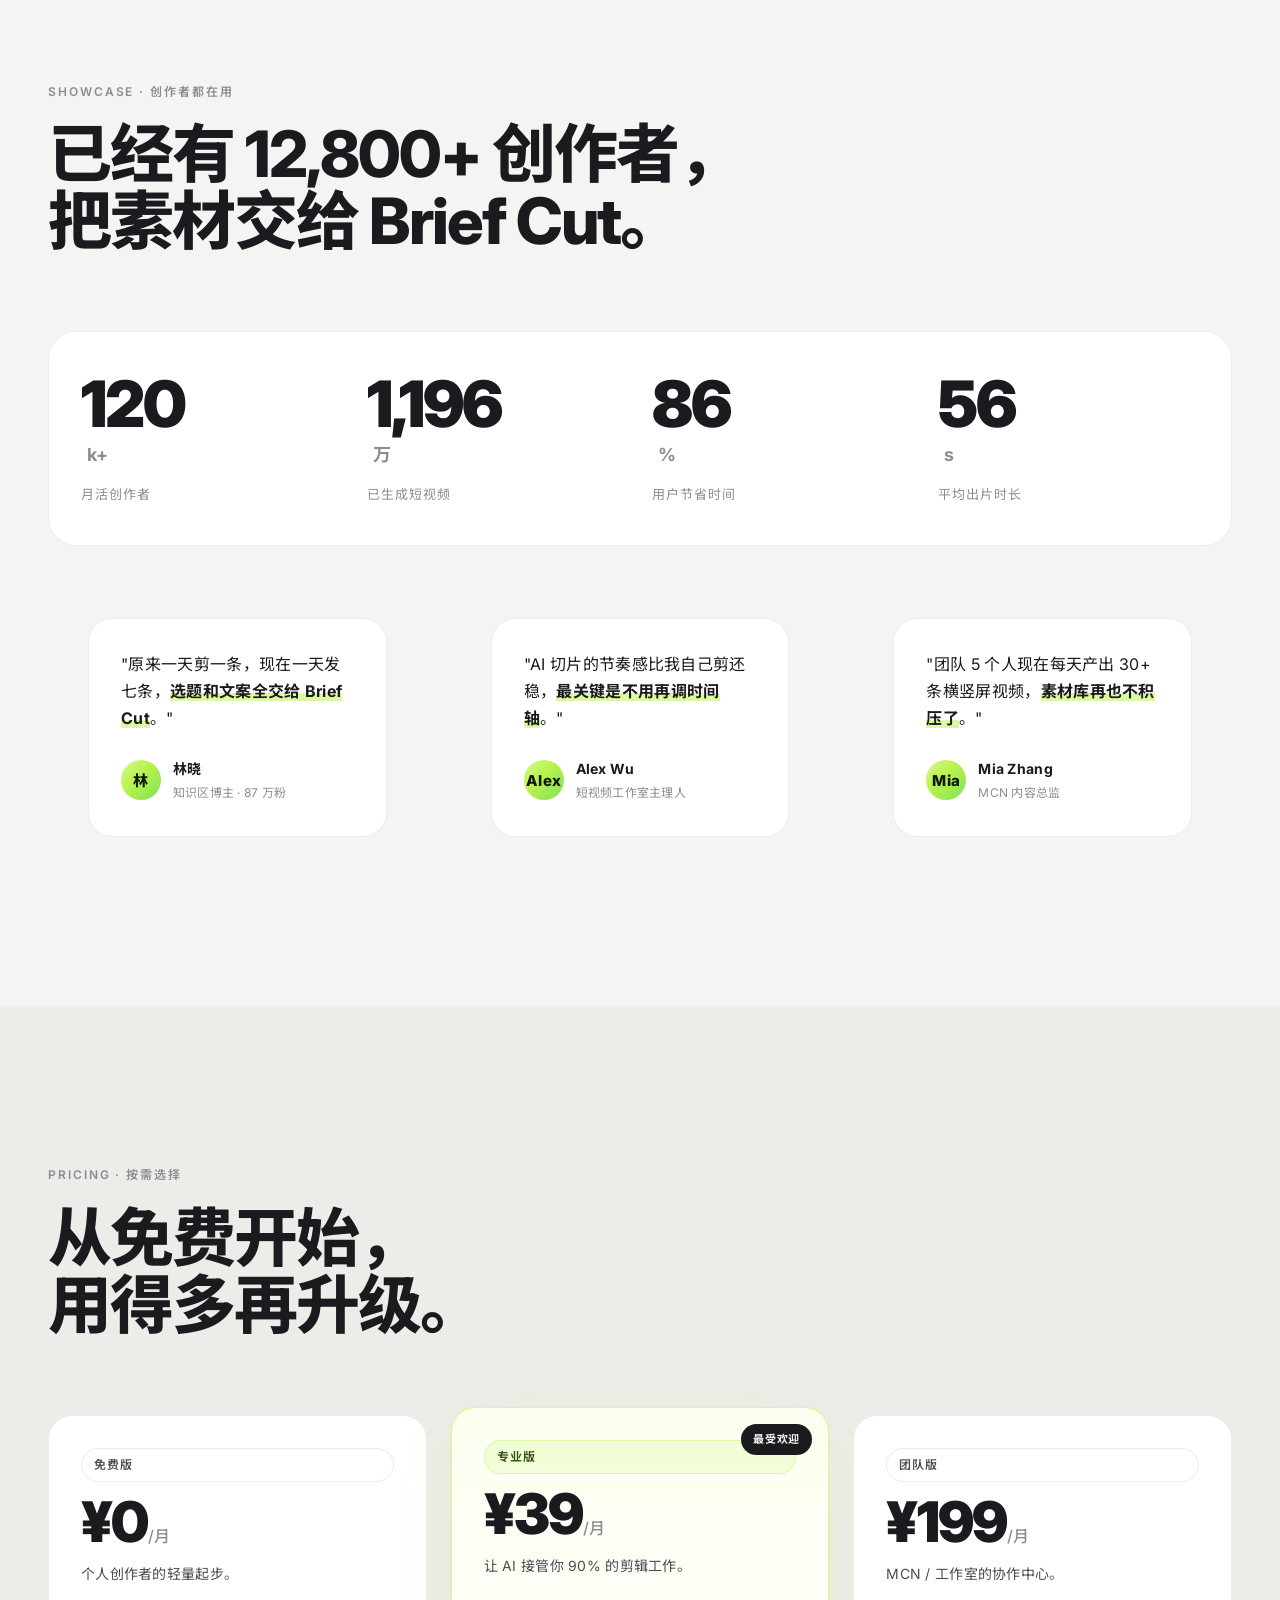
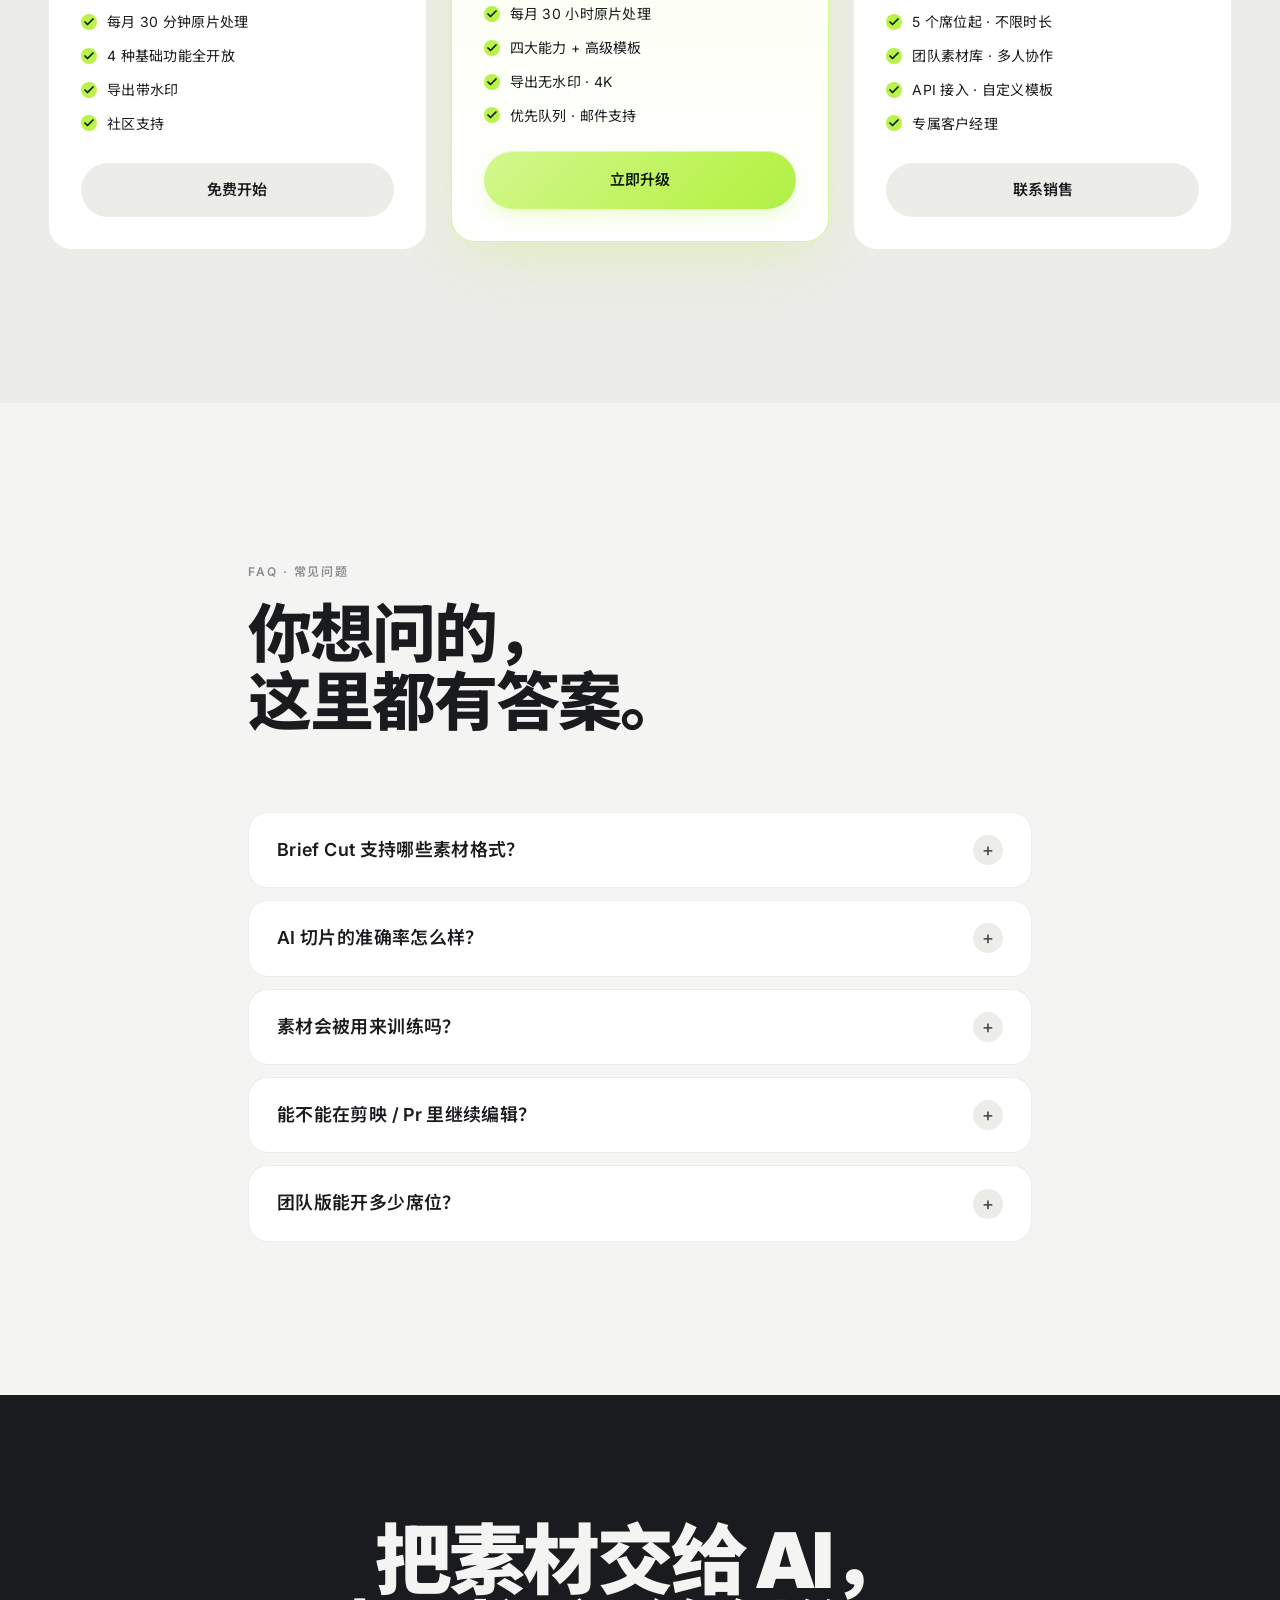
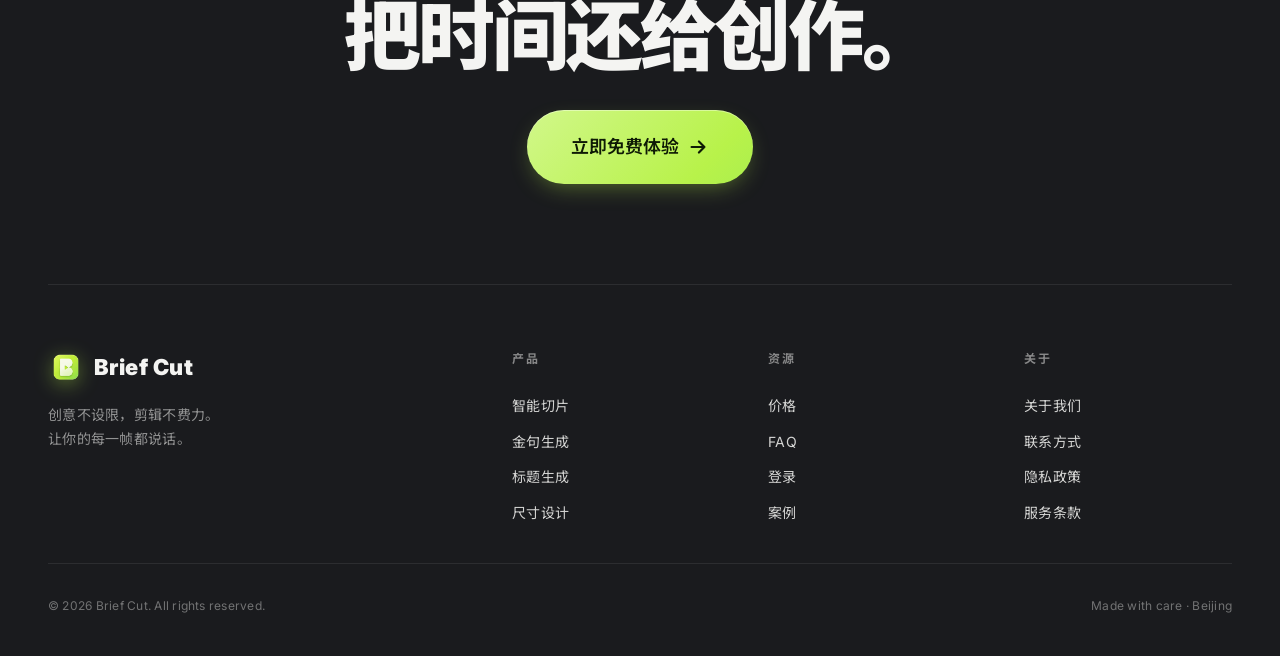
<file: video-slicer/frontend/public/landing.html>
<!doctype html>
<html lang="zh-CN">
<head>
<meta charset="UTF-8" />
<meta name="viewport" content="width=device-width, initial-scale=1, viewport-fit=cover" />
<meta name="theme-color" content="#F4F4F2" />
<title>Brief Cut — AI 自动剪辑切片平台</title>
<meta name="description" content="创意不设限，切片不费力——Brief Cut，让每一段高光都自动出彩！" />
<link rel="preconnect" href="https://fonts.googleapis.com" />
<link rel="preconnect" href="https://fonts.gstatic.com" crossorigin />
<link rel="stylesheet" href="https://fonts.googleapis.com/css2?family=Inter:wght@400;500;600;700;800;900&family=Noto+Sans+SC:wght@400;500;700;900&display=swap" />
<style>
/* =========================================================
   Brief Cut — styles.css
   Strictly follows DESIGN.md tokens & rules.
   ========================================================= */

/* ---------- 1. Tokens ---------- */
:root {
  --bg:            #F4F4F2;
  --surface:       #FFFFFF;
  --surface-alt:   #ECECE8;
  --surface-hover: #E6E6E2;
  --surface-dark:  #1A1B1E;

  --border:        rgba(26, 27, 30, 0.08);
  --border-hover:  rgba(26, 27, 30, 0.16);
  --border-strong: rgba(26, 27, 30, 0.24);

  --text:           #1A1B1E;
  --text-secondary: #4A4D52;
  --text-tertiary:  #8A8E94;
  --text-on-dark:   #F4F4F2;
  --text-on-accent: #0E1A05;

  --accent:         #B8F24A;
  --accent-soft:    #D5F894;
  --accent-deep:    #7CE15B;
  --accent-hover:   #C8FF6B;
  --accent-tint:    #FBFFEF;          /* 极浅绿，用于 featured 卡片底 */
  --accent-text:    #2A4F0A;          /* 强调色上的深绿文字 */
  --surface-dark-hover: #2C2E32;      /* 深色按钮 hover */
  --logo-icon:     url('[data-uri]');
  --accent-gradient: linear-gradient(135deg, #D5F894 0%, #B8F24A 45%, #7CE15B 100%);

  --bg-rgb:        244, 244, 242;
  --text-rgb:      26, 27, 30;
  --accent-rgb:    184, 242, 74;

  --success: #34C759;
  --error:   #FF453A;
  --warning: #FFB020;

  --font-sans: 'Inter', 'Noto Sans SC', -apple-system, 'PingFang SC', 'Microsoft YaHei', sans-serif;
  --font-display: 'Inter', 'Noto Sans SC', -apple-system, 'PingFang SC', sans-serif;
  --font-mono: ui-monospace, 'SF Mono', 'JetBrains Mono', monospace;

  --s-1: 4px;  --s-2: 8px;  --s-3: 12px; --s-4: 16px; --s-5: 24px;
  --s-6: 32px; --s-7: 48px; --s-8: 64px; --s-9: 96px; --s-10: 128px;

  --ease-out: cubic-bezier(.2,.8,.2,1);
}

/* ---------- 2. Reset / base ---------- */
*,*::before,*::after { box-sizing: border-box; }
html, body { margin: 0; padding: 0; }
html { -webkit-text-size-adjust: 100%; scroll-behavior: smooth; }

body {
  font-family: var(--font-sans);
  font-size: 16px;
  line-height: 1.7;
  color: var(--text);
  background: var(--bg);
  -webkit-font-smoothing: antialiased;
  text-rendering: optimizeLegibility;
  min-height: 100vh;
  position: relative;
  overflow-x: hidden;
}

:lang(zh-CN), [lang="zh-CN"] { letter-spacing: 0.02em; }

img, svg { display: block; max-width: 100%; }
button { font: inherit; color: inherit; background: none; border: none; padding: 0; cursor: pointer; }
a { color: inherit; text-decoration: none; }
ul, ol { margin: 0; padding: 0; list-style: none; }
h1,h2,h3,h4 { margin: 0; font-family: var(--font-display); }
p { margin: 0; }

/* Grain noise — atmosphere layer */
body::before {
  content: '';
  position: fixed; inset: 0;
  pointer-events: none;
  z-index: 0;
  opacity: .035;
  background-image: url("data:image/svg+xml;utf8,<svg xmlns='http://www.w3.org/2000/svg' width='160' height='160'><filter id='n'><feTurbulence type='fractalNoise' baseFrequency='0.9' numOctaves='2'/></filter><rect width='100%25' height='100%25' filter='url(%23n)'/></svg>");
  mix-blend-mode: multiply;
}

/* Page routes */
.page { position: relative; z-index: 1; }
.page[hidden] { display: none; }

/* ---------- 3. Container ---------- */
.container {
  max-width: 1280px;
  margin: 0 auto;
  padding: 0 clamp(20px, 4vw, 48px);
}
.container-narrow { max-width: 880px; }

/* ---------- 4. Typography helpers ---------- */
.eyebrow {
  display: inline-block;
  font-size: 12px;
  font-weight: 600;
  letter-spacing: 0.16em;
  text-transform: uppercase;
  color: var(--text-tertiary);
  padding-bottom: 18px;
}
.section-h2 {
  font-size: clamp(36px, 5vw, 72px);
  font-weight: 800;
  line-height: 1.05;
  letter-spacing: -0.03em;
}
.section-sub {
  margin-top: 18px;
  font-size: clamp(16px, 1.4vw, 20px);
  color: var(--text-secondary);
  max-width: 640px;
}
.section { padding: clamp(80px, 12vw, 160px) 0; }
.section-alt { background: var(--surface-alt); }
.section-head { margin-bottom: clamp(40px, 6vw, 80px); }

/* ---------- 5. Buttons ---------- */
.btn {
  display: inline-flex;
  align-items: center;
  justify-content: center;
  gap: 8px;
  font-family: var(--font-sans);
  font-size: 15px;
  font-weight: 600;
  letter-spacing: -0.005em;
  border-radius: 999px;
  cursor: pointer;
  transition: transform .2s var(--ease-out),
              box-shadow .25s ease,
              background .25s ease,
              color .2s ease,
              border-color .2s ease;
  white-space: nowrap;
  text-decoration: none;
  user-select: none;
}

.btn-primary {
  padding: 22px 44px;
  font-size: clamp(16px, 1.4vw, 20px);
  color: var(--text-on-accent);
  background: var(--accent-gradient);
  background-size: 200% 200%;
  background-position: 0% 50%;
  box-shadow: 0 8px 24px -8px rgba(var(--accent-rgb), .45),
              inset 0 1px 0 rgba(255,255,255,.4);
  animation: gradientFlow 6s linear infinite;
}
.btn-primary:hover {
  background-position: 100% 50%;
  transform: translateY(-2px);
  box-shadow: 0 16px 36px -10px rgba(var(--accent-rgb), .6),
              inset 0 1px 0 rgba(255,255,255,.5);
}
.btn-primary:active { transform: translateY(0); }
.btn-primary:focus-visible {
  outline: 3px solid rgba(var(--accent-rgb), .6);
  outline-offset: 4px;
}

.btn-secondary {
  padding: 10px 20px;
  color: var(--text);
  background: var(--surface-alt);
}
.btn-secondary:hover { background: var(--surface-hover); }
.btn-secondary:focus-visible { outline: 2px solid var(--border-strong); outline-offset: 2px; }

.btn-dark {
  padding: 10px 22px;
  color: var(--text-on-dark);
  background: var(--surface-dark);
}
.btn-dark:hover { background: var(--surface-dark-hover); transform: translateY(-1px); }
.btn-dark:focus-visible { outline: 2px solid var(--accent); outline-offset: 2px; }

@keyframes gradientFlow {
  0%   { background-position: 0% 50%; }
  50%  { background-position: 100% 50%; }
  100% { background-position: 0% 50%; }
}

/* ---------- 6. Nav ---------- */
.nav {
  position: fixed; top: 0; left: 0; right: 0;
  z-index: 100;
  padding: 20px clamp(20px, 4vw, 48px);
  display: flex; align-items: center; justify-content: space-between;
  background: transparent;
  transition: background .3s ease, backdrop-filter .3s ease,
              border-color .3s ease, padding .3s ease;
  border-bottom: 1px solid transparent;
}
.nav.is-scrolled {
  padding: 14px clamp(20px, 4vw, 48px);
  background: rgba(var(--bg-rgb), .82);
  backdrop-filter: blur(12px);
  -webkit-backdrop-filter: blur(12px);
  border-bottom-color: var(--border);
}
.nav-brand {
  font-family: var(--font-display);
  font-weight: 900;
  font-size: 22px;
  letter-spacing: -0.03em;
  color: var(--text);
  display: flex; align-items: center; gap: 10px;
}
.nav-brand .dot {
  width: 36px; height: 36px;
  background: var(--logo-icon) center/contain no-repeat;
  filter: drop-shadow(0 4px 10px rgba(var(--accent-rgb), .4));
  flex-shrink: 0;
}
.nav-actions { display: flex; gap: 10px; align-items: center; }

/* ---------- 7. Hero ---------- */
.hero {
  position: relative;
  padding: clamp(140px, 18vw, 220px) 0 clamp(80px, 12vw, 140px);
  text-align: center;
  overflow: hidden;
}
.hero-inner { position: relative; z-index: 2; }
.hero-eyebrow {
  opacity: 0;
  letter-spacing: 0;
  animation: eyebrowSpread 1s ease .05s forwards;
}
@keyframes eyebrowSpread {
  to { opacity: 1; letter-spacing: 0.16em; }
}
.hero-h1 {
  font-size: clamp(56px, 9vw, 144px);
  font-weight: 900;
  line-height: 0.95;
  letter-spacing: -0.04em;
  color: var(--text);
  clip-path: inset(0 100% 0 0);
  animation: heroReveal 1.1s var(--ease-out) .15s forwards;
}
@keyframes heroReveal {
  to { clip-path: inset(0 0% 0 0); }
}
.hero-sub {
  margin-top: 28px;
  font-size: clamp(16px, 1.6vw, 22px);
  color: var(--text-secondary);
  max-width: 720px;
  margin-left: auto; margin-right: auto;
  opacity: 0; transform: translateY(16px);
  animation: fadeUp .7s ease .9s forwards;
}
.hero-cta {
  margin-top: 48px;
  opacity: 0; transform: translateY(16px);
  animation: fadeUp .7s ease 1.15s forwards, gradientFlow 6s linear infinite 1.85s;
}
@keyframes fadeUp { to { opacity: 1; transform: translateY(0); } }

.hero-meta {
  margin-top: 36px;
  font-size: 13px;
  color: var(--text-tertiary);
  display: inline-flex; align-items: center; gap: 8px;
  opacity: 0;
  animation: fadeUp .7s ease 1.4s forwards;
}
.hero-meta strong { color: var(--text); font-weight: 700; }
.meta-dot {
  width: 6px; height: 6px; border-radius: 50%;
  background: var(--accent-deep);
  box-shadow: 0 0 0 4px rgba(var(--accent-rgb), .22);
  animation: pulse 2.4s ease-in-out infinite;
}
@keyframes pulse {
  0%,100% { box-shadow: 0 0 0 4px rgba(var(--accent-rgb), .22); }
  50%     { box-shadow: 0 0 0 8px rgba(var(--accent-rgb), 0);   }
}

.hero-bg { position: absolute; inset: 0; z-index: 1; pointer-events: none; }
.hero-blob {
  position: absolute;
  border-radius: 50%;
  filter: blur(80px);
  opacity: .55;
}
.blob-1 {
  width: 520px; height: 520px;
  left: -160px; top: 20%;
  background: radial-gradient(circle, rgba(var(--accent-rgb), .35), transparent 70%);
}
.blob-2 {
  width: 600px; height: 600px;
  right: -200px; bottom: -20%;
  background: radial-gradient(circle, rgba(124, 225, 91, .25), transparent 70%);
}

/* ---------- 8. Marquee ---------- */
.marquee {
  overflow: hidden;
  border-block: 1px solid var(--border);
  padding-block: clamp(28px, 4vw, 56px);
  background: var(--surface-alt);
}
.marquee-track {
  display: flex; gap: 80px;
  white-space: nowrap;
  animation: marquee 36s linear infinite;
  will-change: transform;
  width: max-content;
}
.marquee:hover .marquee-track { animation-play-state: paused; }
.marquee-item {
  font-family: var(--font-display);
  font-size: clamp(48px, 8vw, 120px);
  font-weight: 900;
  letter-spacing: -0.03em;
  line-height: 1;
  color: var(--text);
}
.marquee-item.is-accent {
  background: var(--accent-gradient);
  -webkit-background-clip: text; background-clip: text;
  color: transparent;
}
@keyframes marquee {
  from { transform: translateX(0); }
  to   { transform: translateX(-50%); }
}

/* ---------- 9. Reveal helpers ---------- */
[data-reveal] {
  opacity: 0; transform: translateY(28px);
  transition: opacity .8s var(--ease-out), transform .8s var(--ease-out);
}
[data-reveal].is-in { opacity: 1; transform: translateY(0); }
[data-reveal][data-delay="1"].is-in { transition-delay: .08s; }
[data-reveal][data-delay="2"].is-in { transition-delay: .16s; }
[data-reveal][data-delay="3"].is-in { transition-delay: .24s; }
[data-reveal][data-delay="4"].is-in { transition-delay: .32s; }

.h2-reveal {
  letter-spacing: 0.04em;
}
.h2-reveal.is-in {
  letter-spacing: -0.03em;
  transition: opacity .9s var(--ease-out),
              letter-spacing .9s var(--ease-out),
              transform .9s var(--ease-out);
}

/* ---------- 10. Tags ---------- */
.tag {
  display: inline-flex; align-items: center; gap: 6px;
  padding: 6px 12px;
  border-radius: 999px;
  background: var(--surface);
  border: 1px solid var(--border);
  font-size: 12px; font-weight: 600;
  letter-spacing: 0.08em; text-transform: uppercase;
  color: var(--text-secondary);
}
.tag-accent {
  background: rgba(var(--accent-rgb), .15);
  border-color: rgba(var(--accent-rgb), .4);
  color: var(--accent-text);
}

/* ---------- 11. Cards (generic + spotlight) ---------- */
.card {
  background: var(--surface);
  border: 1px solid var(--border);
  border-radius: 24px;
  padding: 32px;
  transition: transform .3s var(--ease-out),
              border-color .25s ease,
              box-shadow .3s ease;
  position: relative;
  overflow: hidden;
}
.card:hover {
  transform: translateY(-4px);
  border-color: var(--border-hover);
  box-shadow: 0 24px 48px -16px rgba(var(--text-rgb), .12);
}
.card:focus-within {
  border-color: var(--accent);
  box-shadow: 0 0 0 3px rgba(var(--accent-rgb), .25);
}
.card-spotlight { --mx: 50%; --my: 50%; }
.card-spotlight::before {
  content: '';
  position: absolute; inset: 0;
  background: radial-gradient(420px circle at var(--mx) var(--my),
                              rgba(var(--accent-rgb), .22), transparent 60%);
  opacity: 0;
  transition: opacity .35s ease;
  pointer-events: none;
}
.card-spotlight:hover::before { opacity: 1; }

/* ---------- 12. Bento ---------- */
.grid-bento {
  display: grid;
  grid-template-columns: repeat(6, 1fr);
  grid-auto-rows: minmax(220px, auto);
  gap: 20px;
}
.bento { display: flex; flex-direction: column; gap: 16px; min-height: 320px; }
.bento-head { display: flex; align-items: center; justify-content: space-between; }
.bento-num {
  font-family: var(--font-display);
  font-size: 13px;
  font-weight: 700;
  color: var(--text-tertiary);
  letter-spacing: 0.05em;
}
.bento-title {
  font-size: clamp(22px, 2.4vw, 32px);
  font-weight: 800;
  letter-spacing: -0.02em;
  line-height: 1.15;
}
.bento-desc {
  font-size: 15px;
  color: var(--text-secondary);
  line-height: 1.65;
}

.bento-1 { grid-column: span 4; grid-row: span 2; }
.bento-2 { grid-column: span 2; grid-row: span 2; }
.bento-3 { grid-column: span 3; }
.bento-4 { grid-column: span 3; }

/* Bento viz – clips bar */
.bento-viz {
  margin-top: auto;
  display: grid; grid-template-columns: 1fr 2fr 1.5fr 2.4fr 1.2fr;
  gap: 8px;
  height: 88px;
}
.bento-viz .clip {
  border-radius: 12px;
  background: linear-gradient(180deg, var(--surface-alt), var(--surface-hover));
  position: relative; overflow: hidden;
}
.bento-viz .clip::after {
  content: '';
  position: absolute; left: 8px; right: 8px; bottom: 8px; height: 4px;
  border-radius: 99px;
  background: var(--border);
}
.bento-viz .clip-c { background: var(--accent-gradient); }
.bento-viz .clip-c::after { background: rgba(0,0,0,.18); }

/* quote list */
.quote-list { margin-top: auto; display: flex; flex-direction: column; gap: 10px; }
.quote-list li {
  display: flex; justify-content: space-between; align-items: center; gap: 12px;
  padding: 10px 12px;
  border-radius: 10px;
  background: var(--surface-alt);
  font-size: 13px; color: var(--text-secondary);
}
.quote-list li span {
  font-family: var(--font-mono);
  font-size: 12px;
  color: var(--text-tertiary);
}

/* title chips */
.title-chips { margin-top: auto; display: flex; flex-wrap: wrap; gap: 8px; }
.title-chips span {
  padding: 8px 14px;
  border-radius: 999px;
  background: var(--surface-alt);
  font-size: 13px; font-weight: 600;
  color: var(--text-secondary);
  transition: background .2s, color .2s, transform .2s;
}
.title-chips span.active {
  background: var(--accent);
  color: var(--text-on-accent);
  transform: scale(1.06);
}

/* ratios */
.ratio-row { margin-top: auto; display: flex; gap: 16px; align-items: flex-end; }
.ratio {
  display: grid; place-items: center;
  background: var(--surface-alt);
  border-radius: 10px;
  position: relative;
  color: var(--text-tertiary);
  font-family: var(--font-mono);
  font-size: 12px;
}
.ratio em { font-style: normal; }
.r-9-16  { width: 36px; height: 64px; }
.r-1-1   { width: 56px; height: 56px; background: var(--accent); color: var(--text-on-accent); }
.r-16-9  { width: 88px; height: 50px; }

/* ---------- 13. Workflow ---------- */
.workflow-list {
  display: grid;
  grid-template-columns: repeat(3, 1fr);
  gap: 24px;
  counter-reset: step;
}
.workflow-step {
  background: var(--surface);
  border: 1px solid var(--border);
  border-radius: 24px;
  padding: 36px 32px;
  transition: transform .3s var(--ease-out), border-color .25s, box-shadow .3s;
}
.workflow-step:hover {
  transform: translateY(-4px);
  border-color: var(--border-hover);
  box-shadow: 0 24px 48px -16px rgba(var(--text-rgb), .12);
}
.workflow-step .step-num {
  display: inline-block;
  font-family: var(--font-display);
  font-size: 56px;
  font-weight: 900;
  letter-spacing: -0.04em;
  line-height: 1;
  background: var(--accent-gradient);
  -webkit-background-clip: text; background-clip: text;
  color: transparent;
  margin-bottom: 18px;
}
.workflow-step h3 {
  font-size: 22px;
  font-weight: 800;
  letter-spacing: -0.01em;
  margin-bottom: 10px;
}
.workflow-step p { color: var(--text-secondary); font-size: 15px; line-height: 1.7; }

/* ---------- 14. Stats + Testimonial ---------- */
.stats {
  display: grid;
  grid-template-columns: repeat(4, 1fr);
  gap: 24px;
  padding: 40px 32px;
  background: var(--surface);
  border: 1px solid var(--border);
  border-radius: 28px;
  margin-bottom: 56px;
}
.stat { display: flex; flex-direction: column; gap: 4px; align-items: flex-start; }
.stat-num {
  font-family: var(--font-display);
  font-size: clamp(40px, 5vw, 64px);
  font-weight: 900;
  letter-spacing: -0.03em;
  line-height: 1;
}
.stat-unit {
  display: inline-block;
  margin-left: 6px;
  font-size: 18px; font-weight: 700; color: var(--text-tertiary);
}
.stat-label {
  margin-top: 8px;
  font-size: 13px;
  color: var(--text-tertiary);
  letter-spacing: 0.08em;
  text-transform: uppercase;
}

.testimonial-row {
  display: grid;
  grid-template-columns: repeat(3, 1fr);
  gap: 24px;
}
.testimonial blockquote {
  margin: 0;
  font-size: 16px;
  line-height: 1.7;
  color: var(--text);
}
.testimonial blockquote strong { background: linear-gradient(transparent 60%, rgba(var(--accent-rgb), .5) 60%); font-weight: 700; }
.testimonial figcaption {
  margin-top: 24px;
  display: flex; align-items: center; gap: 12px;
  font-size: 14px; color: var(--text-secondary);
}
.testimonial figcaption b { color: var(--text); font-weight: 700; display: block; }
.testimonial figcaption span { font-size: 12px; color: var(--text-tertiary); }
.testimonial .avatar {
  width: 40px; height: 40px;
  border-radius: 50%;
  display: grid; place-items: center;
  background: var(--accent-gradient);
  color: var(--text-on-accent);
  font-weight: 800;
  font-size: 15px;
  flex-shrink: 0;
}

/* ---------- 15. Pricing ---------- */
.pricing-grid {
  display: grid;
  grid-template-columns: repeat(3, 1fr);
  gap: 24px;
  align-items: stretch;
}
.price-card {
  display: flex; flex-direction: column; gap: 24px;
}
.price-card.is-featured {
  border-color: rgba(var(--accent-rgb), .55);
  background: linear-gradient(180deg, var(--accent-tint), var(--surface));
  position: relative;
  transform: translateY(-8px);
  box-shadow: 0 24px 60px -20px rgba(var(--accent-rgb), .35);
}
.price-card .ribbon {
  position: absolute; top: 16px; right: 16px;
  padding: 6px 12px;
  border-radius: 999px;
  background: var(--surface-dark);
  color: var(--text-on-dark);
  font-size: 11px; font-weight: 700;
  letter-spacing: 0.08em; text-transform: uppercase;
}
.price-head { display: flex; flex-direction: column; gap: 12px; }
.price-num {
  font-family: var(--font-display);
  font-size: clamp(40px, 4.4vw, 56px);
  font-weight: 900;
  letter-spacing: -0.03em;
  line-height: 1;
}
.price-num small {
  font-size: 16px;
  font-weight: 500;
  color: var(--text-tertiary);
  letter-spacing: 0;
}
.price-desc { color: var(--text-secondary); font-size: 14px; }
.price-list {
  display: flex; flex-direction: column; gap: 10px;
  flex: 1;
}
.price-list li {
  display: flex; align-items: center; gap: 10px;
  font-size: 14px;
  color: var(--text);
}
.price-list li::before {
  content: '';
  width: 16px; height: 16px;
  border-radius: 50%;
  background: var(--accent) url("data:image/svg+xml;utf8,<svg xmlns='http://www.w3.org/2000/svg' viewBox='0 0 24 24' fill='none' stroke='%230E1A05' stroke-width='3.5' stroke-linecap='round' stroke-linejoin='round'><polyline points='20 6 9 17 4 12'/></svg>") center/12px no-repeat;
  flex-shrink: 0;
}
.price-cta { align-self: stretch; justify-content: center; }
.price-card .btn-secondary { padding: 14px 24px; }
.price-card .btn-primary { padding: 16px 24px; font-size: 15px; }

/* ---------- 16. FAQ ---------- */
.faq-list { display: flex; flex-direction: column; gap: 12px; }
.faq-item {
  background: var(--surface);
  border: 1px solid var(--border);
  border-radius: 20px;
  padding: 22px 28px;
  transition: border-color .2s, box-shadow .3s;
}
.faq-item:hover { border-color: var(--border-hover); }
.faq-item[open] { box-shadow: 0 24px 48px -24px rgba(var(--text-rgb), .12); }
.faq-item summary {
  list-style: none;
  display: flex; justify-content: space-between; align-items: center;
  gap: 16px;
  font-size: clamp(16px, 1.4vw, 18px);
  font-weight: 600;
  color: var(--text);
  cursor: pointer;
}
.faq-item summary::-webkit-details-marker { display: none; }
.faq-icon {
  width: 30px; height: 30px;
  border-radius: 50%;
  background: var(--surface-alt);
  display: grid; place-items: center;
  font-size: 18px; font-weight: 500;
  line-height: 1;
  transition: transform .25s, background .25s, color .25s;
  color: var(--text-secondary);
}
.faq-item[open] .faq-icon {
  transform: rotate(45deg);
  background: var(--accent);
  color: var(--text-on-accent);
}
.faq-item p {
  margin-top: 14px;
  color: var(--text-secondary);
  font-size: 15px;
  line-height: 1.75;
}

/* ---------- 17. Footer ---------- */
.footer {
  position: relative;
  background: var(--surface-dark);
  color: var(--text-on-dark);
  padding: clamp(80px, 10vw, 140px) 0 40px;
}
.footer-cta {
  display: flex; flex-direction: column; align-items: center; text-align: center;
  gap: 36px;
  padding-bottom: clamp(60px, 8vw, 100px);
  border-bottom: 1px solid rgba(255,255,255,.08);
}
.footer-h2 {
  font-family: var(--font-display);
  font-size: clamp(40px, 6vw, 88px);
  font-weight: 900;
  line-height: 0.98;
  letter-spacing: -0.04em;
  color: var(--text-on-dark);
}
.footer-grid {
  display: grid;
  grid-template-columns: 2fr 1fr 1fr 1fr;
  gap: 48px;
  padding: 64px 0 32px;
}
.footer-brand p { color: rgba(244,244,242,.55); font-size: 14px; line-height: 1.7; margin-top: 16px; }
.footer-col h4 {
  font-size: 12px;
  font-weight: 700;
  letter-spacing: 0.16em;
  text-transform: uppercase;
  color: rgba(244,244,242,.5);
  margin-bottom: 18px;
}
.footer-col a {
  display: block;
  font-size: 14px;
  padding: 6px 0;
  color: rgba(244,244,242,.85);
  transition: color .2s, transform .2s;
}
.footer-col a:hover { color: var(--accent); transform: translateX(3px); }
.footer-bottom {
  display: flex; justify-content: space-between; flex-wrap: wrap; gap: 8px;
  padding-top: 32px;
  border-top: 1px solid rgba(255,255,255,.08);
  font-size: 12px;
  color: rgba(244,244,242,.4);
}

/* ============================================================
   WORKSPACE (#/app)
   ============================================================ */
#page-workspace {
  padding: 20px;
  min-height: 100vh;
}
.workspace-grid {
  display: grid;
  grid-template-columns: 240px 1fr;
  gap: 32px;
  min-height: calc(100vh - 40px);
}

/* Sidebar */
.sidebar {
  background: var(--surface-alt);
  border-radius: 28px;
  padding: 20px;
  display: flex; flex-direction: column; gap: 6px;
  height: calc(100vh - 40px);
  position: sticky; top: 20px;
}
.sidebar-user {
  display: flex; align-items: center; gap: 12px;
  padding: 10px;
  margin-bottom: 12px;
}
.sidebar-user .avatar {
  width: 40px; height: 40px;
  background: var(--logo-icon) center/contain no-repeat;
  filter: drop-shadow(0 2px 6px rgba(var(--accent-rgb), .35));
  flex-shrink: 0;
}
.sidebar-user-meta { display: flex; flex-direction: column; line-height: 1.25; }
.sidebar-user-meta b { font-weight: 700; color: var(--text); font-size: 15px; }
.sidebar-user-meta span { font-size: 12px; color: var(--text-tertiary); }

.sidebar-item {
  display: flex; align-items: center; gap: 12px;
  padding: 12px 16px;
  border-radius: 999px;
  font-size: 15px; font-weight: 500;
  color: var(--text-secondary);
  text-align: left;
  transition: background .2s, color .2s, transform .2s;
}
.sidebar-item:hover { background: var(--surface); color: var(--text); }
.sidebar-item.is-active {
  background: var(--surface);
  color: var(--text);
  font-weight: 600;
  box-shadow: 0 1px 0 var(--border), 0 8px 16px -10px rgba(var(--text-rgb),.1);
}
.sidebar-item .bullet {
  width: 10px; height: 10px;
  border-radius: 50%;
  background: var(--text-tertiary);
  transition: background .2s, transform .2s;
}
.sidebar-item.is-active .bullet { background: var(--accent); }
.sidebar-foot { margin-top: auto; padding: 12px 14px; }

/* Workspace main */
.workspace-main {
  display: flex; flex-direction: column; gap: 28px;
  min-width: 0;
}
.workspace-top {
  display: flex; justify-content: space-between; align-items: center;
  padding: 4px 4px 0;
}
.workspace-crumb {
  font-family: var(--font-display);
  font-size: 14px;
  font-weight: 600;
  color: var(--text-tertiary);
  letter-spacing: 0.06em;
  text-transform: uppercase;
}
.workspace-tools { display: flex; gap: 10px; }

.icon-btn {
  width: 40px; height: 40px;
  border-radius: 50%;
  background: var(--surface);
  border: 1px solid var(--border);
  display: grid; place-items: center;
  color: var(--text-secondary);
  transition: background .2s, color .2s, border-color .2s, transform .2s;
}
.icon-btn:hover {
  background: var(--surface);
  color: var(--text);
  border-color: var(--border-hover);
  transform: translateY(-1px);
}
.icon-btn:focus-visible { outline: 2px solid var(--accent); outline-offset: 2px; }

/* Create CTA */
.create-cta {
  display: flex; align-items: center; justify-content: center; gap: 28px;
  width: 100%;
  padding: clamp(40px, 6vw, 72px) clamp(28px, 4vw, 56px);
  background: var(--surface-alt);
  border: 1px solid var(--border);
  border-radius: 32px;
  cursor: pointer;
  transition: transform .3s var(--ease-out),
              background .25s, border-color .25s, box-shadow .3s;
  text-align: left;
}
.create-cta:hover {
  transform: translateY(-3px);
  background: var(--surface);
  border-color: rgba(var(--accent-rgb), .5);
  box-shadow: 0 24px 48px -20px rgba(var(--accent-rgb), .3);
}
.create-cta:focus-visible { outline: 3px solid rgba(var(--accent-rgb), .6); outline-offset: 4px; }
.create-cta .plus {
  width: 72px; height: 72px;
  border-radius: 20px;
  background: var(--surface);
  display: grid; place-items: center;
  color: var(--text);
  box-shadow: 0 8px 20px -8px rgba(var(--text-rgb), .15);
  transition: background .25s, transform .35s var(--ease-out), color .25s;
  flex-shrink: 0;
}
.create-cta:hover .plus {
  background: var(--accent);
  transform: rotate(90deg);
}
.create-cta .label {
  font-family: var(--font-display);
  font-size: clamp(28px, 3.4vw, 44px);
  font-weight: 800;
  letter-spacing: -0.02em;
  color: var(--text);
}

/* Feature row (workspace) */
.feature-row {
  display: grid;
  grid-template-columns: repeat(4, 1fr);
  gap: 24px;
  padding: 16px 0;
}
.feature-item {
  display: flex; flex-direction: column; align-items: center; gap: 16px;
  padding: 12px;
  border-radius: 20px;
  transition: background .2s;
}
.feature-item:hover { background: var(--surface-alt); }
.feature-item:focus-visible { outline: 2px solid var(--accent); outline-offset: 2px; }
.feature-circle {
  width: 96px; height: 96px;
  border-radius: 50%;
  background: var(--surface);
  border: 1px solid var(--border);
  display: grid; place-items: center;
  color: var(--text-secondary);
  transition: transform .25s var(--ease-out), background .2s, color .2s, border-color .2s, box-shadow .3s;
}
.feature-item:hover .feature-circle {
  transform: translateY(-3px) scale(1.04);
  background: var(--accent);
  border-color: var(--accent);
  color: var(--text-on-accent);
  box-shadow: 0 16px 32px -16px rgba(var(--accent-rgb), .5);
}
.feature-label {
  font-size: 14px;
  font-weight: 600;
  color: var(--text-secondary);
}
.feature-item:hover .feature-label { color: var(--text); }

/* Recent */
.recent { margin-top: 8px; }
.recent-head {
  display: flex; justify-content: space-between; align-items: baseline;
  margin-bottom: 18px;
}
.recent-head h3 {
  font-size: 18px; font-weight: 700; letter-spacing: -0.01em;
}
.recent-list {
  display: grid;
  grid-template-columns: repeat(auto-fill, minmax(220px, 1fr));
  gap: 16px;
}

/* History */
.history-head {
  display: flex; justify-content: space-between; align-items: flex-end;
  flex-wrap: wrap; gap: 20px;
  margin-top: 4px;
}
.history-title {
  font-family: var(--font-display);
  font-size: clamp(32px, 4vw, 48px);
  font-weight: 900;
  letter-spacing: -0.03em;
  line-height: 1;
  margin-bottom: 8px;
}
.history-sub { color: var(--text-secondary); font-size: 14px; }
.history-actions {
  display: flex; gap: 12px; align-items: center; flex-wrap: wrap;
}
.search {
  display: flex; align-items: center; gap: 8px;
  padding: 10px 14px;
  background: var(--surface);
  border: 1px solid var(--border);
  border-radius: 999px;
  color: var(--text-tertiary);
  transition: border-color .2s, box-shadow .2s;
}
.search:focus-within {
  border-color: var(--accent);
  box-shadow: 0 0 0 3px rgba(var(--accent-rgb), .22);
  color: var(--text);
}
.search input {
  border: none; outline: none; background: transparent;
  font: inherit; color: var(--text);
  min-width: 200px;
}
.search input::placeholder { color: var(--text-tertiary); }

.seg {
  display: inline-flex;
  padding: 4px;
  background: var(--surface);
  border: 1px solid var(--border);
  border-radius: 999px;
}
.seg-btn {
  padding: 8px 14px;
  border-radius: 999px;
  font-size: 13px; font-weight: 600;
  color: var(--text-secondary);
  transition: background .2s, color .2s;
}
.seg-btn:hover { color: var(--text); }
.seg-btn.is-active {
  background: var(--surface-dark);
  color: var(--text-on-dark);
}

/* History grid */
.history-grid {
  display: grid;
  grid-template-columns: repeat(auto-fill, minmax(260px, 1fr));
  gap: 20px;
  margin-top: 24px;
}
.work-card {
  position: relative;
  background: var(--surface);
  border: 1px solid var(--border);
  border-radius: 20px;
  overflow: hidden;
  display: flex; flex-direction: column;
  transition: transform .3s var(--ease-out), border-color .25s, box-shadow .3s;
}
.work-card:hover {
  transform: translateY(-4px);
  border-color: var(--border-hover);
  box-shadow: 0 24px 48px -20px rgba(var(--text-rgb), .12);
}
.work-thumb {
  aspect-ratio: 16 / 9;
  position: relative;
  overflow: hidden;
  background: linear-gradient(135deg, var(--surface-alt), var(--surface-hover));
}
.work-thumb::before {
  content: '';
  position: absolute; inset: 0;
  background:
    radial-gradient(circle at 30% 40%, rgba(var(--accent-rgb), .35), transparent 55%),
    radial-gradient(circle at 80% 70%, rgba(124, 225, 91, .25), transparent 55%);
}
.work-thumb .play {
  position: absolute; left: 50%; top: 50%;
  transform: translate(-50%, -50%);
  width: 48px; height: 48px;
  border-radius: 50%;
  background: rgba(26, 27, 30, .82);
  color: var(--text-on-dark);
  display: grid; place-items: center;
  backdrop-filter: blur(6px);
  transition: transform .25s, background .25s;
}
.work-card:hover .play { transform: translate(-50%, -50%) scale(1.08); background: var(--text); }
.work-thumb .duration {
  position: absolute; right: 10px; bottom: 10px;
  padding: 4px 8px;
  border-radius: 6px;
  background: rgba(26, 27, 30, .72);
  color: var(--text-on-dark);
  font-family: var(--font-mono);
  font-size: 11px;
}
.work-thumb .tag {
  position: absolute; left: 10px; top: 10px;
  background: rgba(255,255,255,.92);
}
.work-meta { padding: 16px 18px 18px; display: flex; flex-direction: column; gap: 6px; }
.work-meta h4 {
  font-size: 15px;
  font-weight: 700;
  letter-spacing: -0.01em;
  line-height: 1.35;
}
.work-meta .work-time { color: var(--text-tertiary); font-size: 12px; }

/* Empty state */
.history-empty {
  margin-top: 60px;
  display: flex; flex-direction: column; align-items: center; gap: 18px;
  padding: 80px 40px;
  background: var(--surface);
  border: 1px dashed var(--border-hover);
  border-radius: 28px;
  text-align: center;
}
.history-empty h3 {
  font-size: 22px; font-weight: 800; letter-spacing: -0.01em;
}
.history-empty p {
  color: var(--text-secondary);
  max-width: 360px;
  font-size: 14px;
}
.empty-illustration {
  position: relative;
  width: 180px; height: 110px;
  display: flex; align-items: center; justify-content: space-between;
  margin-bottom: 8px;
}
.empty-illustration .film {
  width: 46px; height: 80px;
  background: var(--surface-alt);
  border-radius: 10px;
  position: relative;
}
.empty-illustration .film::before,
.empty-illustration .film::after {
  content: '';
  position: absolute; left: 6px; right: 6px;
  height: 4px;
  background: var(--border);
  border-radius: 2px;
}
.empty-illustration .film::before { top: 8px; }
.empty-illustration .film::after  { bottom: 8px; }
.empty-illustration .film:nth-child(2) { transform: translateY(-6px); background: var(--accent); }
.empty-illustration .film:nth-child(2)::before,
.empty-illustration .film:nth-child(2)::after { background: rgba(0,0,0,.18); }
.empty-illustration .empty-cut {
  position: absolute; left: 50%; top: -10px; bottom: -10px;
  width: 2px; transform: translateX(-50%);
  background: var(--text);
  border-radius: 2px;
  animation: cutPulse 2.4s ease-in-out infinite;
}
@keyframes cutPulse {
  0%, 100% { transform: translateX(-50%) scaleY(.6); opacity: .35; }
  50%      { transform: translateX(-50%) scaleY(1);  opacity: .9;  }
}

/* drawer (mobile) */
.drawer-toggle {
  display: none;
  position: fixed; top: 18px; left: 18px;
  z-index: 60;
  width: 42px; height: 42px;
  border-radius: 50%;
  background: var(--surface);
  border: 1px solid var(--border);
  color: var(--text);
  align-items: center; justify-content: center;
  box-shadow: 0 6px 16px -8px rgba(var(--text-rgb), .15);
}
.drawer-mask {
  position: fixed; inset: 0;
  z-index: 40;
  background: rgba(0,0,0,.32);
  backdrop-filter: blur(2px);
  -webkit-backdrop-filter: blur(2px);
}

/* Toast */
.toast {
  position: fixed;
  left: 50%; bottom: 32px;
  transform: translate(-50%, 20px);
  z-index: 200;
  padding: 12px 20px;
  border-radius: 999px;
  background: var(--surface-dark);
  color: var(--text-on-dark);
  font-size: 14px; font-weight: 500;
  box-shadow: 0 20px 40px -12px rgba(0,0,0,.35);
  opacity: 0;
  transition: opacity .25s, transform .3s var(--ease-out);
  pointer-events: none;
}
.toast.is-show {
  opacity: 1;
  transform: translate(-50%, 0);
}

/* ============================================================
   Responsive
   ============================================================ */
@media (max-width: 1023px) {
  .nav { padding: 14px 20px; }
  .nav.is-scrolled { padding: 10px 20px; }
  .grid-bento { grid-template-columns: repeat(2, 1fr); grid-auto-rows: auto; }
  .grid-bento > * { grid-column: span 1 !important; grid-row: span 1 !important; min-height: 280px; }
  .workflow-list { grid-template-columns: 1fr; }
  .stats { grid-template-columns: repeat(2, 1fr); gap: 32px; padding: 32px; }
  .testimonial-row { grid-template-columns: 1fr; }
  .pricing-grid { grid-template-columns: 1fr; }
  .price-card.is-featured { transform: none; }
  .footer-grid { grid-template-columns: 1fr 1fr; gap: 32px; }

  /* Workspace as drawer */
  .workspace-grid { grid-template-columns: 1fr; gap: 16px; }
  .drawer-toggle { display: grid; }
  .sidebar {
    position: fixed; left: -280px; top: 0; bottom: 0;
    width: 260px; height: 100vh;
    border-radius: 0 28px 28px 0;
    z-index: 50;
    transition: left .35s var(--ease-out);
  }
  body.drawer-open .sidebar { left: 0; box-shadow: 0 40px 80px -20px rgba(0,0,0,.25); }
  body:not(.drawer-open) .drawer-mask { display: none; }
  .workspace-top { padding-top: 36px; }
  #page-workspace { padding: 16px; }
  .feature-row { grid-template-columns: repeat(2, 1fr); }
}

@media (max-width: 640px) {
  .container { padding: 0 20px; }
  .hero { padding: 120px 0 80px; }
  .hero-cta { width: 100%; }
  .btn-primary { width: 100%; padding: 18px 28px; }
  .nav-actions .btn-secondary { display: none; }
  .footer-grid { grid-template-columns: 1fr; }
  .footer-bottom { justify-content: center; text-align: center; }
  .create-cta { flex-direction: column; padding: 36px 20px; gap: 18px; text-align: center; }
  .create-cta .plus { width: 56px; height: 56px; }
  .feature-circle { width: 76px; height: 76px; }
  .history-actions { width: 100%; }
  .history-actions .search,
  .history-actions .seg { width: 100%; }
  .search input { width: 100%; }
  .seg { overflow-x: auto; flex-wrap: nowrap; }
}

@media (hover: none) {
  .card:hover,
  .work-card:hover,
  .workflow-step:hover,
  .feature-item:hover .feature-circle,
  .create-cta:hover,
  .btn-primary:hover,
  .btn-dark:hover {
    transform: none;
  }
}

/* ============================================================
   Reduced motion
   ============================================================ */
@media (prefers-reduced-motion: reduce) {
  *, *::before, *::after {
    animation-duration: .001ms !important;
    animation-iteration-count: 1 !important;
    transition-duration: .001ms !important;
  }
  .hero-h1 { clip-path: none; }
  .hero-eyebrow, .hero-sub, .hero-cta, .hero-meta { opacity: 1; transform: none; }
  .marquee-track { animation: none; }
  .btn-primary { animation: none; background-position: 0% 50%; }
  [data-reveal] { opacity: 1; transform: none; }
  .meta-dot { animation: none; }
  .empty-illustration .empty-cut { animation: none; }
}

</style>
</head>
<body>

<!-- ===================== LANDING (#/) ===================== -->
<main id="page-landing" class="page" data-route="/">

  <!-- NAV -->
  <header class="nav" id="nav">
    <a href="#/" class="nav-brand" aria-label="Brief Cut 首页">
      <span class="dot" aria-hidden="true"></span>
      <span>Brief Cut</span>
    </a>
    <nav class="nav-actions" aria-label="主要操作">
      <a class="btn btn-secondary" href="/app" data-nav-login>登录</a>
      <a class="btn btn-dark" href="/app" data-nav-register>注册</a>
    </nav>
  </header>

  <!-- HERO -->
  <section class="hero">
    <div class="container hero-inner">
      <span class="eyebrow hero-eyebrow">BRIEF&nbsp;·&nbsp;CUT&nbsp;·&nbsp;AI&nbsp;·&nbsp;VIDEO</span>
      <h1 class="hero-h1">AI&nbsp;自动剪辑切片平台</h1>
      <p class="hero-sub">创意不设限，切片不费力——Brief Cut，让每一段高光都自动出彩！</p>
      <a class="btn btn-primary hero-cta" href="/app" aria-label="立即免费体验 Brief Cut">
        <span>立即免费体验</span>
        <svg width="22" height="22" viewBox="0 0 24 24" fill="none" aria-hidden="true">
          <path d="M5 12h14M13 6l6 6-6 6" stroke="currentColor" stroke-width="2.4" stroke-linecap="round" stroke-linejoin="round"/>
        </svg>
      </a>
      <div class="hero-meta">
        <span class="meta-dot"></span>
        <span>1 分钟上手 · 已生成 <strong>1,280,400+</strong> 条短视频</span>
      </div>
    </div>
    <div class="hero-bg" aria-hidden="true">
      <span class="hero-blob blob-1"></span>
      <span class="hero-blob blob-2"></span>
    </div>
  </section>

  <!-- MARQUEE / 宣言横滚带 -->
  <section class="marquee" aria-label="品牌宣言">
    <div class="marquee-track">
      <span class="marquee-item">让你的每一帧都说话</span>
      <span class="marquee-item is-accent">Brief&nbsp;Cut</span>
      <span class="marquee-item">创意不设限</span>
      <span class="marquee-item is-accent">AI&nbsp;Cut&nbsp;Fast</span>
      <span class="marquee-item">剪辑不费力</span>
      <span class="marquee-item is-accent">Brief&nbsp;Cut</span>
      <!-- duplicate for seamless loop -->
      <span class="marquee-item" aria-hidden="true">让你的每一帧都说话</span>
      <span class="marquee-item is-accent" aria-hidden="true">Brief&nbsp;Cut</span>
      <span class="marquee-item" aria-hidden="true">创意不设限</span>
      <span class="marquee-item is-accent" aria-hidden="true">AI&nbsp;Cut&nbsp;Fast</span>
      <span class="marquee-item" aria-hidden="true">剪辑不费力</span>
      <span class="marquee-item is-accent" aria-hidden="true">Brief&nbsp;Cut</span>
    </div>
  </section>

  <!-- FEATURES (Bento) -->
  <section class="section" id="features">
    <div class="container">
      <div class="section-head">
        <span class="eyebrow" data-reveal>FEATURES&nbsp;·&nbsp;四大能力</span>
        <h2 class="section-h2 h2-reveal" data-reveal>一句话生成短视频，<br/>把素材交给 AI。</h2>
        <p class="section-sub" data-reveal data-delay="1">从原始素材到爆款短视频，Brief Cut 用四个动作走完全流程。</p>
      </div>

      <div class="grid-bento">
        <article class="card card-spotlight bento bento-1" data-reveal>
          <div class="bento-head">
            <span class="tag tag-accent">智能切片</span>
            <span class="bento-num">01</span>
          </div>
          <h3 class="bento-title">把一小时长片，<br/>切成 30 条爆款。</h3>
          <p class="bento-desc">AI 自动识别高光、转场、人物镜头，按情绪曲线一键拆条，节省 90% 时间。</p>
          <div class="bento-viz" aria-hidden="true">
            <span class="clip clip-a"></span>
            <span class="clip clip-b"></span>
            <span class="clip clip-c"></span>
            <span class="clip clip-d"></span>
            <span class="clip clip-e"></span>
          </div>
        </article>

        <article class="card card-spotlight bento bento-2" data-reveal data-delay="1">
          <div class="bento-head">
            <span class="tag">金句生成</span>
            <span class="bento-num">02</span>
          </div>
          <h3 class="bento-title">从口播里捞出"金句"</h3>
          <p class="bento-desc">语义模型自动定位高能段落，输出带时间戳的金句清单。</p>
          <ul class="quote-list" aria-hidden="true">
            <li>"真正的剪辑，是讲一个故事。" <span>00:42</span></li>
            <li>"AI 帮你找到那一帧。" <span>02:18</span></li>
            <li>"让创作者只做创作。" <span>05:07</span></li>
          </ul>
        </article>

        <article class="card card-spotlight bento bento-3" data-reveal data-delay="2">
          <div class="bento-head">
            <span class="tag">标题生成</span>
            <span class="bento-num">03</span>
          </div>
          <h3 class="bento-title">标题写不出？</h3>
          <p class="bento-desc">10 种风格一键切换。</p>
          <div class="title-chips" aria-hidden="true">
            <span>悬念</span><span>反转</span><span>共情</span>
            <span class="active">爆点</span><span>科普</span>
          </div>
        </article>

        <article class="card card-spotlight bento bento-4" data-reveal data-delay="3">
          <div class="bento-head">
            <span class="tag">尺寸设计</span>
            <span class="bento-num">04</span>
          </div>
          <h3 class="bento-title">一稿适配全平台</h3>
          <p class="bento-desc">9:16 抖音 · 1:1 小红书 · 16:9 B 站，自动重构画面焦点。</p>
          <div class="ratio-row" aria-hidden="true">
            <span class="ratio r-9-16"><em>9:16</em></span>
            <span class="ratio r-1-1"><em>1:1</em></span>
            <span class="ratio r-16-9"><em>16:9</em></span>
          </div>
        </article>
      </div>
    </div>
  </section>

  <!-- WORKFLOW -->
  <section class="section section-alt" id="workflow">
    <div class="container">
      <div class="section-head">
        <span class="eyebrow" data-reveal>WORKFLOW&nbsp;·&nbsp;三步走完</span>
        <h2 class="section-h2 h2-reveal" data-reveal>从原片到成片，<br/>只需要三步。</h2>
      </div>
      <ol class="workflow-list">
        <li class="workflow-step" data-reveal>
          <span class="step-num">01</span>
          <h3>上传素材</h3>
          <p>拖入本地视频，或粘贴 B 站 / 抖音 / YouTube 链接，单文件最大 8 GB。</p>
        </li>
        <li class="workflow-step" data-reveal data-delay="1">
          <span class="step-num">02</span>
          <h3>AI 自动处理</h3>
          <p>识别高光、生成金句、起标题、适配尺寸，平均 90 秒完成一条 10 分钟原片。</p>
        </li>
        <li class="workflow-step" data-reveal data-delay="2">
          <span class="step-num">03</span>
          <h3>一键导出</h3>
          <p>导出 MP4 / 抖音模板 / 剪映工程，附带封面、标题、话题标签。</p>
        </li>
      </ol>
    </div>
  </section>

  <!-- SHOWCASE / 数据条 -->
  <section class="section" id="showcase">
    <div class="container">
      <div class="section-head">
        <span class="eyebrow" data-reveal>SHOWCASE&nbsp;·&nbsp;创作者都在用</span>
        <h2 class="section-h2 h2-reveal" data-reveal>已经有 12,800+ 创作者，<br/>把素材交给 Brief Cut。</h2>
      </div>
      <div class="stats">
        <div class="stat" data-reveal>
          <span class="stat-num" data-count="128">0</span><span class="stat-unit">k+</span>
          <span class="stat-label">月活创作者</span>
        </div>
        <div class="stat" data-reveal data-delay="1">
          <span class="stat-num" data-count="1280">0</span><span class="stat-unit">万</span>
          <span class="stat-label">已生成短视频</span>
        </div>
        <div class="stat" data-reveal data-delay="2">
          <span class="stat-num" data-count="92">0</span><span class="stat-unit">%</span>
          <span class="stat-label">用户节省时间</span>
        </div>
        <div class="stat" data-reveal data-delay="3">
          <span class="stat-num" data-count="60">0</span><span class="stat-unit">s</span>
          <span class="stat-label">平均出片时长</span>
        </div>
      </div>

      <div class="testimonial-row">
        <figure class="testimonial card" data-reveal>
          <blockquote>"原来一天剪一条，现在一天发七条，<strong>选题和文案全交给 Brief Cut</strong>。"</blockquote>
          <figcaption><span class="avatar">林</span><div><b>林晓</b><span>知识区博主 · 87 万粉</span></div></figcaption>
        </figure>
        <figure class="testimonial card" data-reveal data-delay="1">
          <blockquote>"AI 切片的节奏感比我自己剪还稳，<strong>最关键是不用再调时间轴</strong>。"</blockquote>
          <figcaption><span class="avatar">Alex</span><div><b>Alex Wu</b><span>短视频工作室主理人</span></div></figcaption>
        </figure>
        <figure class="testimonial card" data-reveal data-delay="2">
          <blockquote>"团队 5 个人现在每天产出 30+ 条横竖屏视频，<strong>素材库再也不积压了</strong>。"</blockquote>
          <figcaption><span class="avatar">Mia</span><div><b>Mia Zhang</b><span>MCN 内容总监</span></div></figcaption>
        </figure>
      </div>
    </div>
  </section>

  <!-- PRICING -->
  <section class="section section-alt" id="pricing">
    <div class="container">
      <div class="section-head">
        <span class="eyebrow" data-reveal>PRICING&nbsp;·&nbsp;按需选择</span>
        <h2 class="section-h2 h2-reveal" data-reveal>从免费开始，<br/>用得多再升级。</h2>
      </div>
      <div class="pricing-grid">
        <article class="card price-card" data-reveal>
          <div class="price-head">
            <span class="tag">免费版</span>
            <h3 class="price-num">¥0<small>/月</small></h3>
            <p class="price-desc">个人创作者的轻量起步。</p>
          </div>
          <ul class="price-list">
            <li>每月 30 分钟原片处理</li>
            <li>4 种基础功能全开放</li>
            <li>导出带水印</li>
            <li>社区支持</li>
          </ul>
          <a class="btn btn-secondary price-cta" href="/app">免费开始</a>
        </article>

        <article class="card price-card is-featured" data-reveal data-delay="1">
          <span class="ribbon">最受欢迎</span>
          <div class="price-head">
            <span class="tag tag-accent">专业版</span>
            <h3 class="price-num">¥39<small>/月</small></h3>
            <p class="price-desc">让 AI 接管你 90% 的剪辑工作。</p>
          </div>
          <ul class="price-list">
            <li>每月 30 小时原片处理</li>
            <li>四大能力 + 高级模板</li>
            <li>导出无水印 · 4K</li>
            <li>优先队列 · 邮件支持</li>
          </ul>
          <a class="btn btn-primary price-cta" href="/app">立即升级</a>
        </article>

        <article class="card price-card" data-reveal data-delay="2">
          <div class="price-head">
            <span class="tag">团队版</span>
            <h3 class="price-num">¥199<small>/月</small></h3>
            <p class="price-desc">MCN / 工作室的协作中心。</p>
          </div>
          <ul class="price-list">
            <li>5 个席位起 · 不限时长</li>
            <li>团队素材库 · 多人协作</li>
            <li>API 接入 · 自定义模板</li>
            <li>专属客户经理</li>
          </ul>
          <a class="btn btn-secondary price-cta" href="/app">联系销售</a>
        </article>
      </div>
    </div>
  </section>

  <!-- FAQ -->
  <section class="section" id="faq">
    <div class="container container-narrow">
      <div class="section-head">
        <span class="eyebrow" data-reveal>FAQ&nbsp;·&nbsp;常见问题</span>
        <h2 class="section-h2 h2-reveal" data-reveal>你想问的，<br/>这里都有答案。</h2>
      </div>
      <div class="faq-list">
        <details class="faq-item" data-reveal>
          <summary>Brief Cut 支持哪些素材格式？<span class="faq-icon" aria-hidden="true">+</span></summary>
          <p>支持 MP4 / MOV / MKV / AVI / WebM 等主流格式，单文件最大 8 GB，也支持粘贴 B 站、抖音、YouTube 链接直接处理。</p>
        </details>
        <details class="faq-item" data-reveal data-delay="1">
          <summary>AI 切片的准确率怎么样？<span class="faq-icon" aria-hidden="true">+</span></summary>
          <p>基于语义 + 视觉双模型，在测试集上高光识别命中率 92.4%。所有自动切片可在编辑器内二次调整。</p>
        </details>
        <details class="faq-item" data-reveal data-delay="2">
          <summary>素材会被用来训练吗？<span class="faq-icon" aria-hidden="true">+</span></summary>
          <p>不会。默认上传的素材在处理完成 7 天后自动删除，且不会进入任何模型训练流程。可在设置里开启"立即删除"。</p>
        </details>
        <details class="faq-item" data-reveal data-delay="3">
          <summary>能不能在剪映 / Pr 里继续编辑？<span class="faq-icon" aria-hidden="true">+</span></summary>
          <p>可以。专业版及以上支持导出剪映 draft / Premiere XML 工程文件，所有切片、字幕、标题都保留。</p>
        </details>
        <details class="faq-item" data-reveal data-delay="4">
          <summary>团队版能开多少席位？<span class="faq-icon" aria-hidden="true">+</span></summary>
          <p>团队版起步 5 席位，可按需扩展至 50 席。50 席以上请联系销售获得企业方案。</p>
        </details>
      </div>
    </div>
  </section>

  <!-- FOOTER -->
  <footer class="footer">
    <div class="container">
      <div class="footer-cta">
        <h2 class="footer-h2">把素材交给 AI，<br/>把时间还给创作。</h2>
        <a class="btn btn-primary" href="/app">立即免费体验
          <svg width="22" height="22" viewBox="0 0 24 24" fill="none" aria-hidden="true">
            <path d="M5 12h14M13 6l6 6-6 6" stroke="currentColor" stroke-width="2.4" stroke-linecap="round" stroke-linejoin="round"/>
          </svg>
        </a>
      </div>
      <div class="footer-grid">
        <div class="footer-brand">
          <a href="#/" class="nav-brand" style="color:var(--text-on-dark)">
            <span class="dot" aria-hidden="true"></span><span>Brief Cut</span>
          </a>
          <p>创意不设限，剪辑不费力。<br/>让你的每一帧都说话。</p>
        </div>
        <div class="footer-col">
          <h4>产品</h4>
          <a href="#features">智能切片</a>
          <a href="#features">金句生成</a>
          <a href="#features">标题生成</a>
          <a href="#features">尺寸设计</a>
        </div>
        <div class="footer-col">
          <h4>资源</h4>
          <a href="#pricing">价格</a>
          <a href="#faq">FAQ</a>
          <a href="/app">登录</a>
          <a href="#showcase">案例</a>
        </div>
        <div class="footer-col">
          <h4>关于</h4>
          <a href="#">关于我们</a>
          <a href="#">联系方式</a>
          <a href="#">隐私政策</a>
          <a href="#">服务条款</a>
        </div>
      </div>
      <div class="footer-bottom">
        <span>© 2026 Brief Cut. All rights reserved.</span>
        <span>Made with care · Beijing</span>
      </div>
    </div>
  </footer>
</main>


<!-- ===================== WORKSPACE (#/app) ===================== -->

<!-- Toast -->
<div class="toast" id="toast" role="status" aria-live="polite" hidden></div>

<script>
/* =========================================================
   Brief Cut — app.js
   Hash router · Reveal · Spotlight · Marquee assist
   Workspace tabs · History demo (empty / list / search / filter)
   ========================================================= */
(() => {
  'use strict';

  const $  = (s, r = document) => r.querySelector(s);
  const $$ = (s, r = document) => Array.from(r.querySelectorAll(s));
  const reduceMotion = matchMedia('(prefers-reduced-motion: reduce)').matches;
  const hoverable    = matchMedia('(hover: hover)').matches;

  /* ---------- 1. Hash router (workspace 已移到 Next.js /app，本 landing 只服务 /) ---------- */
  const pages = {
    '/':    $('#page-landing'),
  };

  function applyRoute() {
    // 强制只保留 landing 页面可见
    Object.entries(pages).forEach(([, el]) => {
      if (el) {
        el.hidden = false;
        el.classList.add('is-active');
      }
    });
    // re-run reveal observation
    bindReveal();
  }
  // 不再监听 hashchange（CTA 已改成 /app 真路由，浏览器自动跳转）

  /* ---------- 2. Nav scrolled state ---------- */
  const nav = $('#nav');
  const onScroll = () => nav && nav.classList.toggle('is-scrolled', window.scrollY > 12);
  window.addEventListener('scroll', onScroll, { passive: true });

  /* ---------- 3. Reveal (IntersectionObserver) ---------- */
  let io;
  function bindReveal() {
    if (!('IntersectionObserver' in window)) {
      $$('[data-reveal]').forEach(el => el.classList.add('is-in'));
      return;
    }
    if (io) io.disconnect();
    io = new IntersectionObserver((entries) => {
      for (const e of entries) {
        if (e.isIntersecting) {
          e.target.classList.add('is-in');
          io.unobserve(e.target);
          // count-up trigger
          if (e.target.matches('.stat')) animateCount(e.target);
        }
      }
    }, { threshold: 0.15, rootMargin: '0px 0px -8% 0px' });

    $$('[data-reveal]').forEach(el => {
      if (!el.classList.contains('is-in')) io.observe(el);
    });
  }

  /* ---------- 4. Stat count-up ---------- */
  function animateCount(stat) {
    const numEl = stat.querySelector('[data-count]');
    if (!numEl) return;
    const target = parseInt(numEl.dataset.count, 10);
    if (isNaN(target) || reduceMotion) { numEl.textContent = target; return; }
    const dur = 1200;
    const start = performance.now();
    const step = (t) => {
      const p = Math.min(1, (t - start) / dur);
      const eased = 1 - Math.pow(1 - p, 3);
      numEl.textContent = Math.round(target * eased).toLocaleString('en-US');
      if (p < 1) requestAnimationFrame(step);
    };
    requestAnimationFrame(step);
  }

  /* ---------- 5. Spotlight cards (rAF throttled) ---------- */
  let spotRaf = 0;
  function bindSpotlight() {
    if (!hoverable) return;
    $$('.card-spotlight').forEach(card => {
      card.addEventListener('pointermove', (e) => {
        if (spotRaf) return;
        spotRaf = requestAnimationFrame(() => {
          const r = card.getBoundingClientRect();
          card.style.setProperty('--mx', (e.clientX - r.left) + 'px');
          card.style.setProperty('--my', (e.clientY - r.top) + 'px');
          spotRaf = 0;
        });
      });
    });
  }

  /* ---------- 6. CTA magnet (subtle) ---------- */
  function bindMagnet() {
    if (!hoverable || reduceMotion) return;
    $$('.btn-primary').forEach(btn => {
      btn.addEventListener('pointermove', (e) => {
        const r = btn.getBoundingClientRect();
        const dx = (e.clientX - (r.left + r.width / 2)) * 0.12;
        const dy = (e.clientY - (r.top + r.height / 2)) * 0.18;
        btn.style.translate = `${dx}px ${dy - 2}px`;
      });
      btn.addEventListener('pointerleave', () => { btn.style.translate = ''; });
    });
  }

  /* ---------- 7. Toast ---------- */
  const toastEl = $('#toast');
  let toastTimer = 0;
  function toast(msg) {
    if (!toastEl) return;
    toastEl.hidden = false;
    toastEl.textContent = msg;
    requestAnimationFrame(() => toastEl.classList.add('is-show'));
    clearTimeout(toastTimer);
    toastTimer = setTimeout(() => {
      toastEl.classList.remove('is-show');
      setTimeout(() => { toastEl.hidden = true; }, 300);
    }, 1800);
  }

  /* ===========================================================
     WORKSPACE
     =========================================================== */

  const workspaceState = {
    initialized: false,
    tab: 'home',
    filter: 'all',
    keyword: '',
    works: seedWorks(),
  };

  function seedWorks() {
    const FEATURE = {
      slice: { label: '智能切片', tag: '切片' },
      quote: { label: '金句生成', tag: '金句' },
      title: { label: '标题生成', tag: '标题' },
      size:  { label: '尺寸设计', tag: '尺寸' },
    };
    const titles = [
      ['一小时长片切出 12 条爆款', 'slice', '12:48', '昨天 14:32'],
      ['知识区博主 · 高光精选', 'slice', '08:21', '2 天前'],
      ['口播金句 · 第 7 期', 'quote', '03:42', '3 天前'],
      ['竖屏一键适配 · 抖音版', 'size', '01:25', '4 天前'],
      ['爆点标题候选 · 10 条', 'title', '00:48', '5 天前'],
      ['访谈节目 · AI 智能切片', 'slice', '23:10', '上周'],
      ['品牌片段 · 16:9 → 9:16', 'size', '00:32', '上周'],
      ['年终复盘 · 金句合集', 'quote', '06:18', '2 周前'],
    ];
    return titles.map(([title, feature, dur, time], i) => ({
      id: 'w' + (1000 + i),
      title,
      feature,
      featureLabel: FEATURE[feature].label,
      featureTag: FEATURE[feature].tag,
      dur,
      time,
    }));
  }

  function initWorkspace() {
    if (workspaceState.initialized) {
      // still re-render to refresh on revisit
      renderRecent();
      renderHistory();
      return;
    }
    workspaceState.initialized = true;

    // Tab switching
    $$('.sidebar-item').forEach(btn => {
      btn.addEventListener('click', () => switchTab(btn.dataset.tab));
    });
    // "view all" jump
    $$('[data-go-tab]').forEach(el => {
      el.addEventListener('click', (e) => {
        e.preventDefault();
        switchTab(el.dataset.goTab);
      });
    });

    // Create CTA
    const createCta = $('#createCta');
    if (createCta) {
      createCta.addEventListener('click', () => {
        toast('准备好开始创作 ✨ — 这里是 demo，正式版会进入编辑器');
      });
    }
    // Feature shortcuts
    $$('.feature-item').forEach(btn => {
      btn.addEventListener('click', () => {
        const label = btn.querySelector('.feature-label').textContent;
        toast(`已唤起「${label}」流程 — demo 中`);
      });
    });

    // History controls
    const search = $('#historySearch');
    if (search) {
      search.addEventListener('input', (e) => {
        workspaceState.keyword = e.target.value.trim();
        renderHistory();
      });
    }
    $$('.seg-btn').forEach(btn => {
      btn.addEventListener('click', () => {
        $$('.seg-btn').forEach(b => b.classList.remove('is-active'));
        btn.classList.add('is-active');
        workspaceState.filter = btn.dataset.filter;
        renderHistory();
      });
    });
    const newBtn = $('#newFromHistory');
    if (newBtn) newBtn.addEventListener('click', addDemoWork);
    const emptyCreate = $('#emptyCreate');
    if (emptyCreate) emptyCreate.addEventListener('click', addDemoWork);

    // Drawer (mobile)
    const drawerToggle = $('#drawerToggle');
    const drawerMask   = $('#drawerMask');
    if (drawerToggle) drawerToggle.addEventListener('click', openDrawer);
    if (drawerMask)   drawerMask.addEventListener('click', closeDrawer);

    renderRecent();
    renderHistory();
  }

  function switchTab(tab) {
    workspaceState.tab = tab;
    $$('.sidebar-item').forEach(b => {
      const active = b.dataset.tab === tab;
      b.classList.toggle('is-active', active);
      b.setAttribute('aria-current', active ? 'page' : 'false');
    });
    $$('.ws-tab').forEach(el => {
      el.hidden = el.dataset.tabContent !== tab;
    });
    const crumb = $('#wsCrumb');
    if (crumb) crumb.textContent = tab === 'home' ? '首页' : '历史记录';
    closeDrawer();
    // re-bind reveal for newly visible content
    bindReveal();
  }

  function addDemoWork() {
    const idx = workspaceState.works.length;
    const features = ['slice','quote','title','size'];
    const FLABEL = { slice:'智能切片', quote:'金句生成', title:'标题生成', size:'尺寸设计' };
    const FTAG   = { slice:'切片', quote:'金句', title:'标题', size:'尺寸' };
    const f = features[idx % features.length];
    workspaceState.works.unshift({
      id: 'w' + (2000 + idx),
      title: `新建作品 #${idx + 1}`,
      feature: f,
      featureLabel: FLABEL[f],
      featureTag: FTAG[f],
      dur: '00:30',
      time: '刚刚',
    });
    // clear filters so user sees it
    workspaceState.filter = 'all';
    workspaceState.keyword = '';
    const search = $('#historySearch');
    if (search) search.value = '';
    $$('.seg-btn').forEach(b => b.classList.toggle('is-active', b.dataset.filter === 'all'));
    switchTab('history');
    renderHistory();
    renderRecent();
    toast('已新建作品 — 在历史记录里查看');
  }

  function renderRecent() {
    const wrap = $('#recentList');
    if (!wrap) return;
    const items = workspaceState.works.slice(0, 4);
    if (!items.length) {
      wrap.innerHTML = `<div class="recent-empty" style="grid-column:1/-1;color:var(--text-tertiary);font-size:14px;padding:24px;text-align:center;">暂无最近作品</div>`;
      return;
    }
    wrap.innerHTML = items.map(workCardHTML).join('');
  }

  function renderHistory() {
    const grid  = $('#historyGrid');
    const empty = $('#historyEmpty');
    if (!grid || !empty) return;

    const { filter, keyword, works } = workspaceState;
    const kw = keyword.toLowerCase();
    const filtered = works.filter(w => {
      if (filter !== 'all' && w.feature !== filter) return false;
      if (kw && !(w.title.toLowerCase().includes(kw) || w.featureLabel.includes(kw) || w.featureTag.includes(kw))) return false;
      return true;
    });

    if (filtered.length === 0) {
      grid.hidden = true;
      empty.hidden = false;
      // when empty due to filter/keyword, change copy slightly
      const h3 = empty.querySelector('h3');
      const p  = empty.querySelector('p');
      const btn = empty.querySelector('#emptyCreate');
      if (filter !== 'all' || keyword) {
        h3.textContent = '没有找到匹配的作品';
        p.textContent  = '换个关键词或筛选条件试试，也可以新建一条。';
        btn.textContent = '＋ 新建作品';
      } else {
        h3.textContent = '还没有任何记录';
        p.textContent  = '开始你的第一次 AI 剪辑，作品会自动保存在这里。';
        btn.textContent = '＋ 开始创作';
      }
    } else {
      empty.hidden = true;
      grid.hidden = false;
      grid.innerHTML = filtered.map(workCardHTML).join('');
    }
  }

  function workCardHTML(w) {
    return `
      <article class="work-card" tabindex="0" data-id="${w.id}" aria-label="${escapeHTML(w.title)}">
        <div class="work-thumb">
          <span class="tag">${escapeHTML(w.featureTag)}</span>
          <span class="duration">${escapeHTML(w.dur)}</span>
          <span class="play" aria-hidden="true">
            <svg width="20" height="20" viewBox="0 0 24 24" fill="currentColor"><path d="M8 5v14l11-7z"/></svg>
          </span>
        </div>
        <div class="work-meta">
          <h4>${escapeHTML(w.title)}</h4>
          <span class="work-time">${escapeHTML(w.featureLabel)} · ${escapeHTML(w.time)}</span>
        </div>
      </article>
    `;
  }

  function escapeHTML(s) {
    return String(s).replace(/[&<>"']/g, c => ({
      '&':'&amp;','<':'&lt;','>':'&gt;','"':'&quot;',"'":'&#39;'
    }[c]));
  }

  /* ---------- Drawer ---------- */
  function openDrawer() {
    document.body.classList.add('drawer-open');
    const dt = $('#drawerToggle');
    const mask = $('#drawerMask');
    if (dt)   dt.setAttribute('aria-expanded', 'true');
    if (mask) mask.hidden = false;
  }
  function closeDrawer() {
    document.body.classList.remove('drawer-open');
    const dt = $('#drawerToggle');
    const mask = $('#drawerMask');
    if (dt)   dt.setAttribute('aria-expanded', 'false');
    if (mask) mask.hidden = true;
  }

  /* ---------- Boot ---------- */
  function boot() {
    applyRoute();
    bindReveal();
    bindSpotlight();
    bindMagnet();
    onScroll();

    // Konami-lite easter egg: type "brief" — sparkle the brand dot
    let buf = '';
    window.addEventListener('keydown', (e) => {
      if (!/^[a-zA-Z]$/.test(e.key)) return;
      buf = (buf + e.key.toLowerCase()).slice(-5);
      if (buf === 'brief') {
        $$('.nav-brand .dot').forEach(d => {
          d.animate(
            [
              { transform: 'scale(1)',  filter: 'brightness(1)' },
              { transform: 'scale(1.6)', filter: 'brightness(1.5)' },
              { transform: 'scale(1)',  filter: 'brightness(1)' },
            ],
            { duration: 700, easing: 'cubic-bezier(.2,.8,.2,1)' }
          );
        });
        toast('Brief Cut ✨');
      }
    });
  }

  if (document.readyState === 'loading') {
    document.addEventListener('DOMContentLoaded', boot);
  } else {
    boot();
  }
})();

</script>
</body>
</html>
</file>
